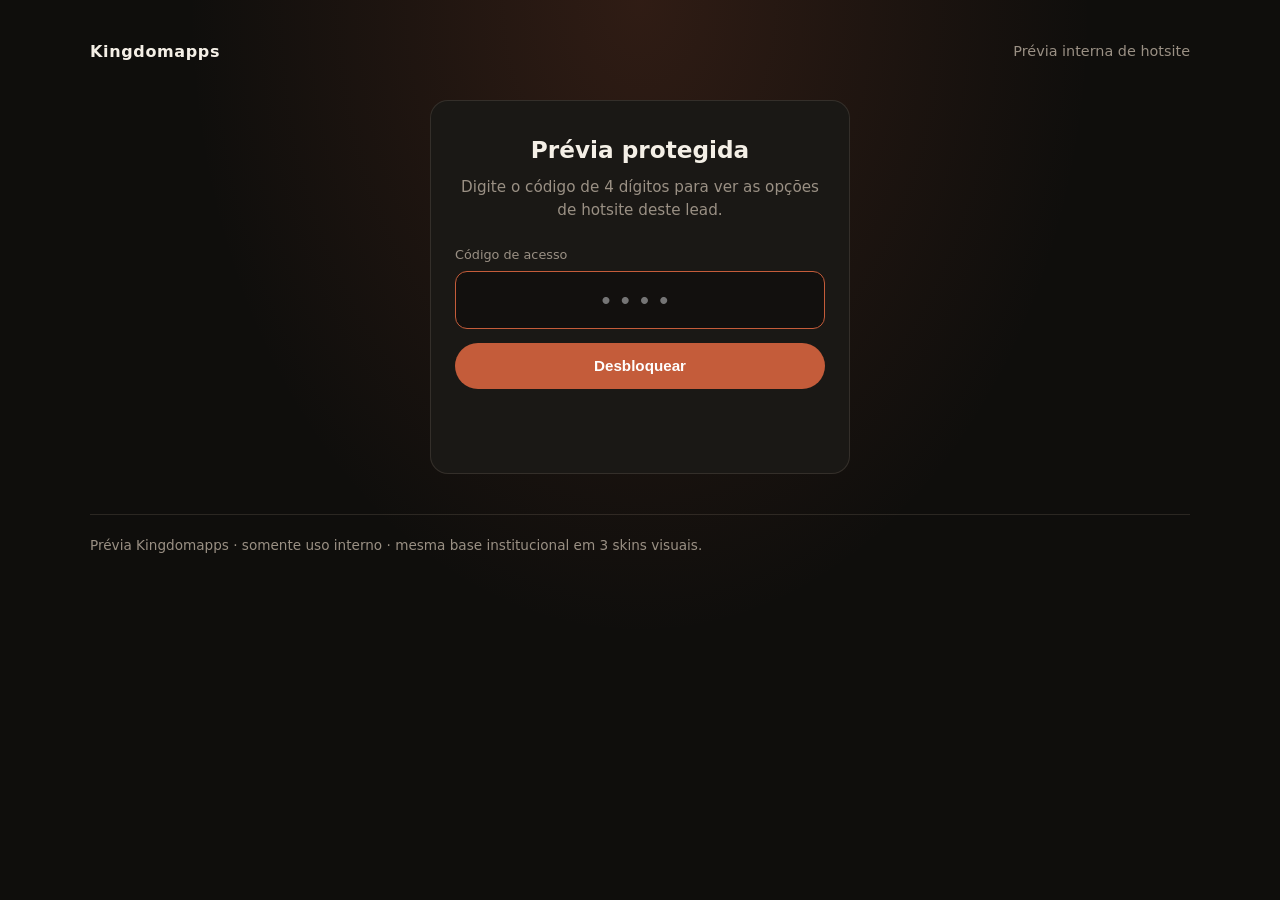
<file: index.html>
<!DOCTYPE html>
<html lang="pt-BR">
<head>
  <meta charset="UTF-8" />
  <meta name="viewport" content="width=device-width, initial-scale=1" />
  <meta name="robots" content="noindex, nofollow" />
  <title>Kingdomapps · Prévia Rango Lovers</title>
  <link rel="stylesheet" href="gate.css" />
<!-- Google tag (gtag.js) -->
<script async src="https://www.googletagmanager.com/gtag/js?id=G-NJ030BJ0Z8"></script>
<script>
  window.dataLayer = window.dataLayer || [];
  function gtag(){dataLayer.push(arguments);}
  gtag('js', new Date());
  gtag('config', 'G-NJ030BJ0Z8');
</script>
<script>/* Kingdomapps GA4 eventos CTA */(function(){try{var ev=function(n,p){try{if(typeof gtag==='function')gtag('event',n,p);}catch(e){}};document.addEventListener('click',function(e){var a=e.target&&e.target.closest?e.target.closest('a[href]'):null;if(!a)return;var h=a.href||'',p={link_url:h};if(a.dataset&&a.dataset.plan)p.plan=a.dataset.plan;if(/wa\.me|api\.whatsapp\.com|whatsapp:/i.test(h))ev('click_whatsapp',p);else if(/ifood/i.test(h))ev('click_ifood',p);else if(/99app|99food|\/\/(www\.)?99\.|food\.99/i.test(h))ev('click_99',p);},true);document.addEventListener('submit',function(e){var f=e.target;ev('generate_lead',{form_id:(f&&(f.id||f.getAttribute('name')))||'form',page_location:location.href});},true);}catch(e){}})();</script>
</head>
<body>
  <div class="shell">
    <div class="brand-row">
      <strong>Kingdomapps</strong>
      <span>Prévia interna de hotsite</span>
    </div>

    <!-- Locked state: no version paths, names, links or iframes -->
    <section id="lock" class="lock" aria-labelledby="lock-title">
      <h1 id="lock-title">Prévia protegida</h1>
      <p>Digite o código de 4 dígitos para ver as opções de hotsite deste lead.</p>
      <form id="pin-form" autocomplete="off">
        <label for="pin-input">Código de acesso</label>
        <input
          id="pin-input"
          name="pin"
          type="password"
          inputmode="numeric"
          pattern="[0-9]*"
          maxlength="4"
          placeholder="••••"
          required
          autofocus
        />
        <button type="submit">Desbloquear</button>
        <p class="err" id="pin-err" role="alert"></p>
      </form>
    </section>

    <!-- Unlocked: populated only by gate.js after auth -->
    <section id="gallery" class="hidden" aria-labelledby="gallery-title">
      <div class="toolbar">
        <button type="button" id="logout">Bloquear de novo</button>
      </div>
      <div class="gallery-head">
        <h1 id="gallery-title">Rango Lovers Restaurante e Hamburgueria Delivery</h1>
        <p>Mesmo conteúdo e comportamento nas três versões — muda só a direção visual. Abra em nova aba para navegar com calma.</p>
      </div>
      <div class="cards" id="cards"></div>
    </section>

    <footer>
      Prévia Kingdomapps · somente uso interno · mesma base institucional em 3 skins visuais.</footer>
  </div>
  <script src="gate.js"></script>
</body>
</html>
</file>
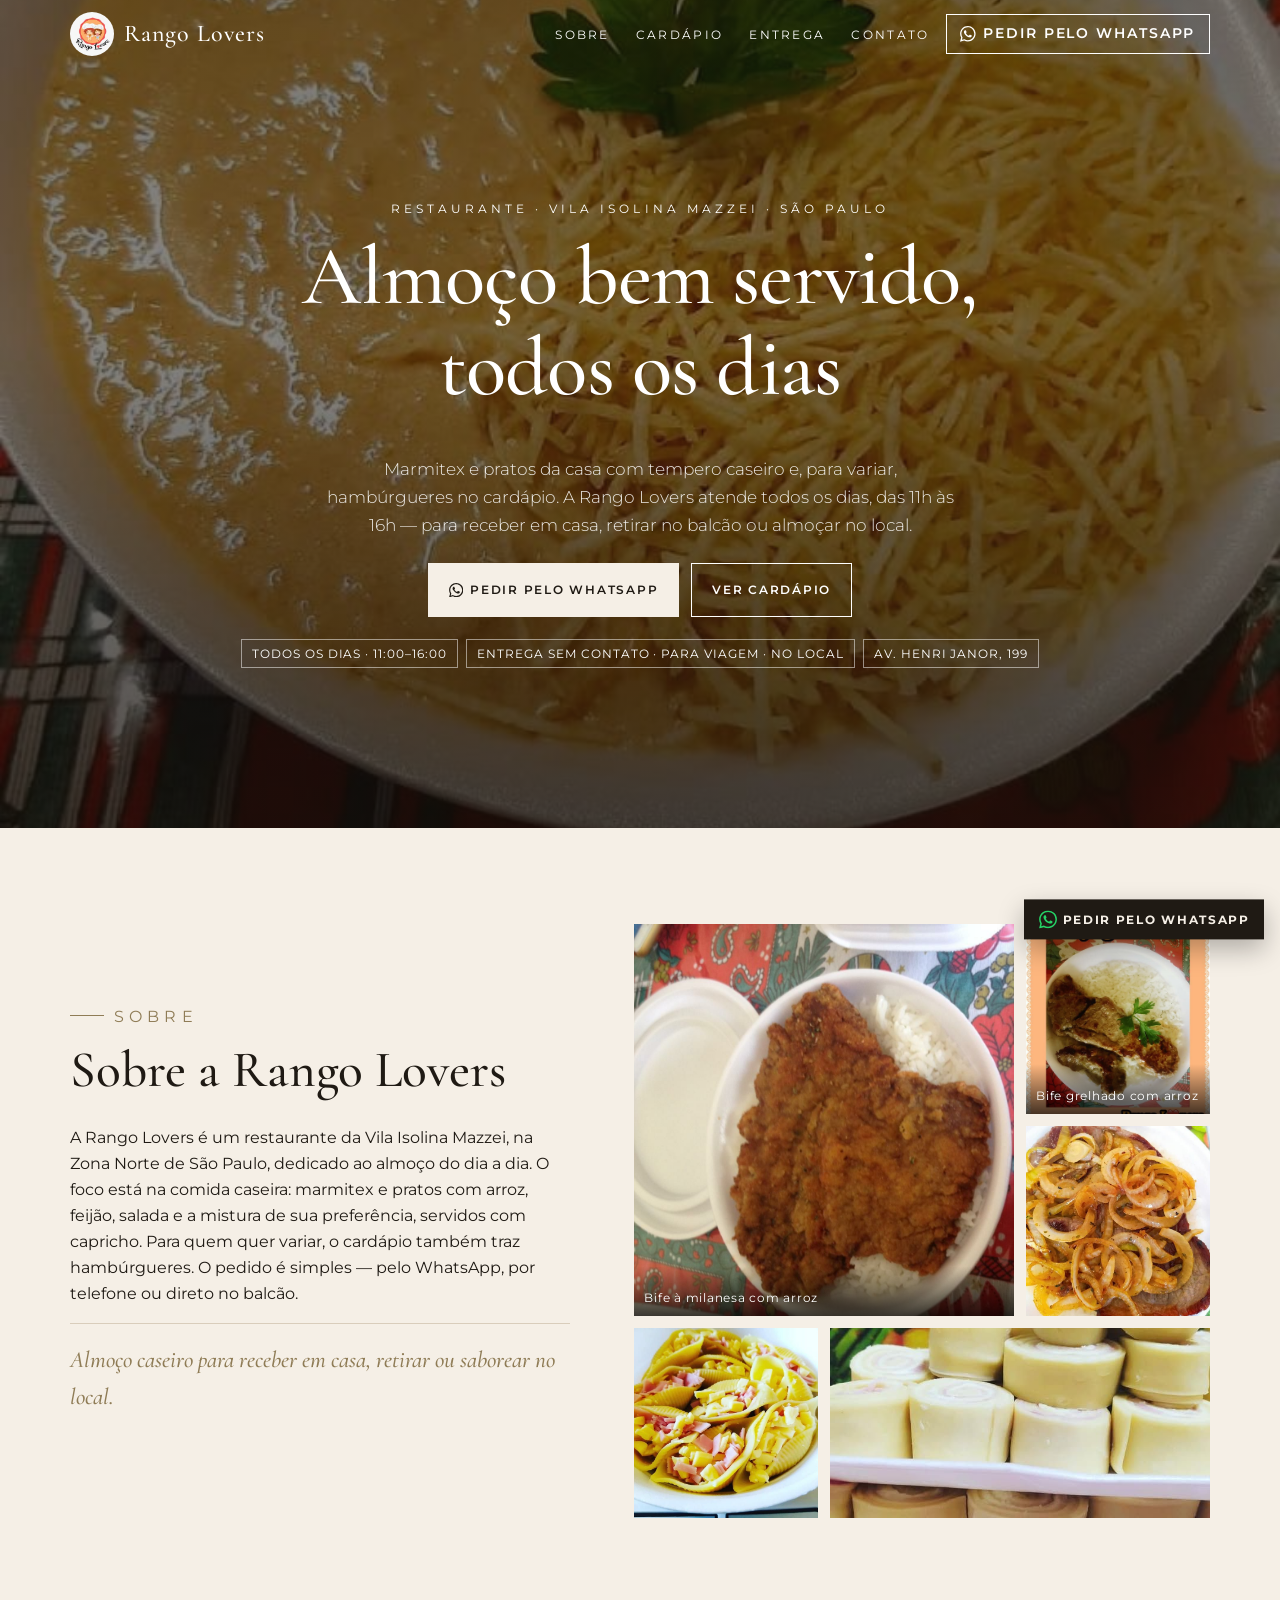
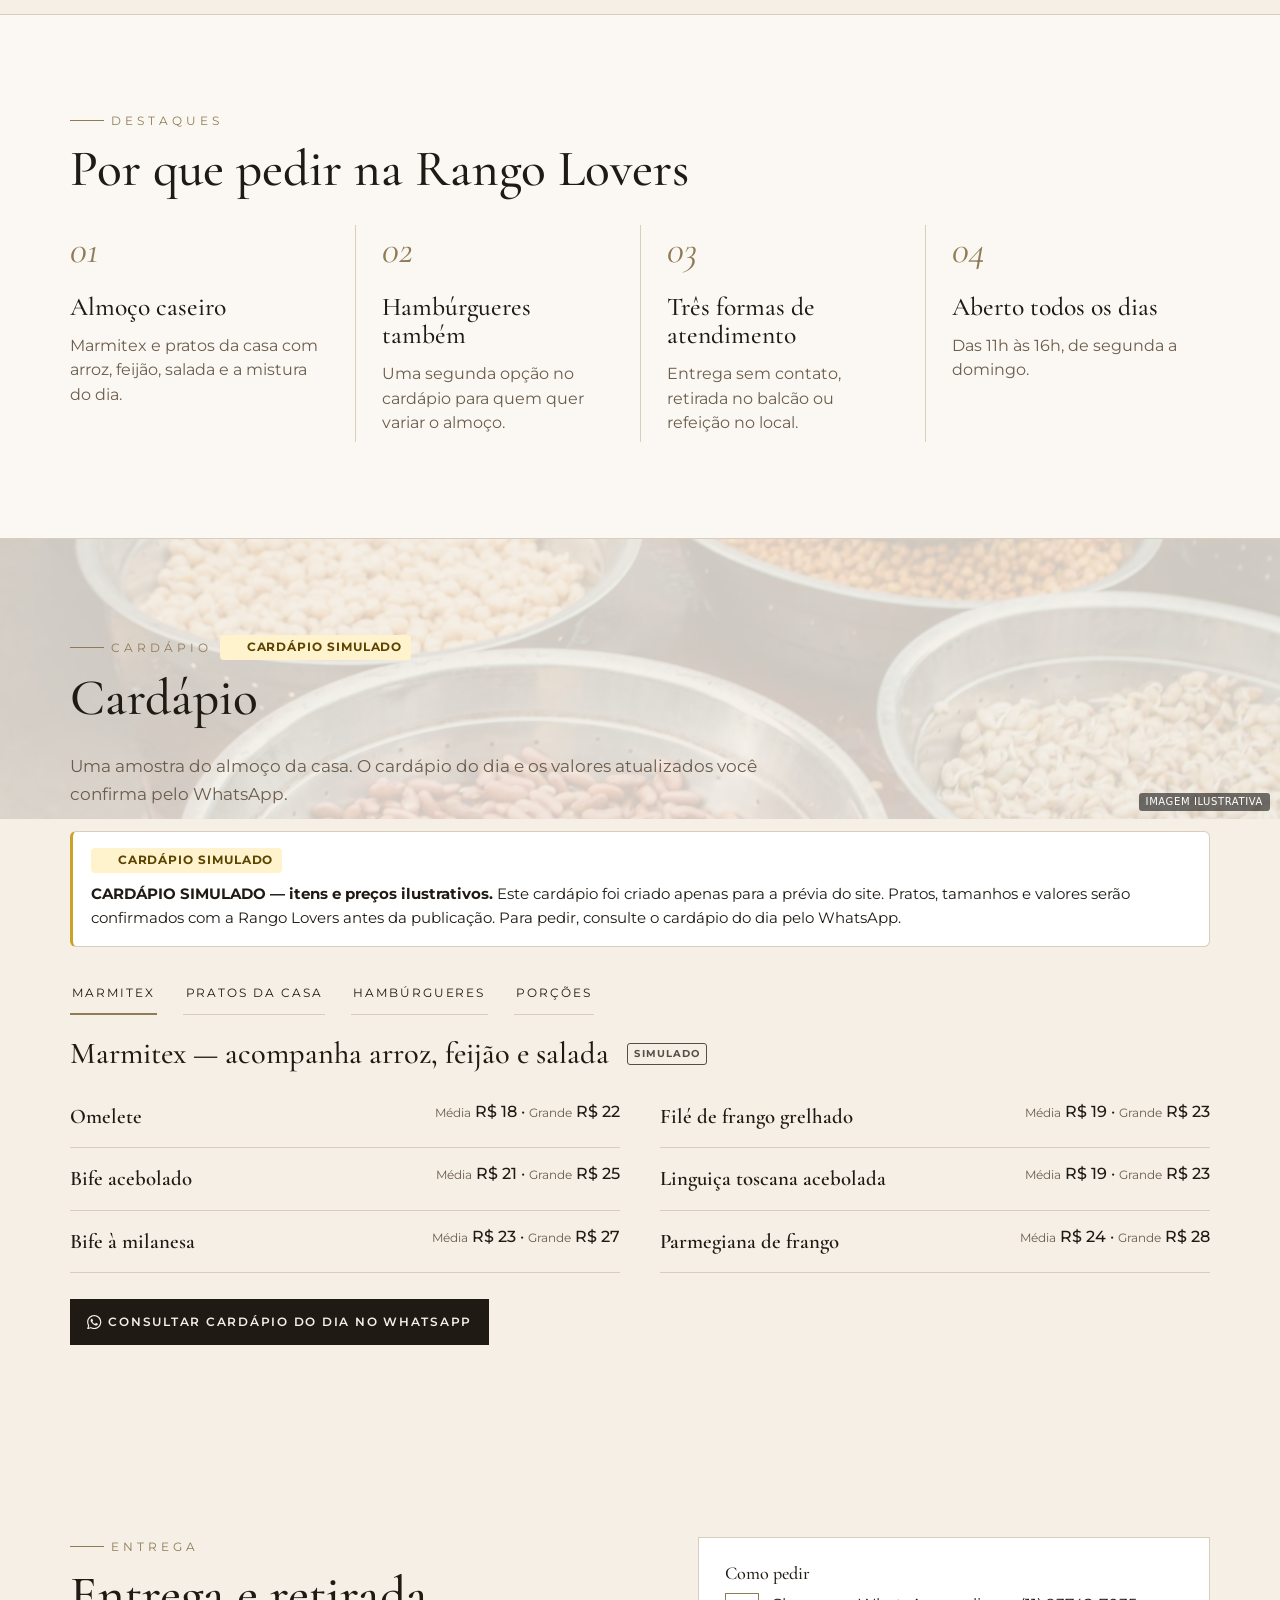
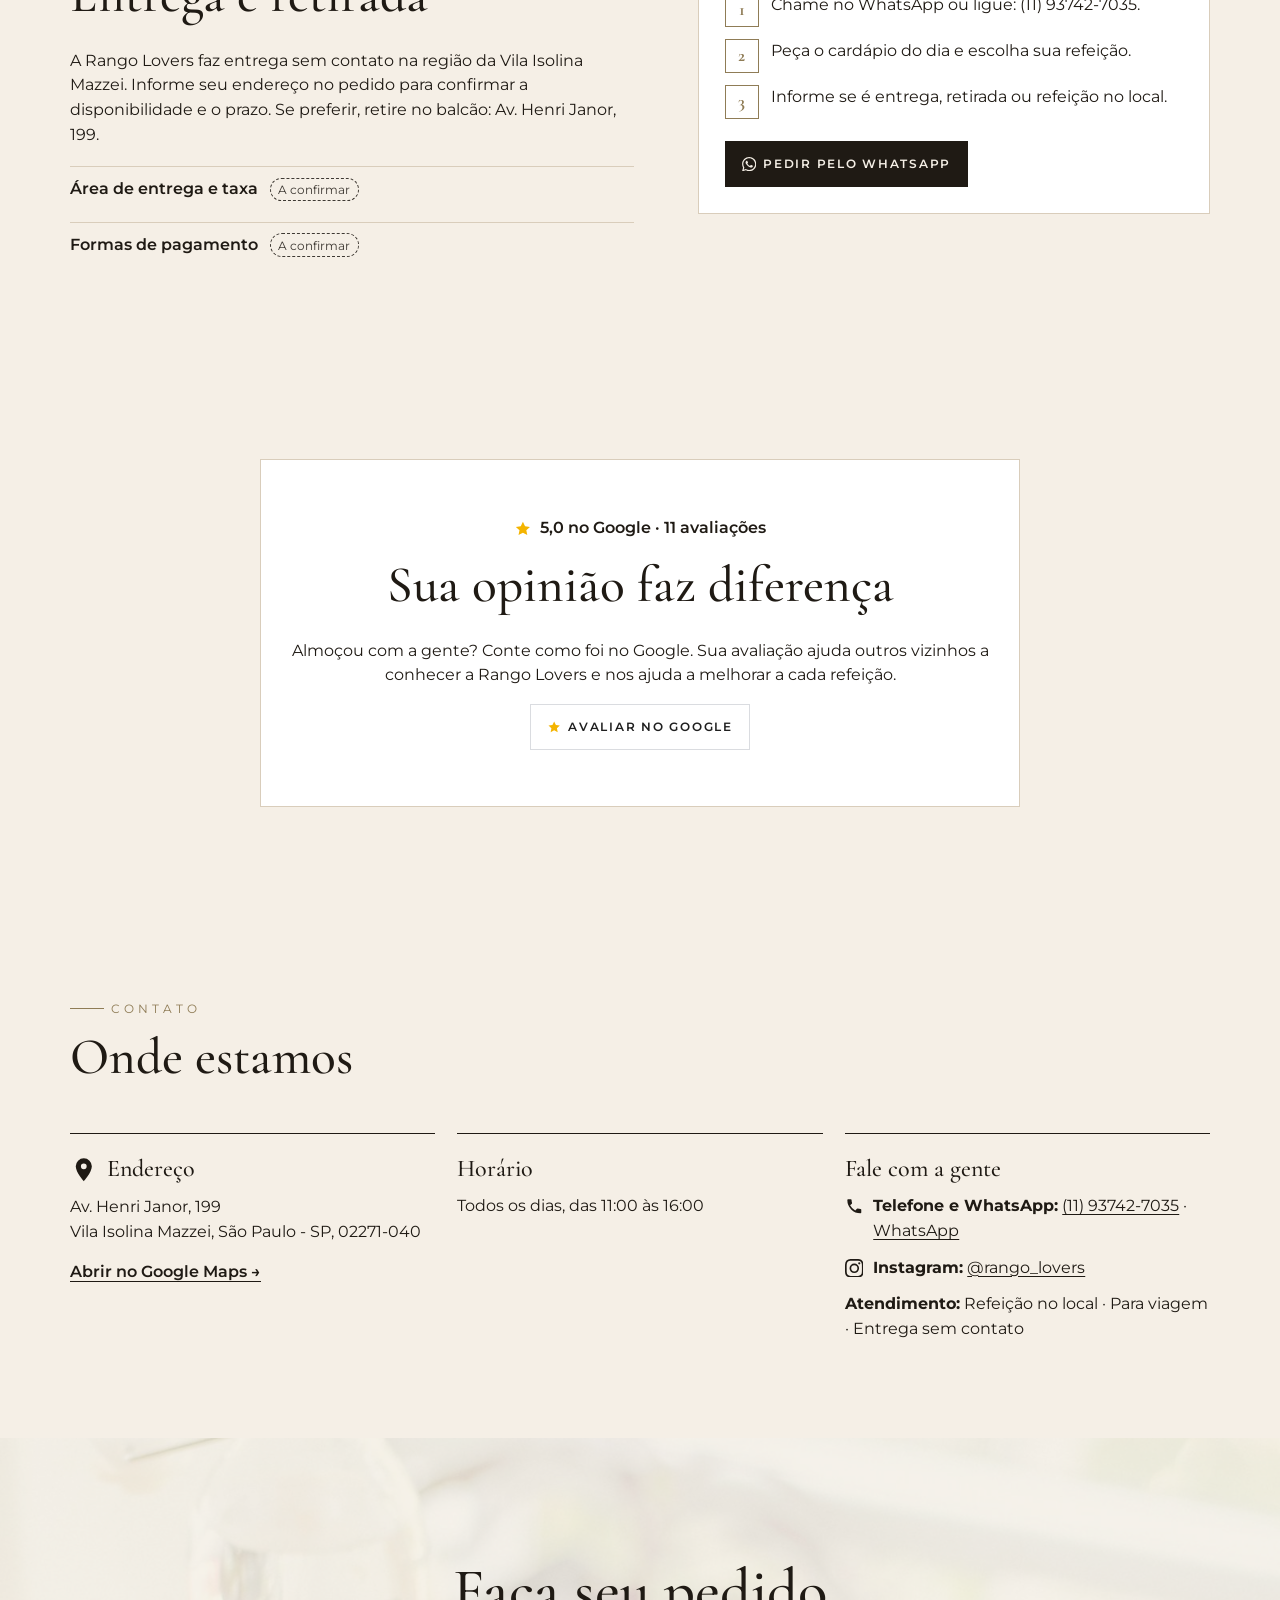
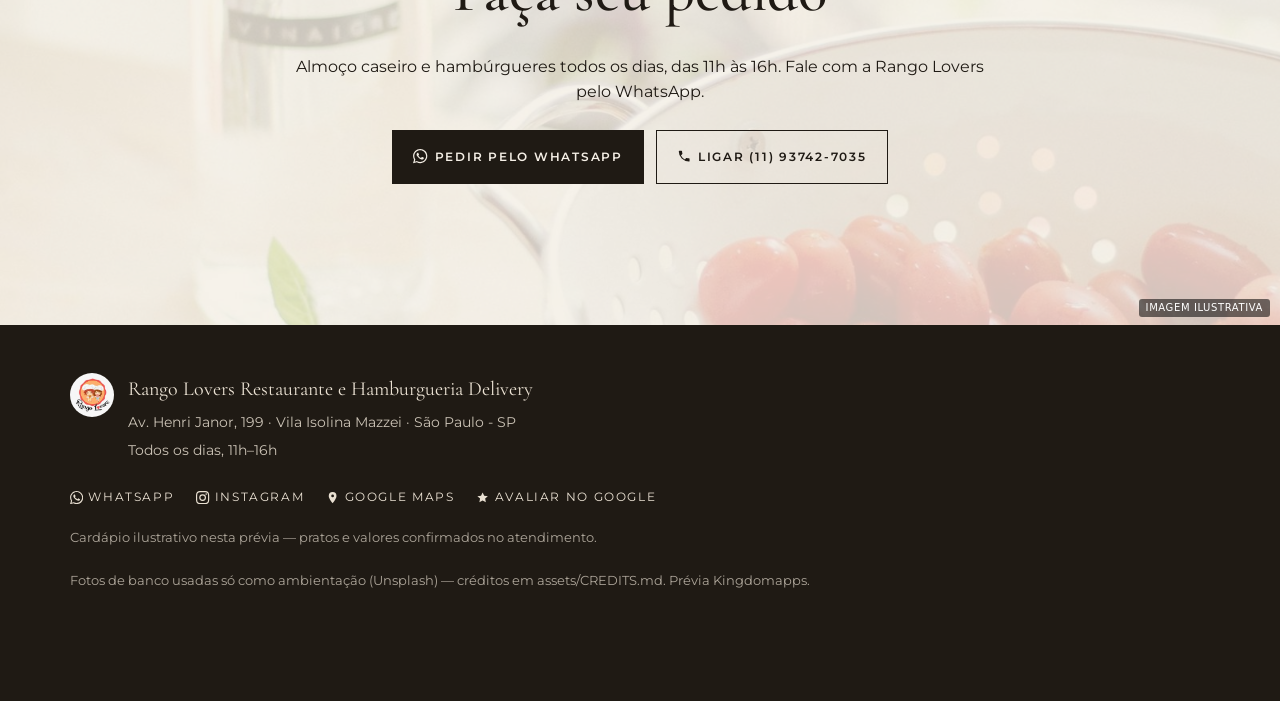
<file: v1/index.html>
<!DOCTYPE html>
<html lang="pt-BR">
<head>
<meta charset="UTF-8" />
<meta name="viewport" content="width=device-width, initial-scale=1" />
<meta name="robots" content="noindex, nofollow" />
<title>Rango Lovers | Almoço, marmitex e hambúrgueres na Vila Isolina Mazzei</title>
<meta name="description" content="Almoço caseiro, marmitex e hambúrgueres na Vila Isolina Mazzei, Zona Norte de São Paulo. Todos os dias, das 11h às 16h. Entrega sem contato, retirada e refeição no local. Peça pelo WhatsApp." />
<meta name="theme-color" content="#1c1714" />
<link rel="preconnect" href="https://fonts.googleapis.com" />
<link rel="preconnect" href="https://fonts.gstatic.com" crossorigin />
<link rel="stylesheet" href="https://fonts.googleapis.com/css2?family=Cormorant+Garamond:ital,wght@0,500;0,600;1,500&family=Montserrat:wght@300;400;500;600&display=swap" />
<link rel="stylesheet" href="../assets/base.css" />
<link rel="stylesheet" href="../assets/skin-a.css" />
<style>:root{--brand:#d9452f;--brand2:#e8a05a;--brand-ink:#1c1714}</style>
<!-- Google tag (gtag.js) -->
<script async src="https://www.googletagmanager.com/gtag/js?id=G-NJ030BJ0Z8"></script>
<script>
  window.dataLayer = window.dataLayer || [];
  function gtag(){dataLayer.push(arguments);}
  gtag('js', new Date());
  gtag('config', 'G-NJ030BJ0Z8');
</script>
<script>/* Kingdomapps GA4 eventos CTA */(function(){try{var ev=function(n,p){try{if(typeof gtag==='function')gtag('event',n,p);}catch(e){}};document.addEventListener('click',function(e){var a=e.target&&e.target.closest?e.target.closest('a[href]'):null;if(!a)return;var h=a.href||'',p={link_url:h};if(a.dataset&&a.dataset.plan)p.plan=a.dataset.plan;if(/wa\.me|api\.whatsapp\.com|whatsapp:/i.test(h))ev('click_whatsapp',p);else if(/ifood/i.test(h))ev('click_ifood',p);else if(/99app|99food|\/\/(www\.)?99\.|food\.99/i.test(h))ev('click_99',p);},true);document.addEventListener('submit',function(e){var f=e.target;ev('generate_lead',{form_id:(f&&(f.id||f.getAttribute('name')))||'form',page_location:location.href});},true);}catch(e){}})();</script>
</head>
<body class="skin-a" data-hours='{"0": [[11, 16]], "1": [[11, 16]], "2": [[11, 16]], "3": [[11, 16]], "4": [[11, 16]], "5": [[11, 16]], "6": [[11, 16]]}' data-hours-unknown='[]'>
<!-- Kingdomapps · base institucional única · skin A (Editorial clássico) · copy: copy.md -->
<a class="skip" href="#conteudo">Pular para o conteúdo</a>
<header class="site-header" id="header">
  <div class="wrap header-inner">
    <a class="brand" href="#topo" aria-label="Rango Lovers — início"><img class="brand-logo" src="../assets/img/logo.jpg" width="150" height="150" alt="Logotipo Rango Lovers" /><span class="brand-word">Rango Lovers</span></a>
    <nav class="site-nav" id="site-nav" aria-label="Principal">
      <ul><li><a href="#sobre">Sobre</a></li><li><a href="#cardapio">Cardápio</a></li><li><a href="#entrega">Entrega</a></li><li><a href="#contato">Contato</a></li></ul>
    </nav>
    <a class="btn btn-wa btn-sm header-cta" href="https://wa.me/5511937427035?text=Ol%C3%A1%21%20Vim%20pelo%20site%20e%20gostaria%20de%20ver%20o%20card%C3%A1pio%20do%20dia." target="_blank" rel="noopener"><svg viewBox="0 0 24 24" aria-hidden="true" focusable="false"><path fill="currentColor" d="M17.47 14.38c-.3-.15-1.76-.87-2.03-.97-.27-.1-.47-.15-.67.15-.2.3-.77.97-.94 1.16-.17.2-.35.22-.64.07-.3-.15-1.26-.46-2.39-1.47-.88-.79-1.48-1.76-1.65-2.06-.17-.3-.02-.46.13-.6.13-.14.3-.35.45-.52.15-.17.2-.3.3-.5.1-.2.05-.37-.03-.52-.07-.15-.67-1.61-.92-2.2-.24-.58-.49-.5-.67-.51h-.57c-.2 0-.52.07-.8.37-.27.3-1.04 1.02-1.04 2.48s1.07 2.88 1.21 3.07c.15.2 2.1 3.2 5.08 4.49.71.31 1.26.49 1.7.63.71.22 1.36.19 1.87.12.57-.09 1.76-.72 2-1.41.25-.7.25-1.29.18-1.41-.08-.13-.27-.2-.57-.35zM12.05 21.78a9.87 9.87 0 0 1-5.03-1.38l-.36-.21-3.74.98 1-3.65-.24-.37a9.86 9.86 0 0 1-1.51-5.26c0-5.45 4.44-9.88 9.89-9.88 2.64 0 5.12 1.03 6.99 2.9a9.83 9.83 0 0 1 2.89 6.99c0 5.45-4.44 9.88-9.89 9.88zm8.41-18.3A11.82 11.82 0 0 0 12.05 0C5.5 0 .16 5.34.16 11.89c0 2.1.55 4.14 1.59 5.95L.06 24l6.3-1.65a11.88 11.88 0 0 0 5.69 1.45c6.55 0 11.89-5.34 11.89-11.89 0-3.18-1.24-6.17-3.48-8.41z"/></svg><span>Pedir pelo WhatsApp</span></a>
    <button class="nav-toggle" type="button" aria-expanded="false" aria-controls="site-nav"><span class="sr-only">Abrir menu</span><span class="bars" aria-hidden="true"></span></button>
  </div>
</header>
<main id="conteudo">
<section class="hero" id="topo" aria-labelledby="hero-title">
  <figure class="hero-media"><img src="../assets/img/fotos-foto-1.jpg" width="768" height="1024" alt="Estrogonofe com arroz e batata palha" fetchpriority="high" /></figure>
  <div class="wrap hero-inner">
    <div class="hero-copy">
      <p class="eyebrow">Restaurante · Vila Isolina Mazzei · São Paulo</p>
      <h1 id="hero-title">Almoço bem servido, todos os dias</h1>
      <p class="lead">Marmitex e pratos da casa com tempero caseiro e, para variar, hambúrgueres no cardápio. A Rango Lovers atende todos os dias, das 11h às 16h — para receber em casa, retirar no balcão ou almoçar no local.</p>
      <p class="open-badge" data-open-badge hidden></p>
      <div class="hero-ctas">
        <a class="btn btn-wa btn-lg" href="https://wa.me/5511937427035?text=Ol%C3%A1%21%20Vim%20pelo%20site%20e%20gostaria%20de%20ver%20o%20card%C3%A1pio%20do%20dia." target="_blank" rel="noopener"><svg viewBox="0 0 24 24" aria-hidden="true" focusable="false"><path fill="currentColor" d="M17.47 14.38c-.3-.15-1.76-.87-2.03-.97-.27-.1-.47-.15-.67.15-.2.3-.77.97-.94 1.16-.17.2-.35.22-.64.07-.3-.15-1.26-.46-2.39-1.47-.88-.79-1.48-1.76-1.65-2.06-.17-.3-.02-.46.13-.6.13-.14.3-.35.45-.52.15-.17.2-.3.3-.5.1-.2.05-.37-.03-.52-.07-.15-.67-1.61-.92-2.2-.24-.58-.49-.5-.67-.51h-.57c-.2 0-.52.07-.8.37-.27.3-1.04 1.02-1.04 2.48s1.07 2.88 1.21 3.07c.15.2 2.1 3.2 5.08 4.49.71.31 1.26.49 1.7.63.71.22 1.36.19 1.87.12.57-.09 1.76-.72 2-1.41.25-.7.25-1.29.18-1.41-.08-.13-.27-.2-.57-.35zM12.05 21.78a9.87 9.87 0 0 1-5.03-1.38l-.36-.21-3.74.98 1-3.65-.24-.37a9.86 9.86 0 0 1-1.51-5.26c0-5.45 4.44-9.88 9.89-9.88 2.64 0 5.12 1.03 6.99 2.9a9.83 9.83 0 0 1 2.89 6.99c0 5.45-4.44 9.88-9.89 9.88zm8.41-18.3A11.82 11.82 0 0 0 12.05 0C5.5 0 .16 5.34.16 11.89c0 2.1.55 4.14 1.59 5.95L.06 24l6.3-1.65a11.88 11.88 0 0 0 5.69 1.45c6.55 0 11.89-5.34 11.89-11.89 0-3.18-1.24-6.17-3.48-8.41z"/></svg><span>Pedir pelo WhatsApp</span></a>
        <a class="btn btn-ghost btn-lg" href="#cardapio">Ver cardápio</a>
      </div>
      <ul class="chips"><li>Todos os dias · 11:00–16:00</li><li>Entrega sem contato · Para viagem · No local</li><li>Av. Henri Janor, 199</li></ul>
    </div>
  </div>
</section>
<section class="sec sobre" id="sobre" aria-labelledby="sobre-title">
  <div class="wrap sobre-grid">
    <div class="sobre-copy">
      <p class="kicker">Sobre</p>
      <h2 id="sobre-title">Sobre a Rango Lovers</h2>
      <p>A Rango Lovers é um restaurante da Vila Isolina Mazzei, na Zona Norte de São Paulo, dedicado ao almoço do dia a dia. O foco está na comida caseira: marmitex e pratos com arroz, feijão, salada e a mistura de sua preferência, servidos com capricho. Para quem quer variar, o cardápio também traz hambúrgueres. O pedido é simples — pelo WhatsApp, por telefone ou direto no balcão.</p>
      <p class="apoio">Almoço caseiro para receber em casa, retirar ou saborear no local.</p>
    </div>
    <div class="gallery" aria-label="Fotos de Rango Lovers"><figure class="g-item g-1"><img src="../assets/img/fotos-foto-3.jpg" width="960" height="960" alt="Bife à milanesa com arroz" loading="lazy" decoding="async" /><figcaption>Bife à milanesa com arroz</figcaption></figure><figure class="g-item g-2"><img src="../assets/img/fotos-foto-4.jpg" width="869" height="1024" alt="Bife grelhado com arroz" loading="lazy" decoding="async" /><figcaption>Bife grelhado com arroz</figcaption></figure><figure class="g-item g-3"><img src="../assets/img/fotos-foto-ig-1.jpg" width="640" height="640" alt="Prato da Rango Lovers (foto do Instagram @rango_lovers)" loading="lazy" decoding="async" /></figure><figure class="g-item g-4"><img src="../assets/img/fotos-foto-ig-2.jpg" width="640" height="640" alt="Prato da Rango Lovers (foto do Instagram @rango_lovers)" loading="lazy" decoding="async" /></figure><figure class="g-item g-5"><img src="../assets/img/fotos-foto-ig-3.jpg" width="640" height="640" alt="Prato da Rango Lovers (foto do Instagram @rango_lovers)" loading="lazy" decoding="async" /></figure></div>
  </div>
</section>
<section class="sec destaques" id="destaques" aria-labelledby="dest-title">
  <div class="wrap">
    <p class="kicker">Destaques</p>
    <h2 id="dest-title">Por que pedir na Rango Lovers</h2>
    <ul class="feats"><li class="feat"><span class="feat-n" aria-hidden="true">01</span><h3>Almoço caseiro</h3><p>Marmitex e pratos da casa com arroz, feijão, salada e a mistura do dia.</p></li><li class="feat"><span class="feat-n" aria-hidden="true">02</span><h3>Hambúrgueres também</h3><p>Uma segunda opção no cardápio para quem quer variar o almoço.</p></li><li class="feat"><span class="feat-n" aria-hidden="true">03</span><h3>Três formas de atendimento</h3><p>Entrega sem contato, retirada no balcão ou refeição no local.</p></li><li class="feat"><span class="feat-n" aria-hidden="true">04</span><h3>Aberto todos os dias</h3><p>Das 11h às 16h, de segunda a domingo.</p></li></ul>
  </div>
</section>
<section class="sec cardapio" id="cardapio" aria-labelledby="menu-title">
  <div class="amb amb-menu" style="--amb:url('../assets/img/ambiente-beans.jpg')" aria-hidden="true"><span class="amb-tag">Imagem ilustrativa</span></div>
  <div class="wrap">
    <div class="menu-head">
      <p class="kicker">Cardápio <span class="sim-badge">Cardápio simulado</span></p>
      <h2 id="menu-title">Cardápio</h2>
      <p class="lead">Uma amostra do almoço da casa. O cardápio do dia e os valores atualizados você confirma pelo WhatsApp.</p>
    </div>
    <div class="sim-notice" role="note"><span class="sim-badge">Cardápio simulado</span><p><strong>CARDÁPIO SIMULADO — itens e preços ilustrativos.</strong> Este cardápio foi criado apenas para a prévia do site. Pratos, tamanhos e valores serão confirmados com a Rango Lovers antes da publicação. Para pedir, consulte o cardápio do dia pelo WhatsApp.</p></div>
    <div class="menu-tabs" role="tablist" aria-label="Categorias do cardápio"><button type="button" role="tab" id="tab-0" aria-controls="menu-0" aria-selected="true">Marmitex</button><button type="button" role="tab" id="tab-1" aria-controls="menu-1" aria-selected="false" tabindex="-1">Pratos da casa</button><button type="button" role="tab" id="tab-2" aria-controls="menu-2" aria-selected="false" tabindex="-1">Hambúrgueres</button><button type="button" role="tab" id="tab-3" aria-controls="menu-3" aria-selected="false" tabindex="-1">Porções</button></div>
    <div class="menu-panel" role="tabpanel" id="menu-0" aria-labelledby="tab-0" tabindex="0"><h3 class="menu-cat">Marmitex — acompanha arroz, feijão e salada <span class="sim-tag">Simulado</span></h3><ul class="menu-list"><li class="mi"><span class="mi-name">Omelete</span><span class="mi-price"><span class="pl">Média</span> R$ 18 · <span class="pl">Grande</span> R$ 22</span></li><li class="mi"><span class="mi-name">Filé de frango grelhado</span><span class="mi-price"><span class="pl">Média</span> R$ 19 · <span class="pl">Grande</span> R$ 23</span></li><li class="mi"><span class="mi-name">Bife acebolado</span><span class="mi-price"><span class="pl">Média</span> R$ 21 · <span class="pl">Grande</span> R$ 25</span></li><li class="mi"><span class="mi-name">Linguiça toscana acebolada</span><span class="mi-price"><span class="pl">Média</span> R$ 19 · <span class="pl">Grande</span> R$ 23</span></li><li class="mi"><span class="mi-name">Bife à milanesa</span><span class="mi-price"><span class="pl">Média</span> R$ 23 · <span class="pl">Grande</span> R$ 27</span></li><li class="mi"><span class="mi-name">Parmegiana de frango</span><span class="mi-price"><span class="pl">Média</span> R$ 24 · <span class="pl">Grande</span> R$ 28</span></li></ul></div><div class="menu-panel" role="tabpanel" id="menu-1" aria-labelledby="tab-1" tabindex="0" hidden><h3 class="menu-cat">Pratos da casa <span class="sim-tag">Simulado</span></h3><ul class="menu-list"><li class="mi"><span class="mi-name">Estrogonofe de frango</span><span class="mi-desc">Com arroz e batata palha</span><span class="mi-price">R$ 25</span></li><li class="mi"><span class="mi-name">Bife grelhado</span><span class="mi-desc">Com arroz, feijão e salada</span><span class="mi-price">R$ 24</span></li><li class="mi"><span class="mi-name">Parmegiana da casa</span><span class="mi-desc">Bovina ou frango, com molho de tomate e mussarela gratinada</span><span class="mi-price">R$ 32</span></li></ul></div><div class="menu-panel" role="tabpanel" id="menu-2" aria-labelledby="tab-2" tabindex="0" hidden><h3 class="menu-cat">Hambúrgueres <span class="sim-tag">Simulado</span></h3><ul class="menu-list"><li class="mi"><span class="mi-name">Clássico</span><span class="mi-desc">Hambúrguer, queijo, alface, tomate e maionese</span><span class="mi-price">R$ 24</span></li><li class="mi"><span class="mi-name">Bacon</span><span class="mi-desc">Hambúrguer, queijo e bacon</span><span class="mi-price">R$ 28</span></li><li class="mi"><span class="mi-name">Completo</span><span class="mi-desc">Hambúrguer, queijo, presunto, ovo, bacon e salada</span><span class="mi-price">R$ 34</span></li><li class="mi"><span class="mi-name">Frango</span><span class="mi-desc">Filé de frango, queijo e salada</span><span class="mi-price">R$ 26</span></li></ul></div><div class="menu-panel" role="tabpanel" id="menu-3" aria-labelledby="tab-3" tabindex="0" hidden><h3 class="menu-cat">Porções <span class="sim-tag">Simulado</span></h3><ul class="menu-list"><li class="mi"><span class="mi-name">Batata frita</span><span class="mi-price">R$ 20</span></li><li class="mi"><span class="mi-name">Calabresa acebolada</span><span class="mi-price">R$ 26</span></li><li class="mi"><span class="mi-name">Frango a passarinho</span><span class="mi-price">R$ 35</span></li></ul></div>
    <div class="menu-cta"><a class="btn btn-wa" href="https://wa.me/5511937427035?text=Ol%C3%A1%21%20Vim%20pelo%20site%20e%20gostaria%20de%20ver%20o%20card%C3%A1pio%20do%20dia." target="_blank" rel="noopener"><svg viewBox="0 0 24 24" aria-hidden="true" focusable="false"><path fill="currentColor" d="M17.47 14.38c-.3-.15-1.76-.87-2.03-.97-.27-.1-.47-.15-.67.15-.2.3-.77.97-.94 1.16-.17.2-.35.22-.64.07-.3-.15-1.26-.46-2.39-1.47-.88-.79-1.48-1.76-1.65-2.06-.17-.3-.02-.46.13-.6.13-.14.3-.35.45-.52.15-.17.2-.3.3-.5.1-.2.05-.37-.03-.52-.07-.15-.67-1.61-.92-2.2-.24-.58-.49-.5-.67-.51h-.57c-.2 0-.52.07-.8.37-.27.3-1.04 1.02-1.04 2.48s1.07 2.88 1.21 3.07c.15.2 2.1 3.2 5.08 4.49.71.31 1.26.49 1.7.63.71.22 1.36.19 1.87.12.57-.09 1.76-.72 2-1.41.25-.7.25-1.29.18-1.41-.08-.13-.27-.2-.57-.35zM12.05 21.78a9.87 9.87 0 0 1-5.03-1.38l-.36-.21-3.74.98 1-3.65-.24-.37a9.86 9.86 0 0 1-1.51-5.26c0-5.45 4.44-9.88 9.89-9.88 2.64 0 5.12 1.03 6.99 2.9a9.83 9.83 0 0 1 2.89 6.99c0 5.45-4.44 9.88-9.89 9.88zm8.41-18.3A11.82 11.82 0 0 0 12.05 0C5.5 0 .16 5.34.16 11.89c0 2.1.55 4.14 1.59 5.95L.06 24l6.3-1.65a11.88 11.88 0 0 0 5.69 1.45c6.55 0 11.89-5.34 11.89-11.89 0-3.18-1.24-6.17-3.48-8.41z"/></svg><span>Consultar cardápio do dia no WhatsApp</span></a></div>
  </div>
</section>
<section class="sec entrega" id="entrega" aria-labelledby="ent-title">
  <div class="wrap entrega-grid">
    <div>
      <p class="kicker">Entrega</p>
      <h2 id="ent-title">Entrega e retirada</h2>
      <p>A Rango Lovers faz entrega sem contato na região da Vila Isolina Mazzei. Informe seu endereço no pedido para confirmar a disponibilidade e o prazo. Se preferir, retire no balcão: Av. Henri Janor, 199.</p>
      <dl class="kv"><div><dt>Área de entrega e taxa</dt><dd><span class="tbc">A confirmar</span></dd></div><div><dt>Formas de pagamento</dt><dd><span class="tbc">A confirmar</span></dd></div></dl>
    </div>
    <div class="steps-box">
      <h3>Como pedir</h3><ol class="steps"><li>Chame no WhatsApp ou ligue: (11) 93742-7035.</li><li>Peça o cardápio do dia e escolha sua refeição.</li><li>Informe se é entrega, retirada ou refeição no local.</li></ol>
      <div class="order-links"><a class="btn btn-wa" href="https://wa.me/5511937427035?text=Ol%C3%A1%21%20Vim%20pelo%20site%20e%20gostaria%20de%20ver%20o%20card%C3%A1pio%20do%20dia." target="_blank" rel="noopener"><svg viewBox="0 0 24 24" aria-hidden="true" focusable="false"><path fill="currentColor" d="M17.47 14.38c-.3-.15-1.76-.87-2.03-.97-.27-.1-.47-.15-.67.15-.2.3-.77.97-.94 1.16-.17.2-.35.22-.64.07-.3-.15-1.26-.46-2.39-1.47-.88-.79-1.48-1.76-1.65-2.06-.17-.3-.02-.46.13-.6.13-.14.3-.35.45-.52.15-.17.2-.3.3-.5.1-.2.05-.37-.03-.52-.07-.15-.67-1.61-.92-2.2-.24-.58-.49-.5-.67-.51h-.57c-.2 0-.52.07-.8.37-.27.3-1.04 1.02-1.04 2.48s1.07 2.88 1.21 3.07c.15.2 2.1 3.2 5.08 4.49.71.31 1.26.49 1.7.63.71.22 1.36.19 1.87.12.57-.09 1.76-.72 2-1.41.25-.7.25-1.29.18-1.41-.08-.13-.27-.2-.57-.35zM12.05 21.78a9.87 9.87 0 0 1-5.03-1.38l-.36-.21-3.74.98 1-3.65-.24-.37a9.86 9.86 0 0 1-1.51-5.26c0-5.45 4.44-9.88 9.89-9.88 2.64 0 5.12 1.03 6.99 2.9a9.83 9.83 0 0 1 2.89 6.99c0 5.45-4.44 9.88-9.89 9.88zm8.41-18.3A11.82 11.82 0 0 0 12.05 0C5.5 0 .16 5.34.16 11.89c0 2.1.55 4.14 1.59 5.95L.06 24l6.3-1.65a11.88 11.88 0 0 0 5.69 1.45c6.55 0 11.89-5.34 11.89-11.89 0-3.18-1.24-6.17-3.48-8.41z"/></svg><span>Pedir pelo WhatsApp</span></a></div>
    </div>
  </div>
</section>
<section class="sec avaliar review-band" id="avaliar" aria-labelledby="av-title">
  <div class="wrap avaliar-inner">
    <p class="selo"><svg viewBox="0 0 24 24" aria-hidden="true" focusable="false"><path fill="currentColor" d="M12 2.5l2.9 6 6.6.8-4.9 4.5 1.3 6.5L12 17.1l-5.9 3.2 1.3-6.5L2.5 9.3l6.6-.8z"/></svg><span>5,0 no Google · 11 avaliações</span></p>
    <h2 id="av-title">Sua opinião faz diferença</h2>
    <p>Almoçou com a gente? Conte como foi no Google. Sua avaliação ajuda outros vizinhos a conhecer a Rango Lovers e nos ajuda a melhorar a cada refeição.</p>
    <a class="btn btn-review" href="https://search.google.com/local/writereview?placeid=ChIJkTZjzln1zpQRoMhv1bwdOF4" target="_blank" rel="noopener"><svg viewBox="0 0 24 24" aria-hidden="true" focusable="false"><path fill="currentColor" d="M12 2.5l2.9 6 6.6.8-4.9 4.5 1.3 6.5L12 17.1l-5.9 3.2 1.3-6.5L2.5 9.3l6.6-.8z"/></svg><span>Avaliar no Google</span></a>
  </div>
</section>
<section class="sec contato" id="contato" aria-labelledby="ct-title">
  <div class="wrap contato-grid">
    <div class="ct-head">
      <p class="kicker">Contato</p>
      <h2 id="ct-title">Onde estamos</h2>
      
    </div>
    <div class="ct-card">
      <h3><svg viewBox="0 0 24 24" aria-hidden="true" focusable="false"><path fill="currentColor" d="M12 2a7 7 0 0 0-7 7c0 5.25 7 13 7 13s7-7.75 7-13a7 7 0 0 0-7-7zm0 9.5a2.5 2.5 0 1 1 0-5 2.5 2.5 0 0 1 0 5z"/></svg><span>Endereço</span></h3>
      <p>Av. Henri Janor, 199<br />Vila Isolina Mazzei, São Paulo - SP, 02271-040</p>
      <a class="text-link" href="https://www.google.com/maps/place/Rango+Lovers+Restaurante+e+Hamburgueria+Delivery/data=!4m7!3m6!1s0x94cef559ce633691:0x5e381dbcd56fc8a0!8m2!3d-23.4699314!4d-46.5895767!16s%2Fg%2F11lrlq2khb" target="_blank" rel="noopener">Abrir no Google Maps →</a>
    </div>
    <div class="ct-card">
      <h3>Horário</h3>
      <p>Todos os dias, das 11:00 às 16:00</p>
      <p class="open-badge" data-open-badge hidden></p>
    </div>
    <div class="ct-card">
      <h3>Fale com a gente</h3>
      <ul class="ct-list"><li><svg viewBox="0 0 24 24" aria-hidden="true" focusable="false"><path fill="currentColor" d="M6.6 10.8a15.1 15.1 0 0 0 6.6 6.6l2.2-2.2a1 1 0 0 1 1-.25 11.4 11.4 0 0 0 3.6.57 1 1 0 0 1 1 1V20a1 1 0 0 1-1 1A17 17 0 0 1 3 4a1 1 0 0 1 1-1h3.5a1 1 0 0 1 1 1c0 1.25.2 2.45.57 3.57a1 1 0 0 1-.25 1z"/></svg><span><strong>Telefone e WhatsApp:</strong> <a href="tel:+5511937427035">(11) 93742-7035</a> · <a href="https://wa.me/5511937427035?text=Ol%C3%A1%21%20Vim%20pelo%20site%20e%20gostaria%20de%20ver%20o%20card%C3%A1pio%20do%20dia." target="_blank" rel="noopener">WhatsApp</a></span></li><li><svg viewBox="0 0 24 24" aria-hidden="true" focusable="false"><path fill="currentColor" d="M12 2.2c3.2 0 3.58.01 4.85.07 3.25.15 4.77 1.69 4.92 4.92.06 1.27.07 1.65.07 4.85s-.01 3.58-.07 4.85c-.15 3.23-1.66 4.77-4.92 4.92-1.27.06-1.65.07-4.85.07s-3.58-.01-4.85-.07c-3.26-.15-4.77-1.7-4.92-4.92C2.17 15.58 2.16 15.2 2.16 12s.01-3.58.07-4.85C2.38 3.92 3.9 2.38 7.15 2.23 8.42 2.17 8.8 2.16 12 2.16zM12 0C8.74 0 8.33.01 7.05.07 2.7.27.27 2.69.07 7.05.01 8.33 0 8.74 0 12s.01 3.67.07 4.95c.2 4.36 2.62 6.78 6.98 6.98C8.33 23.99 8.74 24 12 24s3.67-.01 4.95-.07c4.35-.2 6.78-2.62 6.98-6.98.06-1.28.07-1.69.07-4.95s-.01-3.67-.07-4.95c-.2-4.35-2.62-6.78-6.98-6.98C15.67.01 15.26 0 12 0zm0 5.84a6.16 6.16 0 1 0 0 12.32 6.16 6.16 0 0 0 0-12.32zM12 16a4 4 0 1 1 0-8 4 4 0 0 1 0 8zm6.4-11.85a1.44 1.44 0 1 0 0 2.88 1.44 1.44 0 0 0 0-2.88z"/></svg><span><strong>Instagram:</strong> <a href="https://instagram.com/rango_lovers" target="_blank" rel="noopener">@rango_lovers</a></span></li><li class="atend"><span><strong>Atendimento:</strong> Refeição no local · Para viagem · Entrega sem contato</span></li></ul>
    </div>
  </div>
</section>
<section class="sec cta-final cta-band" id="cta-final" aria-labelledby="cta-title">
  <div class="amb amb-cta" style="--amb:url('../assets/img/ambiente-tomatoes-strainer.jpg')" aria-hidden="true"><span class="amb-tag">Imagem ilustrativa</span></div>
  <div class="wrap cta-inner">
    <h2 id="cta-title">Faça seu pedido</h2>
    <p>Almoço caseiro e hambúrgueres todos os dias, das 11h às 16h. Fale com a Rango Lovers pelo WhatsApp.</p>
    <div class="hero-ctas"><a class="btn btn-wa btn-lg" href="https://wa.me/5511937427035?text=Ol%C3%A1%21%20Vim%20pelo%20site%20e%20gostaria%20de%20ver%20o%20card%C3%A1pio%20do%20dia." target="_blank" rel="noopener"><svg viewBox="0 0 24 24" aria-hidden="true" focusable="false"><path fill="currentColor" d="M17.47 14.38c-.3-.15-1.76-.87-2.03-.97-.27-.1-.47-.15-.67.15-.2.3-.77.97-.94 1.16-.17.2-.35.22-.64.07-.3-.15-1.26-.46-2.39-1.47-.88-.79-1.48-1.76-1.65-2.06-.17-.3-.02-.46.13-.6.13-.14.3-.35.45-.52.15-.17.2-.3.3-.5.1-.2.05-.37-.03-.52-.07-.15-.67-1.61-.92-2.2-.24-.58-.49-.5-.67-.51h-.57c-.2 0-.52.07-.8.37-.27.3-1.04 1.02-1.04 2.48s1.07 2.88 1.21 3.07c.15.2 2.1 3.2 5.08 4.49.71.31 1.26.49 1.7.63.71.22 1.36.19 1.87.12.57-.09 1.76-.72 2-1.41.25-.7.25-1.29.18-1.41-.08-.13-.27-.2-.57-.35zM12.05 21.78a9.87 9.87 0 0 1-5.03-1.38l-.36-.21-3.74.98 1-3.65-.24-.37a9.86 9.86 0 0 1-1.51-5.26c0-5.45 4.44-9.88 9.89-9.88 2.64 0 5.12 1.03 6.99 2.9a9.83 9.83 0 0 1 2.89 6.99c0 5.45-4.44 9.88-9.89 9.88zm8.41-18.3A11.82 11.82 0 0 0 12.05 0C5.5 0 .16 5.34.16 11.89c0 2.1.55 4.14 1.59 5.95L.06 24l6.3-1.65a11.88 11.88 0 0 0 5.69 1.45c6.55 0 11.89-5.34 11.89-11.89 0-3.18-1.24-6.17-3.48-8.41z"/></svg><span>Pedir pelo WhatsApp</span></a><a class="btn btn-ghost btn-lg" href="tel:+5511937427035"><svg viewBox="0 0 24 24" aria-hidden="true" focusable="false"><path fill="currentColor" d="M6.6 10.8a15.1 15.1 0 0 0 6.6 6.6l2.2-2.2a1 1 0 0 1 1-.25 11.4 11.4 0 0 0 3.6.57 1 1 0 0 1 1 1V20a1 1 0 0 1-1 1A17 17 0 0 1 3 4a1 1 0 0 1 1-1h3.5a1 1 0 0 1 1 1c0 1.25.2 2.45.57 3.57a1 1 0 0 1-.25 1z"/></svg><span>Ligar (11) 93742-7035</span></a></div>
  </div>
</section>
</main>
<footer class="site-footer">
  <div class="wrap footer-inner">
    <div class="f-brand"><img class="brand-logo" src="../assets/img/logo.jpg" width="150" height="150" alt="Logotipo Rango Lovers" /><div><p class="f-name">Rango Lovers Restaurante e Hamburgueria Delivery</p><p>Av. Henri Janor, 199 · Vila Isolina Mazzei · São Paulo - SP</p><p>Todos os dias, 11h–16h</p></div></div>
    <nav class="f-links" aria-label="Links"><a href="https://wa.me/5511937427035?text=Ol%C3%A1%21%20Vim%20pelo%20site%20e%20gostaria%20de%20ver%20o%20card%C3%A1pio%20do%20dia." target="_blank" rel="noopener"><svg viewBox="0 0 24 24" aria-hidden="true" focusable="false"><path fill="currentColor" d="M17.47 14.38c-.3-.15-1.76-.87-2.03-.97-.27-.1-.47-.15-.67.15-.2.3-.77.97-.94 1.16-.17.2-.35.22-.64.07-.3-.15-1.26-.46-2.39-1.47-.88-.79-1.48-1.76-1.65-2.06-.17-.3-.02-.46.13-.6.13-.14.3-.35.45-.52.15-.17.2-.3.3-.5.1-.2.05-.37-.03-.52-.07-.15-.67-1.61-.92-2.2-.24-.58-.49-.5-.67-.51h-.57c-.2 0-.52.07-.8.37-.27.3-1.04 1.02-1.04 2.48s1.07 2.88 1.21 3.07c.15.2 2.1 3.2 5.08 4.49.71.31 1.26.49 1.7.63.71.22 1.36.19 1.87.12.57-.09 1.76-.72 2-1.41.25-.7.25-1.29.18-1.41-.08-.13-.27-.2-.57-.35zM12.05 21.78a9.87 9.87 0 0 1-5.03-1.38l-.36-.21-3.74.98 1-3.65-.24-.37a9.86 9.86 0 0 1-1.51-5.26c0-5.45 4.44-9.88 9.89-9.88 2.64 0 5.12 1.03 6.99 2.9a9.83 9.83 0 0 1 2.89 6.99c0 5.45-4.44 9.88-9.89 9.88zm8.41-18.3A11.82 11.82 0 0 0 12.05 0C5.5 0 .16 5.34.16 11.89c0 2.1.55 4.14 1.59 5.95L.06 24l6.3-1.65a11.88 11.88 0 0 0 5.69 1.45c6.55 0 11.89-5.34 11.89-11.89 0-3.18-1.24-6.17-3.48-8.41z"/></svg><span>WhatsApp</span></a><a href="https://instagram.com/rango_lovers" target="_blank" rel="noopener"><svg viewBox="0 0 24 24" aria-hidden="true" focusable="false"><path fill="currentColor" d="M12 2.2c3.2 0 3.58.01 4.85.07 3.25.15 4.77 1.69 4.92 4.92.06 1.27.07 1.65.07 4.85s-.01 3.58-.07 4.85c-.15 3.23-1.66 4.77-4.92 4.92-1.27.06-1.65.07-4.85.07s-3.58-.01-4.85-.07c-3.26-.15-4.77-1.7-4.92-4.92C2.17 15.58 2.16 15.2 2.16 12s.01-3.58.07-4.85C2.38 3.92 3.9 2.38 7.15 2.23 8.42 2.17 8.8 2.16 12 2.16zM12 0C8.74 0 8.33.01 7.05.07 2.7.27.27 2.69.07 7.05.01 8.33 0 8.74 0 12s.01 3.67.07 4.95c.2 4.36 2.62 6.78 6.98 6.98C8.33 23.99 8.74 24 12 24s3.67-.01 4.95-.07c4.35-.2 6.78-2.62 6.98-6.98.06-1.28.07-1.69.07-4.95s-.01-3.67-.07-4.95c-.2-4.35-2.62-6.78-6.98-6.98C15.67.01 15.26 0 12 0zm0 5.84a6.16 6.16 0 1 0 0 12.32 6.16 6.16 0 0 0 0-12.32zM12 16a4 4 0 1 1 0-8 4 4 0 0 1 0 8zm6.4-11.85a1.44 1.44 0 1 0 0 2.88 1.44 1.44 0 0 0 0-2.88z"/></svg><span>Instagram</span></a><a href="https://www.google.com/maps/place/Rango+Lovers+Restaurante+e+Hamburgueria+Delivery/data=!4m7!3m6!1s0x94cef559ce633691:0x5e381dbcd56fc8a0!8m2!3d-23.4699314!4d-46.5895767!16s%2Fg%2F11lrlq2khb" target="_blank" rel="noopener"><svg viewBox="0 0 24 24" aria-hidden="true" focusable="false"><path fill="currentColor" d="M12 2a7 7 0 0 0-7 7c0 5.25 7 13 7 13s7-7.75 7-13a7 7 0 0 0-7-7zm0 9.5a2.5 2.5 0 1 1 0-5 2.5 2.5 0 0 1 0 5z"/></svg><span>Google Maps</span></a><a href="https://search.google.com/local/writereview?placeid=ChIJkTZjzln1zpQRoMhv1bwdOF4" target="_blank" rel="noopener"><svg viewBox="0 0 24 24" aria-hidden="true" focusable="false"><path fill="currentColor" d="M12 2.5l2.9 6 6.6.8-4.9 4.5 1.3 6.5L12 17.1l-5.9 3.2 1.3-6.5L2.5 9.3l6.6-.8z"/></svg><span>Avaliar no Google</span></a></nav>
    <p class="f-note">Cardápio ilustrativo nesta prévia — pratos e valores confirmados no atendimento.</p>
    <p class="f-credit">Fotos de banco usadas só como ambientação (Unsplash) — créditos em assets/CREDITS.md. Prévia Kingdomapps.</p>
  </div>
</footer>
<a class="wa-float" href="https://wa.me/5511937427035?text=Ol%C3%A1%21%20Vim%20pelo%20site%20e%20gostaria%20de%20ver%20o%20card%C3%A1pio%20do%20dia." target="_blank" rel="noopener" aria-label="Fazer pedido pelo WhatsApp da Rango Lovers"><svg viewBox="0 0 24 24" aria-hidden="true" focusable="false"><path fill="currentColor" d="M17.47 14.38c-.3-.15-1.76-.87-2.03-.97-.27-.1-.47-.15-.67.15-.2.3-.77.97-.94 1.16-.17.2-.35.22-.64.07-.3-.15-1.26-.46-2.39-1.47-.88-.79-1.48-1.76-1.65-2.06-.17-.3-.02-.46.13-.6.13-.14.3-.35.45-.52.15-.17.2-.3.3-.5.1-.2.05-.37-.03-.52-.07-.15-.67-1.61-.92-2.2-.24-.58-.49-.5-.67-.51h-.57c-.2 0-.52.07-.8.37-.27.3-1.04 1.02-1.04 2.48s1.07 2.88 1.21 3.07c.15.2 2.1 3.2 5.08 4.49.71.31 1.26.49 1.7.63.71.22 1.36.19 1.87.12.57-.09 1.76-.72 2-1.41.25-.7.25-1.29.18-1.41-.08-.13-.27-.2-.57-.35zM12.05 21.78a9.87 9.87 0 0 1-5.03-1.38l-.36-.21-3.74.98 1-3.65-.24-.37a9.86 9.86 0 0 1-1.51-5.26c0-5.45 4.44-9.88 9.89-9.88 2.64 0 5.12 1.03 6.99 2.9a9.83 9.83 0 0 1 2.89 6.99c0 5.45-4.44 9.88-9.89 9.88zm8.41-18.3A11.82 11.82 0 0 0 12.05 0C5.5 0 .16 5.34.16 11.89c0 2.1.55 4.14 1.59 5.95L.06 24l6.3-1.65a11.88 11.88 0 0 0 5.69 1.45c6.55 0 11.89-5.34 11.89-11.89 0-3.18-1.24-6.17-3.48-8.41z"/></svg><span>Pedir pelo WhatsApp</span></a>
<script src="../assets/site.js" defer></script>
</body>
</html>
</file>
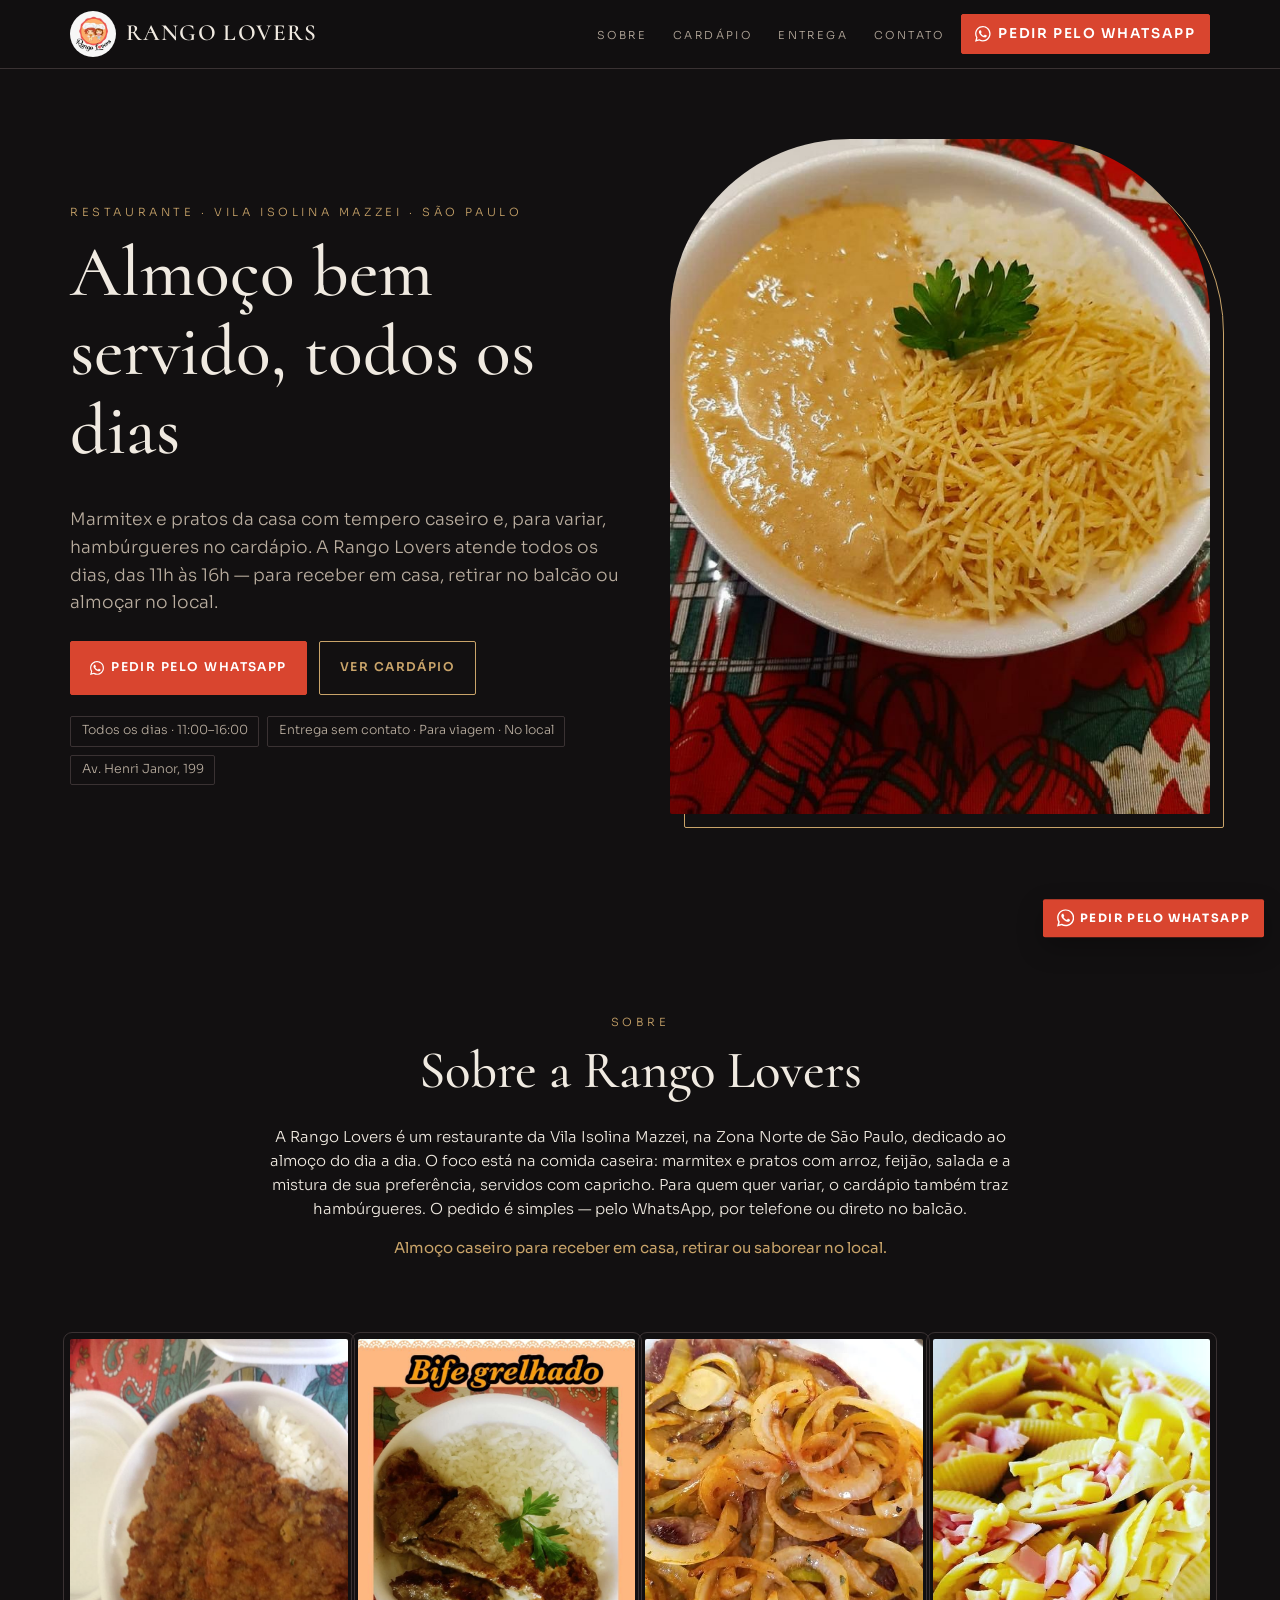
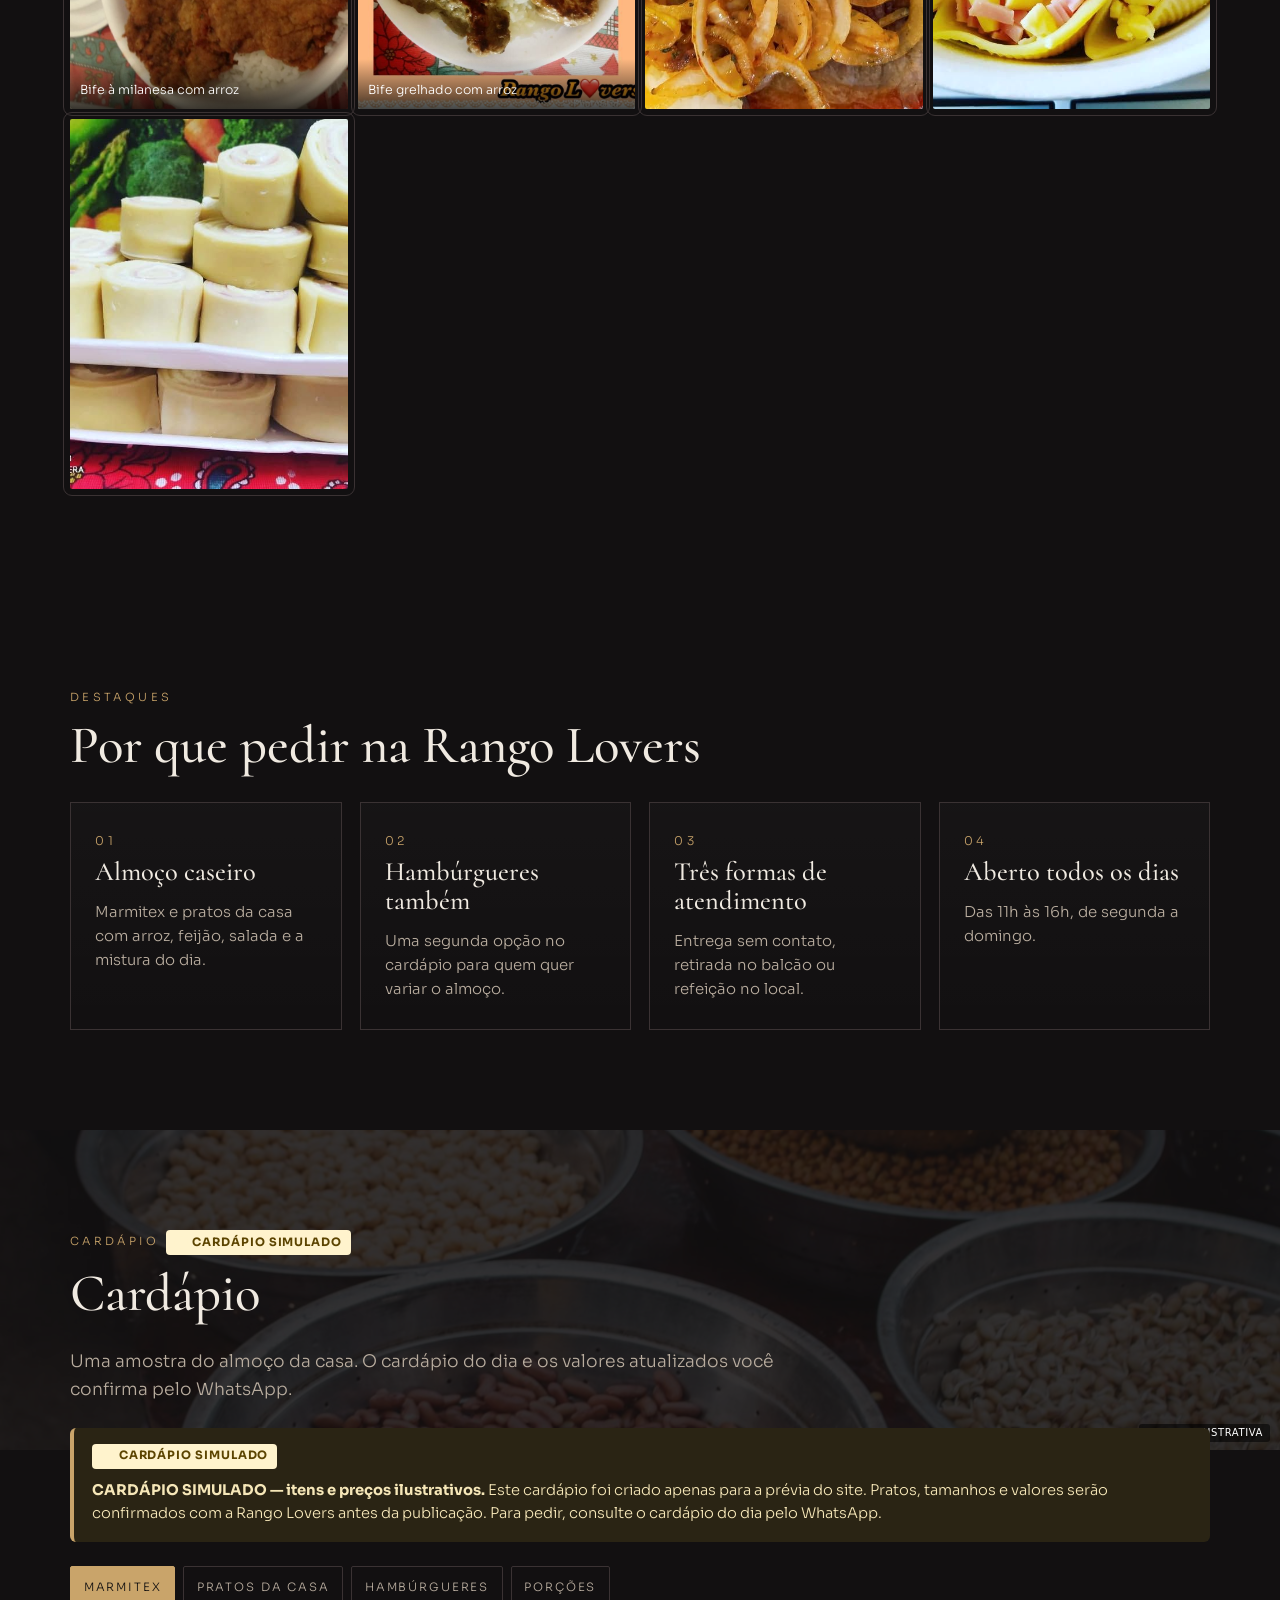
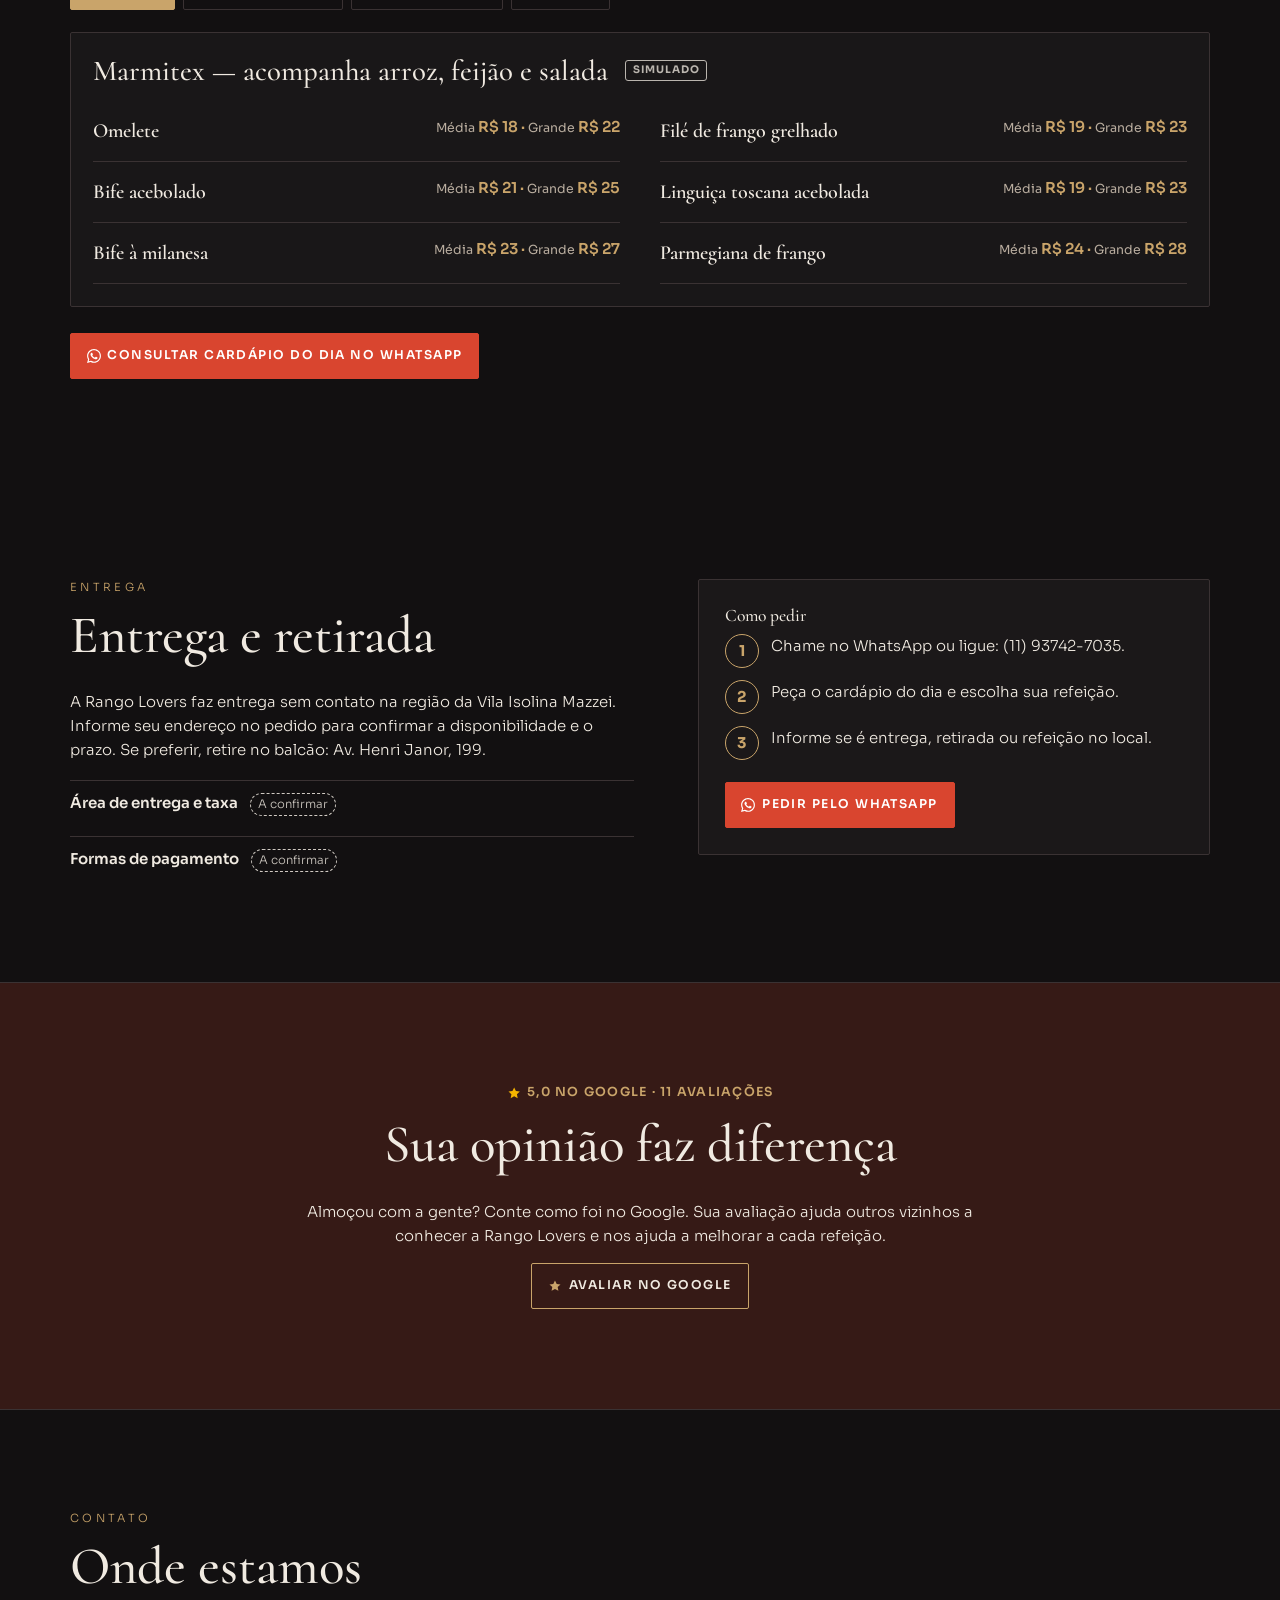
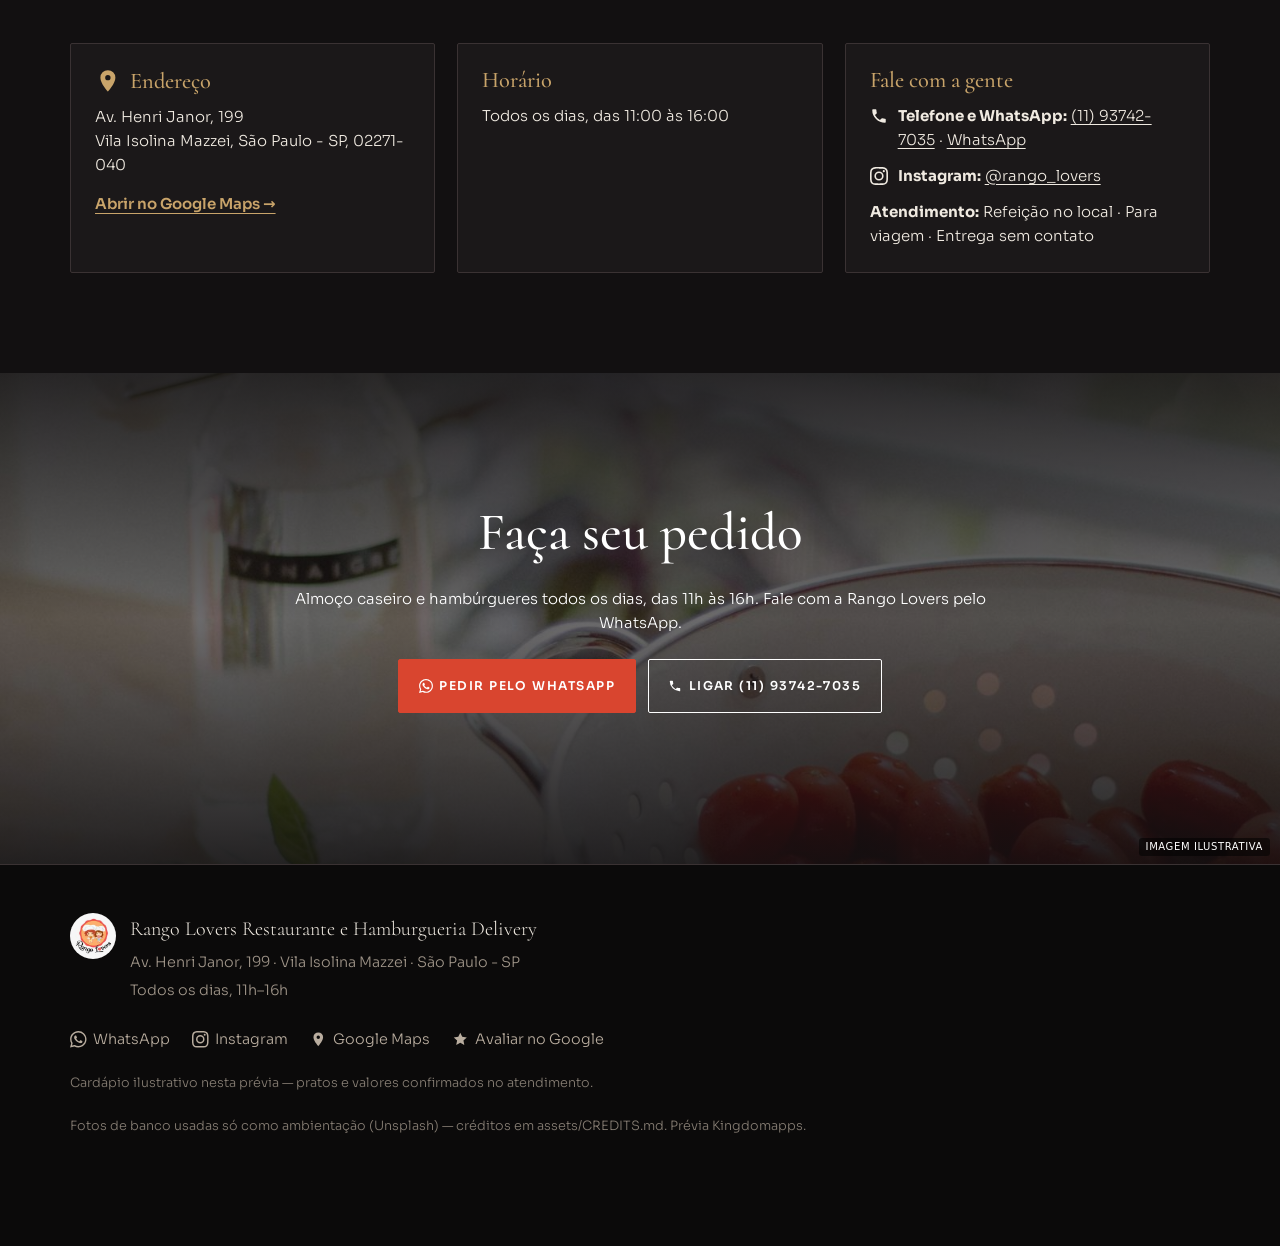
<file: v2/index.html>
<!DOCTYPE html>
<html lang="pt-BR">
<head>
<meta charset="UTF-8" />
<meta name="viewport" content="width=device-width, initial-scale=1" />
<meta name="robots" content="noindex, nofollow" />
<title>Rango Lovers | Almoço, marmitex e hambúrgueres na Vila Isolina Mazzei</title>
<meta name="description" content="Almoço caseiro, marmitex e hambúrgueres na Vila Isolina Mazzei, Zona Norte de São Paulo. Todos os dias, das 11h às 16h. Entrega sem contato, retirada e refeição no local. Peça pelo WhatsApp." />
<meta name="theme-color" content="#1c1714" />
<link rel="preconnect" href="https://fonts.googleapis.com" />
<link rel="preconnect" href="https://fonts.gstatic.com" crossorigin />
<link rel="stylesheet" href="https://fonts.googleapis.com/css2?family=Cormorant:ital,wght@0,500;0,600;1,500&family=Sora:wght@300;400;600&display=swap" />
<link rel="stylesheet" href="../assets/base.css" />
<link rel="stylesheet" href="../assets/skin-b.css" />
<style>:root{--brand:#d9452f;--brand2:#e8a05a;--brand-ink:#1c1714}</style>
<!-- Google tag (gtag.js) -->
<script async src="https://www.googletagmanager.com/gtag/js?id=G-NJ030BJ0Z8"></script>
<script>
  window.dataLayer = window.dataLayer || [];
  function gtag(){dataLayer.push(arguments);}
  gtag('js', new Date());
  gtag('config', 'G-NJ030BJ0Z8');
</script>
<script>/* Kingdomapps GA4 eventos CTA */(function(){try{var ev=function(n,p){try{if(typeof gtag==='function')gtag('event',n,p);}catch(e){}};document.addEventListener('click',function(e){var a=e.target&&e.target.closest?e.target.closest('a[href]'):null;if(!a)return;var h=a.href||'',p={link_url:h};if(a.dataset&&a.dataset.plan)p.plan=a.dataset.plan;if(/wa\.me|api\.whatsapp\.com|whatsapp:/i.test(h))ev('click_whatsapp',p);else if(/ifood/i.test(h))ev('click_ifood',p);else if(/99app|99food|\/\/(www\.)?99\.|food\.99/i.test(h))ev('click_99',p);},true);document.addEventListener('submit',function(e){var f=e.target;ev('generate_lead',{form_id:(f&&(f.id||f.getAttribute('name')))||'form',page_location:location.href});},true);}catch(e){}})();</script>
</head>
<body class="skin-b" data-hours='{"0": [[11, 16]], "1": [[11, 16]], "2": [[11, 16]], "3": [[11, 16]], "4": [[11, 16]], "5": [[11, 16]], "6": [[11, 16]]}' data-hours-unknown='[]'>
<!-- Kingdomapps · base institucional única · skin B (Noite premium) · copy: copy.md -->
<a class="skip" href="#conteudo">Pular para o conteúdo</a>
<header class="site-header" id="header">
  <div class="wrap header-inner">
    <a class="brand" href="#topo" aria-label="Rango Lovers — início"><img class="brand-logo" src="../assets/img/logo.jpg" width="150" height="150" alt="Logotipo Rango Lovers" /><span class="brand-word">Rango Lovers</span></a>
    <nav class="site-nav" id="site-nav" aria-label="Principal">
      <ul><li><a href="#sobre">Sobre</a></li><li><a href="#cardapio">Cardápio</a></li><li><a href="#entrega">Entrega</a></li><li><a href="#contato">Contato</a></li></ul>
    </nav>
    <a class="btn btn-wa btn-sm header-cta" href="https://wa.me/5511937427035?text=Ol%C3%A1%21%20Vim%20pelo%20site%20e%20gostaria%20de%20ver%20o%20card%C3%A1pio%20do%20dia." target="_blank" rel="noopener"><svg viewBox="0 0 24 24" aria-hidden="true" focusable="false"><path fill="currentColor" d="M17.47 14.38c-.3-.15-1.76-.87-2.03-.97-.27-.1-.47-.15-.67.15-.2.3-.77.97-.94 1.16-.17.2-.35.22-.64.07-.3-.15-1.26-.46-2.39-1.47-.88-.79-1.48-1.76-1.65-2.06-.17-.3-.02-.46.13-.6.13-.14.3-.35.45-.52.15-.17.2-.3.3-.5.1-.2.05-.37-.03-.52-.07-.15-.67-1.61-.92-2.2-.24-.58-.49-.5-.67-.51h-.57c-.2 0-.52.07-.8.37-.27.3-1.04 1.02-1.04 2.48s1.07 2.88 1.21 3.07c.15.2 2.1 3.2 5.08 4.49.71.31 1.26.49 1.7.63.71.22 1.36.19 1.87.12.57-.09 1.76-.72 2-1.41.25-.7.25-1.29.18-1.41-.08-.13-.27-.2-.57-.35zM12.05 21.78a9.87 9.87 0 0 1-5.03-1.38l-.36-.21-3.74.98 1-3.65-.24-.37a9.86 9.86 0 0 1-1.51-5.26c0-5.45 4.44-9.88 9.89-9.88 2.64 0 5.12 1.03 6.99 2.9a9.83 9.83 0 0 1 2.89 6.99c0 5.45-4.44 9.88-9.89 9.88zm8.41-18.3A11.82 11.82 0 0 0 12.05 0C5.5 0 .16 5.34.16 11.89c0 2.1.55 4.14 1.59 5.95L.06 24l6.3-1.65a11.88 11.88 0 0 0 5.69 1.45c6.55 0 11.89-5.34 11.89-11.89 0-3.18-1.24-6.17-3.48-8.41z"/></svg><span>Pedir pelo WhatsApp</span></a>
    <button class="nav-toggle" type="button" aria-expanded="false" aria-controls="site-nav"><span class="sr-only">Abrir menu</span><span class="bars" aria-hidden="true"></span></button>
  </div>
</header>
<main id="conteudo">
<section class="hero" id="topo" aria-labelledby="hero-title">
  <figure class="hero-media"><img src="../assets/img/fotos-foto-1.jpg" width="768" height="1024" alt="Estrogonofe com arroz e batata palha" fetchpriority="high" /></figure>
  <div class="wrap hero-inner">
    <div class="hero-copy">
      <p class="eyebrow">Restaurante · Vila Isolina Mazzei · São Paulo</p>
      <h1 id="hero-title">Almoço bem servido, todos os dias</h1>
      <p class="lead">Marmitex e pratos da casa com tempero caseiro e, para variar, hambúrgueres no cardápio. A Rango Lovers atende todos os dias, das 11h às 16h — para receber em casa, retirar no balcão ou almoçar no local.</p>
      <p class="open-badge" data-open-badge hidden></p>
      <div class="hero-ctas">
        <a class="btn btn-wa btn-lg" href="https://wa.me/5511937427035?text=Ol%C3%A1%21%20Vim%20pelo%20site%20e%20gostaria%20de%20ver%20o%20card%C3%A1pio%20do%20dia." target="_blank" rel="noopener"><svg viewBox="0 0 24 24" aria-hidden="true" focusable="false"><path fill="currentColor" d="M17.47 14.38c-.3-.15-1.76-.87-2.03-.97-.27-.1-.47-.15-.67.15-.2.3-.77.97-.94 1.16-.17.2-.35.22-.64.07-.3-.15-1.26-.46-2.39-1.47-.88-.79-1.48-1.76-1.65-2.06-.17-.3-.02-.46.13-.6.13-.14.3-.35.45-.52.15-.17.2-.3.3-.5.1-.2.05-.37-.03-.52-.07-.15-.67-1.61-.92-2.2-.24-.58-.49-.5-.67-.51h-.57c-.2 0-.52.07-.8.37-.27.3-1.04 1.02-1.04 2.48s1.07 2.88 1.21 3.07c.15.2 2.1 3.2 5.08 4.49.71.31 1.26.49 1.7.63.71.22 1.36.19 1.87.12.57-.09 1.76-.72 2-1.41.25-.7.25-1.29.18-1.41-.08-.13-.27-.2-.57-.35zM12.05 21.78a9.87 9.87 0 0 1-5.03-1.38l-.36-.21-3.74.98 1-3.65-.24-.37a9.86 9.86 0 0 1-1.51-5.26c0-5.45 4.44-9.88 9.89-9.88 2.64 0 5.12 1.03 6.99 2.9a9.83 9.83 0 0 1 2.89 6.99c0 5.45-4.44 9.88-9.89 9.88zm8.41-18.3A11.82 11.82 0 0 0 12.05 0C5.5 0 .16 5.34.16 11.89c0 2.1.55 4.14 1.59 5.95L.06 24l6.3-1.65a11.88 11.88 0 0 0 5.69 1.45c6.55 0 11.89-5.34 11.89-11.89 0-3.18-1.24-6.17-3.48-8.41z"/></svg><span>Pedir pelo WhatsApp</span></a>
        <a class="btn btn-ghost btn-lg" href="#cardapio">Ver cardápio</a>
      </div>
      <ul class="chips"><li>Todos os dias · 11:00–16:00</li><li>Entrega sem contato · Para viagem · No local</li><li>Av. Henri Janor, 199</li></ul>
    </div>
  </div>
</section>
<section class="sec sobre" id="sobre" aria-labelledby="sobre-title">
  <div class="wrap sobre-grid">
    <div class="sobre-copy">
      <p class="kicker">Sobre</p>
      <h2 id="sobre-title">Sobre a Rango Lovers</h2>
      <p>A Rango Lovers é um restaurante da Vila Isolina Mazzei, na Zona Norte de São Paulo, dedicado ao almoço do dia a dia. O foco está na comida caseira: marmitex e pratos com arroz, feijão, salada e a mistura de sua preferência, servidos com capricho. Para quem quer variar, o cardápio também traz hambúrgueres. O pedido é simples — pelo WhatsApp, por telefone ou direto no balcão.</p>
      <p class="apoio">Almoço caseiro para receber em casa, retirar ou saborear no local.</p>
    </div>
    <div class="gallery" aria-label="Fotos de Rango Lovers"><figure class="g-item g-1"><img src="../assets/img/fotos-foto-3.jpg" width="960" height="960" alt="Bife à milanesa com arroz" loading="lazy" decoding="async" /><figcaption>Bife à milanesa com arroz</figcaption></figure><figure class="g-item g-2"><img src="../assets/img/fotos-foto-4.jpg" width="869" height="1024" alt="Bife grelhado com arroz" loading="lazy" decoding="async" /><figcaption>Bife grelhado com arroz</figcaption></figure><figure class="g-item g-3"><img src="../assets/img/fotos-foto-ig-1.jpg" width="640" height="640" alt="Prato da Rango Lovers (foto do Instagram @rango_lovers)" loading="lazy" decoding="async" /></figure><figure class="g-item g-4"><img src="../assets/img/fotos-foto-ig-2.jpg" width="640" height="640" alt="Prato da Rango Lovers (foto do Instagram @rango_lovers)" loading="lazy" decoding="async" /></figure><figure class="g-item g-5"><img src="../assets/img/fotos-foto-ig-3.jpg" width="640" height="640" alt="Prato da Rango Lovers (foto do Instagram @rango_lovers)" loading="lazy" decoding="async" /></figure></div>
  </div>
</section>
<section class="sec destaques" id="destaques" aria-labelledby="dest-title">
  <div class="wrap">
    <p class="kicker">Destaques</p>
    <h2 id="dest-title">Por que pedir na Rango Lovers</h2>
    <ul class="feats"><li class="feat"><span class="feat-n" aria-hidden="true">01</span><h3>Almoço caseiro</h3><p>Marmitex e pratos da casa com arroz, feijão, salada e a mistura do dia.</p></li><li class="feat"><span class="feat-n" aria-hidden="true">02</span><h3>Hambúrgueres também</h3><p>Uma segunda opção no cardápio para quem quer variar o almoço.</p></li><li class="feat"><span class="feat-n" aria-hidden="true">03</span><h3>Três formas de atendimento</h3><p>Entrega sem contato, retirada no balcão ou refeição no local.</p></li><li class="feat"><span class="feat-n" aria-hidden="true">04</span><h3>Aberto todos os dias</h3><p>Das 11h às 16h, de segunda a domingo.</p></li></ul>
  </div>
</section>
<section class="sec cardapio" id="cardapio" aria-labelledby="menu-title">
  <div class="amb amb-menu" style="--amb:url('../assets/img/ambiente-beans.jpg')" aria-hidden="true"><span class="amb-tag">Imagem ilustrativa</span></div>
  <div class="wrap">
    <div class="menu-head">
      <p class="kicker">Cardápio <span class="sim-badge">Cardápio simulado</span></p>
      <h2 id="menu-title">Cardápio</h2>
      <p class="lead">Uma amostra do almoço da casa. O cardápio do dia e os valores atualizados você confirma pelo WhatsApp.</p>
    </div>
    <div class="sim-notice" role="note"><span class="sim-badge">Cardápio simulado</span><p><strong>CARDÁPIO SIMULADO — itens e preços ilustrativos.</strong> Este cardápio foi criado apenas para a prévia do site. Pratos, tamanhos e valores serão confirmados com a Rango Lovers antes da publicação. Para pedir, consulte o cardápio do dia pelo WhatsApp.</p></div>
    <div class="menu-tabs" role="tablist" aria-label="Categorias do cardápio"><button type="button" role="tab" id="tab-0" aria-controls="menu-0" aria-selected="true">Marmitex</button><button type="button" role="tab" id="tab-1" aria-controls="menu-1" aria-selected="false" tabindex="-1">Pratos da casa</button><button type="button" role="tab" id="tab-2" aria-controls="menu-2" aria-selected="false" tabindex="-1">Hambúrgueres</button><button type="button" role="tab" id="tab-3" aria-controls="menu-3" aria-selected="false" tabindex="-1">Porções</button></div>
    <div class="menu-panel" role="tabpanel" id="menu-0" aria-labelledby="tab-0" tabindex="0"><h3 class="menu-cat">Marmitex — acompanha arroz, feijão e salada <span class="sim-tag">Simulado</span></h3><ul class="menu-list"><li class="mi"><span class="mi-name">Omelete</span><span class="mi-price"><span class="pl">Média</span> R$ 18 · <span class="pl">Grande</span> R$ 22</span></li><li class="mi"><span class="mi-name">Filé de frango grelhado</span><span class="mi-price"><span class="pl">Média</span> R$ 19 · <span class="pl">Grande</span> R$ 23</span></li><li class="mi"><span class="mi-name">Bife acebolado</span><span class="mi-price"><span class="pl">Média</span> R$ 21 · <span class="pl">Grande</span> R$ 25</span></li><li class="mi"><span class="mi-name">Linguiça toscana acebolada</span><span class="mi-price"><span class="pl">Média</span> R$ 19 · <span class="pl">Grande</span> R$ 23</span></li><li class="mi"><span class="mi-name">Bife à milanesa</span><span class="mi-price"><span class="pl">Média</span> R$ 23 · <span class="pl">Grande</span> R$ 27</span></li><li class="mi"><span class="mi-name">Parmegiana de frango</span><span class="mi-price"><span class="pl">Média</span> R$ 24 · <span class="pl">Grande</span> R$ 28</span></li></ul></div><div class="menu-panel" role="tabpanel" id="menu-1" aria-labelledby="tab-1" tabindex="0" hidden><h3 class="menu-cat">Pratos da casa <span class="sim-tag">Simulado</span></h3><ul class="menu-list"><li class="mi"><span class="mi-name">Estrogonofe de frango</span><span class="mi-desc">Com arroz e batata palha</span><span class="mi-price">R$ 25</span></li><li class="mi"><span class="mi-name">Bife grelhado</span><span class="mi-desc">Com arroz, feijão e salada</span><span class="mi-price">R$ 24</span></li><li class="mi"><span class="mi-name">Parmegiana da casa</span><span class="mi-desc">Bovina ou frango, com molho de tomate e mussarela gratinada</span><span class="mi-price">R$ 32</span></li></ul></div><div class="menu-panel" role="tabpanel" id="menu-2" aria-labelledby="tab-2" tabindex="0" hidden><h3 class="menu-cat">Hambúrgueres <span class="sim-tag">Simulado</span></h3><ul class="menu-list"><li class="mi"><span class="mi-name">Clássico</span><span class="mi-desc">Hambúrguer, queijo, alface, tomate e maionese</span><span class="mi-price">R$ 24</span></li><li class="mi"><span class="mi-name">Bacon</span><span class="mi-desc">Hambúrguer, queijo e bacon</span><span class="mi-price">R$ 28</span></li><li class="mi"><span class="mi-name">Completo</span><span class="mi-desc">Hambúrguer, queijo, presunto, ovo, bacon e salada</span><span class="mi-price">R$ 34</span></li><li class="mi"><span class="mi-name">Frango</span><span class="mi-desc">Filé de frango, queijo e salada</span><span class="mi-price">R$ 26</span></li></ul></div><div class="menu-panel" role="tabpanel" id="menu-3" aria-labelledby="tab-3" tabindex="0" hidden><h3 class="menu-cat">Porções <span class="sim-tag">Simulado</span></h3><ul class="menu-list"><li class="mi"><span class="mi-name">Batata frita</span><span class="mi-price">R$ 20</span></li><li class="mi"><span class="mi-name">Calabresa acebolada</span><span class="mi-price">R$ 26</span></li><li class="mi"><span class="mi-name">Frango a passarinho</span><span class="mi-price">R$ 35</span></li></ul></div>
    <div class="menu-cta"><a class="btn btn-wa" href="https://wa.me/5511937427035?text=Ol%C3%A1%21%20Vim%20pelo%20site%20e%20gostaria%20de%20ver%20o%20card%C3%A1pio%20do%20dia." target="_blank" rel="noopener"><svg viewBox="0 0 24 24" aria-hidden="true" focusable="false"><path fill="currentColor" d="M17.47 14.38c-.3-.15-1.76-.87-2.03-.97-.27-.1-.47-.15-.67.15-.2.3-.77.97-.94 1.16-.17.2-.35.22-.64.07-.3-.15-1.26-.46-2.39-1.47-.88-.79-1.48-1.76-1.65-2.06-.17-.3-.02-.46.13-.6.13-.14.3-.35.45-.52.15-.17.2-.3.3-.5.1-.2.05-.37-.03-.52-.07-.15-.67-1.61-.92-2.2-.24-.58-.49-.5-.67-.51h-.57c-.2 0-.52.07-.8.37-.27.3-1.04 1.02-1.04 2.48s1.07 2.88 1.21 3.07c.15.2 2.1 3.2 5.08 4.49.71.31 1.26.49 1.7.63.71.22 1.36.19 1.87.12.57-.09 1.76-.72 2-1.41.25-.7.25-1.29.18-1.41-.08-.13-.27-.2-.57-.35zM12.05 21.78a9.87 9.87 0 0 1-5.03-1.38l-.36-.21-3.74.98 1-3.65-.24-.37a9.86 9.86 0 0 1-1.51-5.26c0-5.45 4.44-9.88 9.89-9.88 2.64 0 5.12 1.03 6.99 2.9a9.83 9.83 0 0 1 2.89 6.99c0 5.45-4.44 9.88-9.89 9.88zm8.41-18.3A11.82 11.82 0 0 0 12.05 0C5.5 0 .16 5.34.16 11.89c0 2.1.55 4.14 1.59 5.95L.06 24l6.3-1.65a11.88 11.88 0 0 0 5.69 1.45c6.55 0 11.89-5.34 11.89-11.89 0-3.18-1.24-6.17-3.48-8.41z"/></svg><span>Consultar cardápio do dia no WhatsApp</span></a></div>
  </div>
</section>
<section class="sec entrega" id="entrega" aria-labelledby="ent-title">
  <div class="wrap entrega-grid">
    <div>
      <p class="kicker">Entrega</p>
      <h2 id="ent-title">Entrega e retirada</h2>
      <p>A Rango Lovers faz entrega sem contato na região da Vila Isolina Mazzei. Informe seu endereço no pedido para confirmar a disponibilidade e o prazo. Se preferir, retire no balcão: Av. Henri Janor, 199.</p>
      <dl class="kv"><div><dt>Área de entrega e taxa</dt><dd><span class="tbc">A confirmar</span></dd></div><div><dt>Formas de pagamento</dt><dd><span class="tbc">A confirmar</span></dd></div></dl>
    </div>
    <div class="steps-box">
      <h3>Como pedir</h3><ol class="steps"><li>Chame no WhatsApp ou ligue: (11) 93742-7035.</li><li>Peça o cardápio do dia e escolha sua refeição.</li><li>Informe se é entrega, retirada ou refeição no local.</li></ol>
      <div class="order-links"><a class="btn btn-wa" href="https://wa.me/5511937427035?text=Ol%C3%A1%21%20Vim%20pelo%20site%20e%20gostaria%20de%20ver%20o%20card%C3%A1pio%20do%20dia." target="_blank" rel="noopener"><svg viewBox="0 0 24 24" aria-hidden="true" focusable="false"><path fill="currentColor" d="M17.47 14.38c-.3-.15-1.76-.87-2.03-.97-.27-.1-.47-.15-.67.15-.2.3-.77.97-.94 1.16-.17.2-.35.22-.64.07-.3-.15-1.26-.46-2.39-1.47-.88-.79-1.48-1.76-1.65-2.06-.17-.3-.02-.46.13-.6.13-.14.3-.35.45-.52.15-.17.2-.3.3-.5.1-.2.05-.37-.03-.52-.07-.15-.67-1.61-.92-2.2-.24-.58-.49-.5-.67-.51h-.57c-.2 0-.52.07-.8.37-.27.3-1.04 1.02-1.04 2.48s1.07 2.88 1.21 3.07c.15.2 2.1 3.2 5.08 4.49.71.31 1.26.49 1.7.63.71.22 1.36.19 1.87.12.57-.09 1.76-.72 2-1.41.25-.7.25-1.29.18-1.41-.08-.13-.27-.2-.57-.35zM12.05 21.78a9.87 9.87 0 0 1-5.03-1.38l-.36-.21-3.74.98 1-3.65-.24-.37a9.86 9.86 0 0 1-1.51-5.26c0-5.45 4.44-9.88 9.89-9.88 2.64 0 5.12 1.03 6.99 2.9a9.83 9.83 0 0 1 2.89 6.99c0 5.45-4.44 9.88-9.89 9.88zm8.41-18.3A11.82 11.82 0 0 0 12.05 0C5.5 0 .16 5.34.16 11.89c0 2.1.55 4.14 1.59 5.95L.06 24l6.3-1.65a11.88 11.88 0 0 0 5.69 1.45c6.55 0 11.89-5.34 11.89-11.89 0-3.18-1.24-6.17-3.48-8.41z"/></svg><span>Pedir pelo WhatsApp</span></a></div>
    </div>
  </div>
</section>
<section class="sec avaliar review-band" id="avaliar" aria-labelledby="av-title">
  <div class="wrap avaliar-inner">
    <p class="selo"><svg viewBox="0 0 24 24" aria-hidden="true" focusable="false"><path fill="currentColor" d="M12 2.5l2.9 6 6.6.8-4.9 4.5 1.3 6.5L12 17.1l-5.9 3.2 1.3-6.5L2.5 9.3l6.6-.8z"/></svg><span>5,0 no Google · 11 avaliações</span></p>
    <h2 id="av-title">Sua opinião faz diferença</h2>
    <p>Almoçou com a gente? Conte como foi no Google. Sua avaliação ajuda outros vizinhos a conhecer a Rango Lovers e nos ajuda a melhorar a cada refeição.</p>
    <a class="btn btn-review" href="https://search.google.com/local/writereview?placeid=ChIJkTZjzln1zpQRoMhv1bwdOF4" target="_blank" rel="noopener"><svg viewBox="0 0 24 24" aria-hidden="true" focusable="false"><path fill="currentColor" d="M12 2.5l2.9 6 6.6.8-4.9 4.5 1.3 6.5L12 17.1l-5.9 3.2 1.3-6.5L2.5 9.3l6.6-.8z"/></svg><span>Avaliar no Google</span></a>
  </div>
</section>
<section class="sec contato" id="contato" aria-labelledby="ct-title">
  <div class="wrap contato-grid">
    <div class="ct-head">
      <p class="kicker">Contato</p>
      <h2 id="ct-title">Onde estamos</h2>
      
    </div>
    <div class="ct-card">
      <h3><svg viewBox="0 0 24 24" aria-hidden="true" focusable="false"><path fill="currentColor" d="M12 2a7 7 0 0 0-7 7c0 5.25 7 13 7 13s7-7.75 7-13a7 7 0 0 0-7-7zm0 9.5a2.5 2.5 0 1 1 0-5 2.5 2.5 0 0 1 0 5z"/></svg><span>Endereço</span></h3>
      <p>Av. Henri Janor, 199<br />Vila Isolina Mazzei, São Paulo - SP, 02271-040</p>
      <a class="text-link" href="https://www.google.com/maps/place/Rango+Lovers+Restaurante+e+Hamburgueria+Delivery/data=!4m7!3m6!1s0x94cef559ce633691:0x5e381dbcd56fc8a0!8m2!3d-23.4699314!4d-46.5895767!16s%2Fg%2F11lrlq2khb" target="_blank" rel="noopener">Abrir no Google Maps →</a>
    </div>
    <div class="ct-card">
      <h3>Horário</h3>
      <p>Todos os dias, das 11:00 às 16:00</p>
      <p class="open-badge" data-open-badge hidden></p>
    </div>
    <div class="ct-card">
      <h3>Fale com a gente</h3>
      <ul class="ct-list"><li><svg viewBox="0 0 24 24" aria-hidden="true" focusable="false"><path fill="currentColor" d="M6.6 10.8a15.1 15.1 0 0 0 6.6 6.6l2.2-2.2a1 1 0 0 1 1-.25 11.4 11.4 0 0 0 3.6.57 1 1 0 0 1 1 1V20a1 1 0 0 1-1 1A17 17 0 0 1 3 4a1 1 0 0 1 1-1h3.5a1 1 0 0 1 1 1c0 1.25.2 2.45.57 3.57a1 1 0 0 1-.25 1z"/></svg><span><strong>Telefone e WhatsApp:</strong> <a href="tel:+5511937427035">(11) 93742-7035</a> · <a href="https://wa.me/5511937427035?text=Ol%C3%A1%21%20Vim%20pelo%20site%20e%20gostaria%20de%20ver%20o%20card%C3%A1pio%20do%20dia." target="_blank" rel="noopener">WhatsApp</a></span></li><li><svg viewBox="0 0 24 24" aria-hidden="true" focusable="false"><path fill="currentColor" d="M12 2.2c3.2 0 3.58.01 4.85.07 3.25.15 4.77 1.69 4.92 4.92.06 1.27.07 1.65.07 4.85s-.01 3.58-.07 4.85c-.15 3.23-1.66 4.77-4.92 4.92-1.27.06-1.65.07-4.85.07s-3.58-.01-4.85-.07c-3.26-.15-4.77-1.7-4.92-4.92C2.17 15.58 2.16 15.2 2.16 12s.01-3.58.07-4.85C2.38 3.92 3.9 2.38 7.15 2.23 8.42 2.17 8.8 2.16 12 2.16zM12 0C8.74 0 8.33.01 7.05.07 2.7.27.27 2.69.07 7.05.01 8.33 0 8.74 0 12s.01 3.67.07 4.95c.2 4.36 2.62 6.78 6.98 6.98C8.33 23.99 8.74 24 12 24s3.67-.01 4.95-.07c4.35-.2 6.78-2.62 6.98-6.98.06-1.28.07-1.69.07-4.95s-.01-3.67-.07-4.95c-.2-4.35-2.62-6.78-6.98-6.98C15.67.01 15.26 0 12 0zm0 5.84a6.16 6.16 0 1 0 0 12.32 6.16 6.16 0 0 0 0-12.32zM12 16a4 4 0 1 1 0-8 4 4 0 0 1 0 8zm6.4-11.85a1.44 1.44 0 1 0 0 2.88 1.44 1.44 0 0 0 0-2.88z"/></svg><span><strong>Instagram:</strong> <a href="https://instagram.com/rango_lovers" target="_blank" rel="noopener">@rango_lovers</a></span></li><li class="atend"><span><strong>Atendimento:</strong> Refeição no local · Para viagem · Entrega sem contato</span></li></ul>
    </div>
  </div>
</section>
<section class="sec cta-final cta-band" id="cta-final" aria-labelledby="cta-title">
  <div class="amb amb-cta" style="--amb:url('../assets/img/ambiente-tomatoes-strainer.jpg')" aria-hidden="true"><span class="amb-tag">Imagem ilustrativa</span></div>
  <div class="wrap cta-inner">
    <h2 id="cta-title">Faça seu pedido</h2>
    <p>Almoço caseiro e hambúrgueres todos os dias, das 11h às 16h. Fale com a Rango Lovers pelo WhatsApp.</p>
    <div class="hero-ctas"><a class="btn btn-wa btn-lg" href="https://wa.me/5511937427035?text=Ol%C3%A1%21%20Vim%20pelo%20site%20e%20gostaria%20de%20ver%20o%20card%C3%A1pio%20do%20dia." target="_blank" rel="noopener"><svg viewBox="0 0 24 24" aria-hidden="true" focusable="false"><path fill="currentColor" d="M17.47 14.38c-.3-.15-1.76-.87-2.03-.97-.27-.1-.47-.15-.67.15-.2.3-.77.97-.94 1.16-.17.2-.35.22-.64.07-.3-.15-1.26-.46-2.39-1.47-.88-.79-1.48-1.76-1.65-2.06-.17-.3-.02-.46.13-.6.13-.14.3-.35.45-.52.15-.17.2-.3.3-.5.1-.2.05-.37-.03-.52-.07-.15-.67-1.61-.92-2.2-.24-.58-.49-.5-.67-.51h-.57c-.2 0-.52.07-.8.37-.27.3-1.04 1.02-1.04 2.48s1.07 2.88 1.21 3.07c.15.2 2.1 3.2 5.08 4.49.71.31 1.26.49 1.7.63.71.22 1.36.19 1.87.12.57-.09 1.76-.72 2-1.41.25-.7.25-1.29.18-1.41-.08-.13-.27-.2-.57-.35zM12.05 21.78a9.87 9.87 0 0 1-5.03-1.38l-.36-.21-3.74.98 1-3.65-.24-.37a9.86 9.86 0 0 1-1.51-5.26c0-5.45 4.44-9.88 9.89-9.88 2.64 0 5.12 1.03 6.99 2.9a9.83 9.83 0 0 1 2.89 6.99c0 5.45-4.44 9.88-9.89 9.88zm8.41-18.3A11.82 11.82 0 0 0 12.05 0C5.5 0 .16 5.34.16 11.89c0 2.1.55 4.14 1.59 5.95L.06 24l6.3-1.65a11.88 11.88 0 0 0 5.69 1.45c6.55 0 11.89-5.34 11.89-11.89 0-3.18-1.24-6.17-3.48-8.41z"/></svg><span>Pedir pelo WhatsApp</span></a><a class="btn btn-ghost btn-lg" href="tel:+5511937427035"><svg viewBox="0 0 24 24" aria-hidden="true" focusable="false"><path fill="currentColor" d="M6.6 10.8a15.1 15.1 0 0 0 6.6 6.6l2.2-2.2a1 1 0 0 1 1-.25 11.4 11.4 0 0 0 3.6.57 1 1 0 0 1 1 1V20a1 1 0 0 1-1 1A17 17 0 0 1 3 4a1 1 0 0 1 1-1h3.5a1 1 0 0 1 1 1c0 1.25.2 2.45.57 3.57a1 1 0 0 1-.25 1z"/></svg><span>Ligar (11) 93742-7035</span></a></div>
  </div>
</section>
</main>
<footer class="site-footer">
  <div class="wrap footer-inner">
    <div class="f-brand"><img class="brand-logo" src="../assets/img/logo.jpg" width="150" height="150" alt="Logotipo Rango Lovers" /><div><p class="f-name">Rango Lovers Restaurante e Hamburgueria Delivery</p><p>Av. Henri Janor, 199 · Vila Isolina Mazzei · São Paulo - SP</p><p>Todos os dias, 11h–16h</p></div></div>
    <nav class="f-links" aria-label="Links"><a href="https://wa.me/5511937427035?text=Ol%C3%A1%21%20Vim%20pelo%20site%20e%20gostaria%20de%20ver%20o%20card%C3%A1pio%20do%20dia." target="_blank" rel="noopener"><svg viewBox="0 0 24 24" aria-hidden="true" focusable="false"><path fill="currentColor" d="M17.47 14.38c-.3-.15-1.76-.87-2.03-.97-.27-.1-.47-.15-.67.15-.2.3-.77.97-.94 1.16-.17.2-.35.22-.64.07-.3-.15-1.26-.46-2.39-1.47-.88-.79-1.48-1.76-1.65-2.06-.17-.3-.02-.46.13-.6.13-.14.3-.35.45-.52.15-.17.2-.3.3-.5.1-.2.05-.37-.03-.52-.07-.15-.67-1.61-.92-2.2-.24-.58-.49-.5-.67-.51h-.57c-.2 0-.52.07-.8.37-.27.3-1.04 1.02-1.04 2.48s1.07 2.88 1.21 3.07c.15.2 2.1 3.2 5.08 4.49.71.31 1.26.49 1.7.63.71.22 1.36.19 1.87.12.57-.09 1.76-.72 2-1.41.25-.7.25-1.29.18-1.41-.08-.13-.27-.2-.57-.35zM12.05 21.78a9.87 9.87 0 0 1-5.03-1.38l-.36-.21-3.74.98 1-3.65-.24-.37a9.86 9.86 0 0 1-1.51-5.26c0-5.45 4.44-9.88 9.89-9.88 2.64 0 5.12 1.03 6.99 2.9a9.83 9.83 0 0 1 2.89 6.99c0 5.45-4.44 9.88-9.89 9.88zm8.41-18.3A11.82 11.82 0 0 0 12.05 0C5.5 0 .16 5.34.16 11.89c0 2.1.55 4.14 1.59 5.95L.06 24l6.3-1.65a11.88 11.88 0 0 0 5.69 1.45c6.55 0 11.89-5.34 11.89-11.89 0-3.18-1.24-6.17-3.48-8.41z"/></svg><span>WhatsApp</span></a><a href="https://instagram.com/rango_lovers" target="_blank" rel="noopener"><svg viewBox="0 0 24 24" aria-hidden="true" focusable="false"><path fill="currentColor" d="M12 2.2c3.2 0 3.58.01 4.85.07 3.25.15 4.77 1.69 4.92 4.92.06 1.27.07 1.65.07 4.85s-.01 3.58-.07 4.85c-.15 3.23-1.66 4.77-4.92 4.92-1.27.06-1.65.07-4.85.07s-3.58-.01-4.85-.07c-3.26-.15-4.77-1.7-4.92-4.92C2.17 15.58 2.16 15.2 2.16 12s.01-3.58.07-4.85C2.38 3.92 3.9 2.38 7.15 2.23 8.42 2.17 8.8 2.16 12 2.16zM12 0C8.74 0 8.33.01 7.05.07 2.7.27.27 2.69.07 7.05.01 8.33 0 8.74 0 12s.01 3.67.07 4.95c.2 4.36 2.62 6.78 6.98 6.98C8.33 23.99 8.74 24 12 24s3.67-.01 4.95-.07c4.35-.2 6.78-2.62 6.98-6.98.06-1.28.07-1.69.07-4.95s-.01-3.67-.07-4.95c-.2-4.35-2.62-6.78-6.98-6.98C15.67.01 15.26 0 12 0zm0 5.84a6.16 6.16 0 1 0 0 12.32 6.16 6.16 0 0 0 0-12.32zM12 16a4 4 0 1 1 0-8 4 4 0 0 1 0 8zm6.4-11.85a1.44 1.44 0 1 0 0 2.88 1.44 1.44 0 0 0 0-2.88z"/></svg><span>Instagram</span></a><a href="https://www.google.com/maps/place/Rango+Lovers+Restaurante+e+Hamburgueria+Delivery/data=!4m7!3m6!1s0x94cef559ce633691:0x5e381dbcd56fc8a0!8m2!3d-23.4699314!4d-46.5895767!16s%2Fg%2F11lrlq2khb" target="_blank" rel="noopener"><svg viewBox="0 0 24 24" aria-hidden="true" focusable="false"><path fill="currentColor" d="M12 2a7 7 0 0 0-7 7c0 5.25 7 13 7 13s7-7.75 7-13a7 7 0 0 0-7-7zm0 9.5a2.5 2.5 0 1 1 0-5 2.5 2.5 0 0 1 0 5z"/></svg><span>Google Maps</span></a><a href="https://search.google.com/local/writereview?placeid=ChIJkTZjzln1zpQRoMhv1bwdOF4" target="_blank" rel="noopener"><svg viewBox="0 0 24 24" aria-hidden="true" focusable="false"><path fill="currentColor" d="M12 2.5l2.9 6 6.6.8-4.9 4.5 1.3 6.5L12 17.1l-5.9 3.2 1.3-6.5L2.5 9.3l6.6-.8z"/></svg><span>Avaliar no Google</span></a></nav>
    <p class="f-note">Cardápio ilustrativo nesta prévia — pratos e valores confirmados no atendimento.</p>
    <p class="f-credit">Fotos de banco usadas só como ambientação (Unsplash) — créditos em assets/CREDITS.md. Prévia Kingdomapps.</p>
  </div>
</footer>
<a class="wa-float" href="https://wa.me/5511937427035?text=Ol%C3%A1%21%20Vim%20pelo%20site%20e%20gostaria%20de%20ver%20o%20card%C3%A1pio%20do%20dia." target="_blank" rel="noopener" aria-label="Fazer pedido pelo WhatsApp da Rango Lovers"><svg viewBox="0 0 24 24" aria-hidden="true" focusable="false"><path fill="currentColor" d="M17.47 14.38c-.3-.15-1.76-.87-2.03-.97-.27-.1-.47-.15-.67.15-.2.3-.77.97-.94 1.16-.17.2-.35.22-.64.07-.3-.15-1.26-.46-2.39-1.47-.88-.79-1.48-1.76-1.65-2.06-.17-.3-.02-.46.13-.6.13-.14.3-.35.45-.52.15-.17.2-.3.3-.5.1-.2.05-.37-.03-.52-.07-.15-.67-1.61-.92-2.2-.24-.58-.49-.5-.67-.51h-.57c-.2 0-.52.07-.8.37-.27.3-1.04 1.02-1.04 2.48s1.07 2.88 1.21 3.07c.15.2 2.1 3.2 5.08 4.49.71.31 1.26.49 1.7.63.71.22 1.36.19 1.87.12.57-.09 1.76-.72 2-1.41.25-.7.25-1.29.18-1.41-.08-.13-.27-.2-.57-.35zM12.05 21.78a9.87 9.87 0 0 1-5.03-1.38l-.36-.21-3.74.98 1-3.65-.24-.37a9.86 9.86 0 0 1-1.51-5.26c0-5.45 4.44-9.88 9.89-9.88 2.64 0 5.12 1.03 6.99 2.9a9.83 9.83 0 0 1 2.89 6.99c0 5.45-4.44 9.88-9.89 9.88zm8.41-18.3A11.82 11.82 0 0 0 12.05 0C5.5 0 .16 5.34.16 11.89c0 2.1.55 4.14 1.59 5.95L.06 24l6.3-1.65a11.88 11.88 0 0 0 5.69 1.45c6.55 0 11.89-5.34 11.89-11.89 0-3.18-1.24-6.17-3.48-8.41z"/></svg><span>Pedir pelo WhatsApp</span></a>
<script src="../assets/site.js" defer></script>
</body>
</html>
</file>
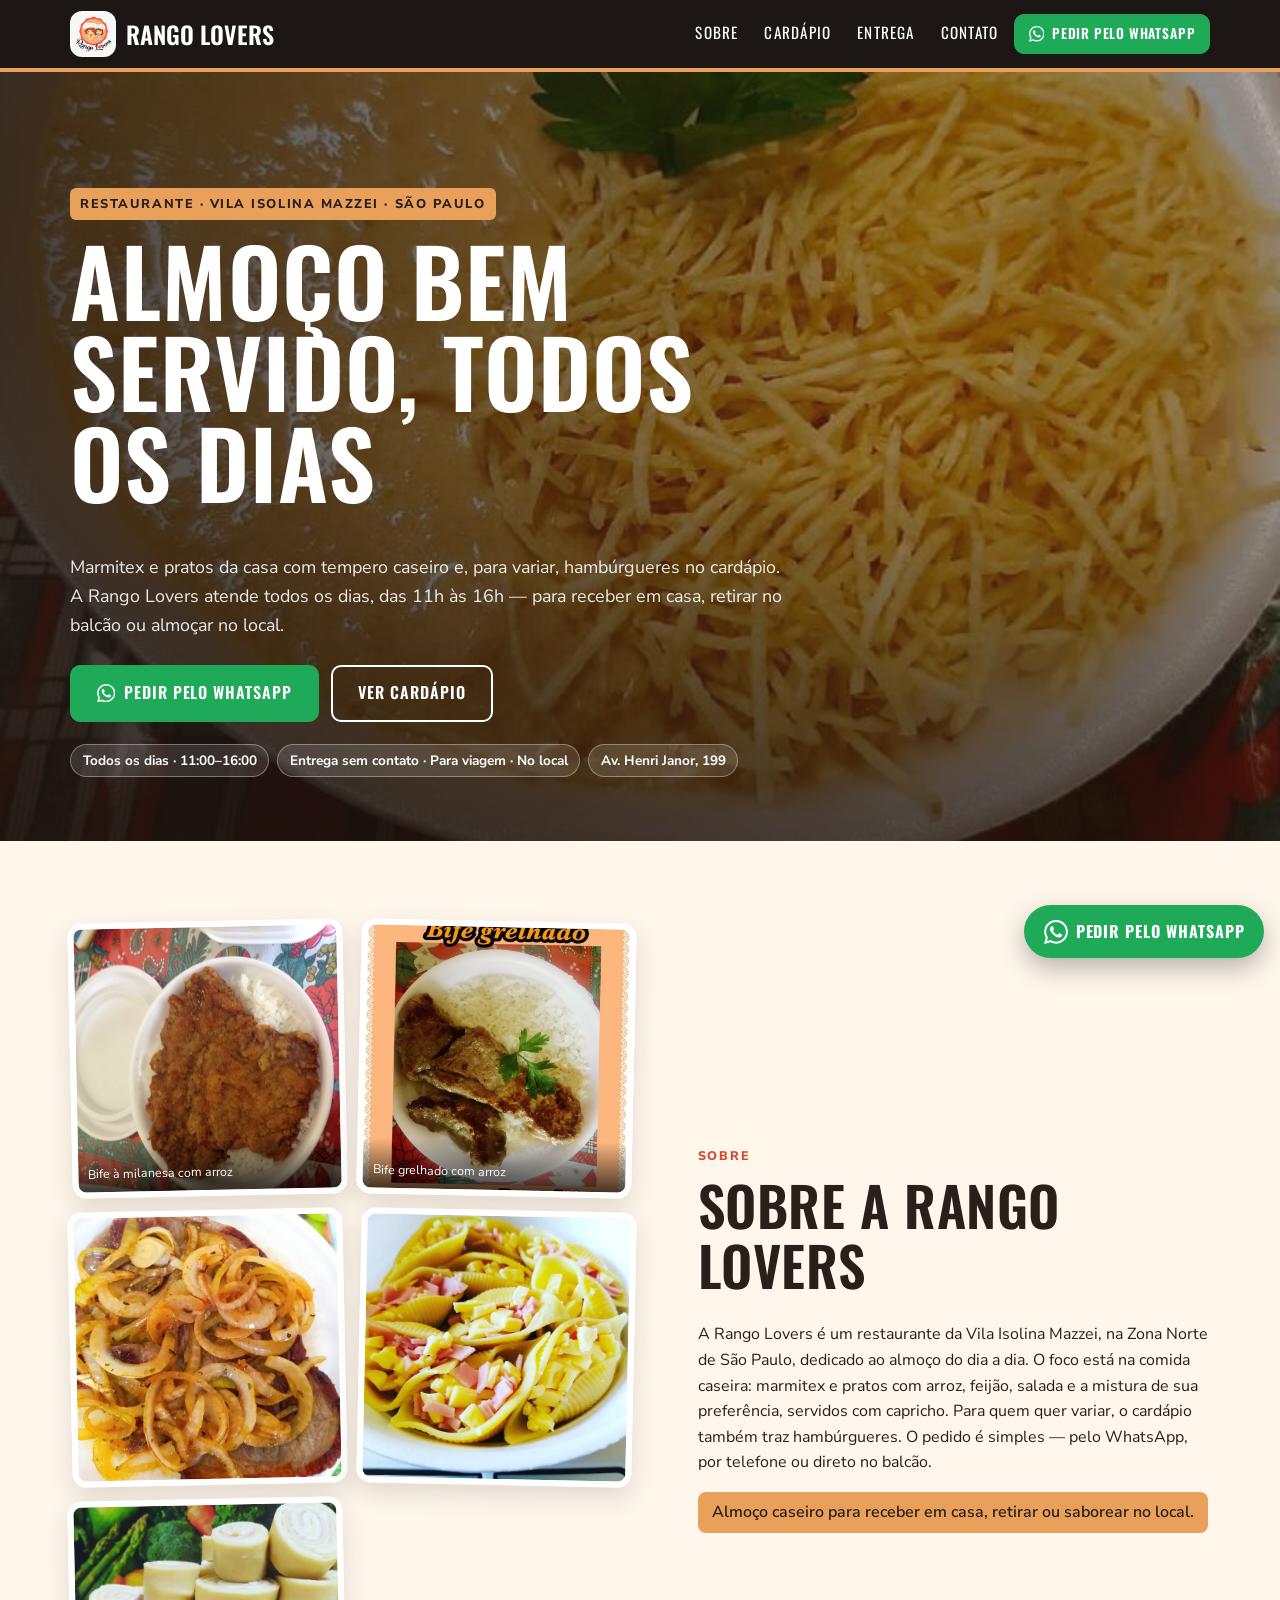
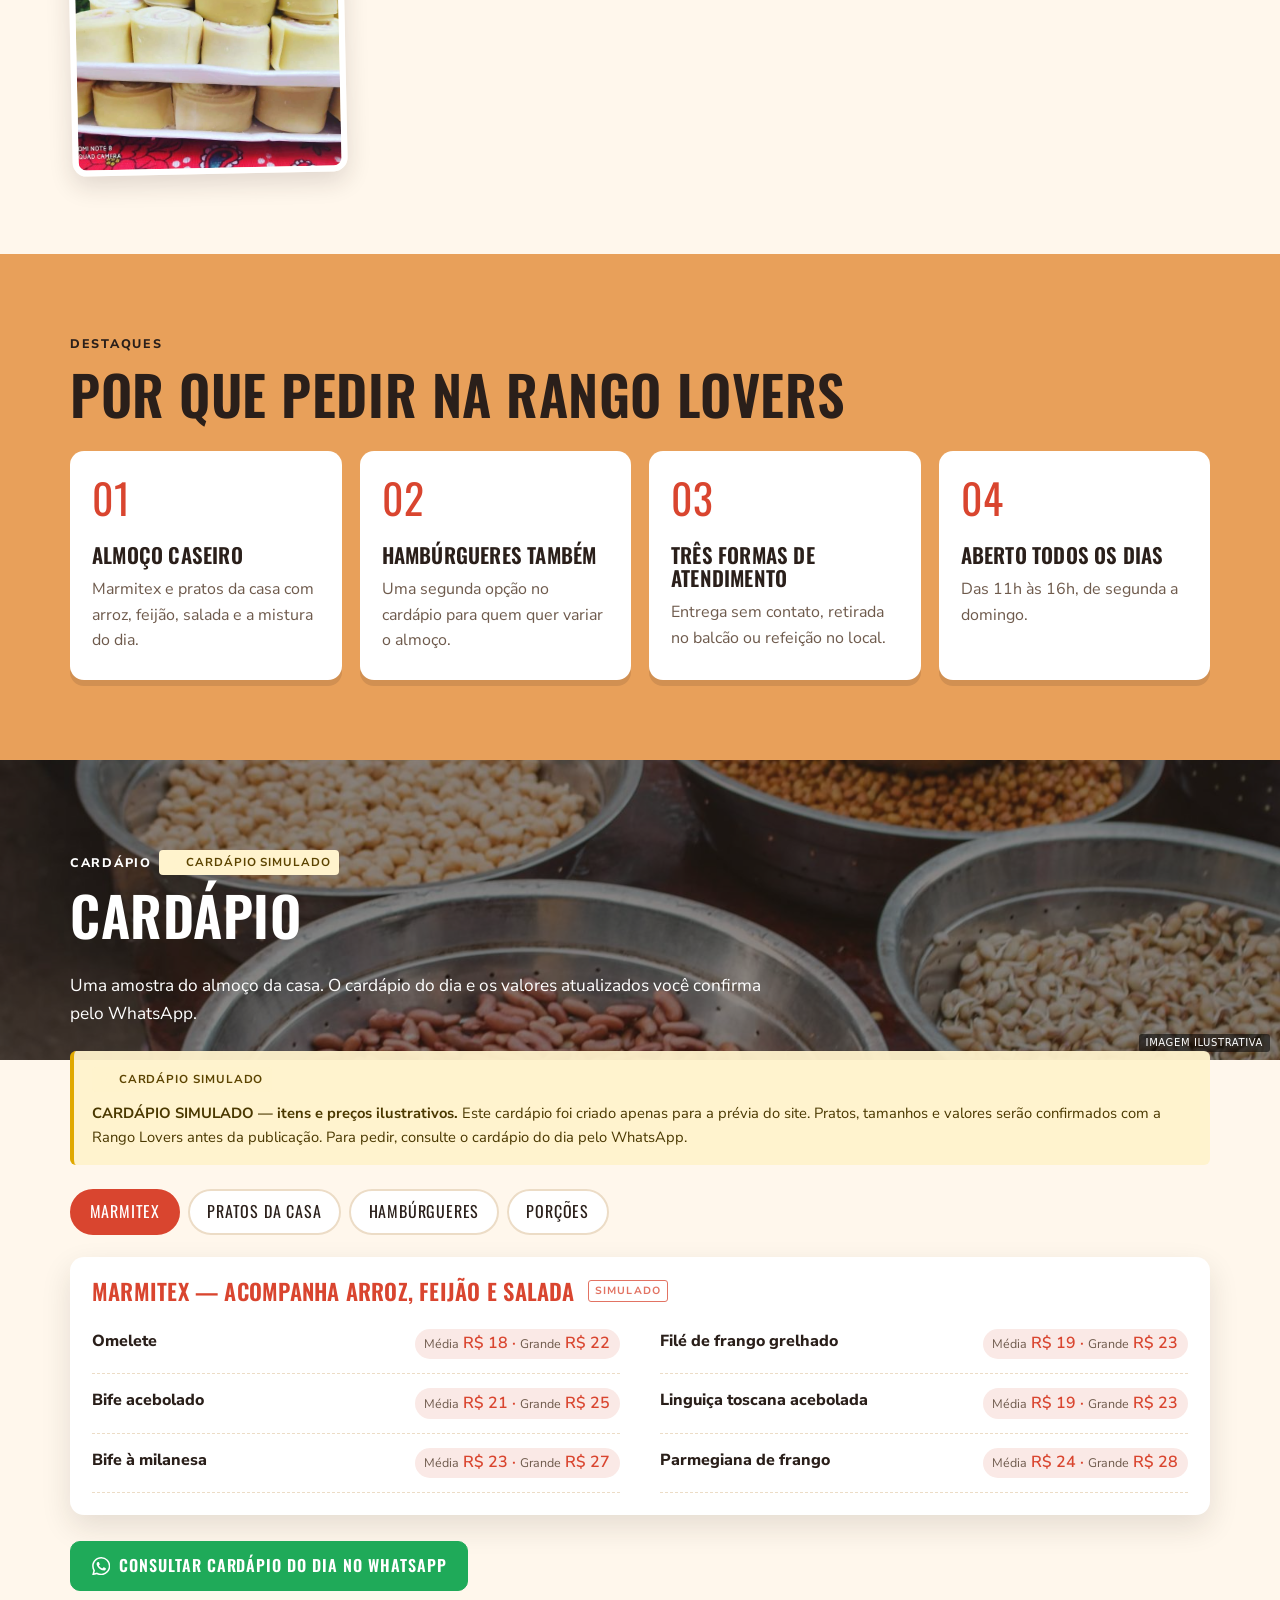
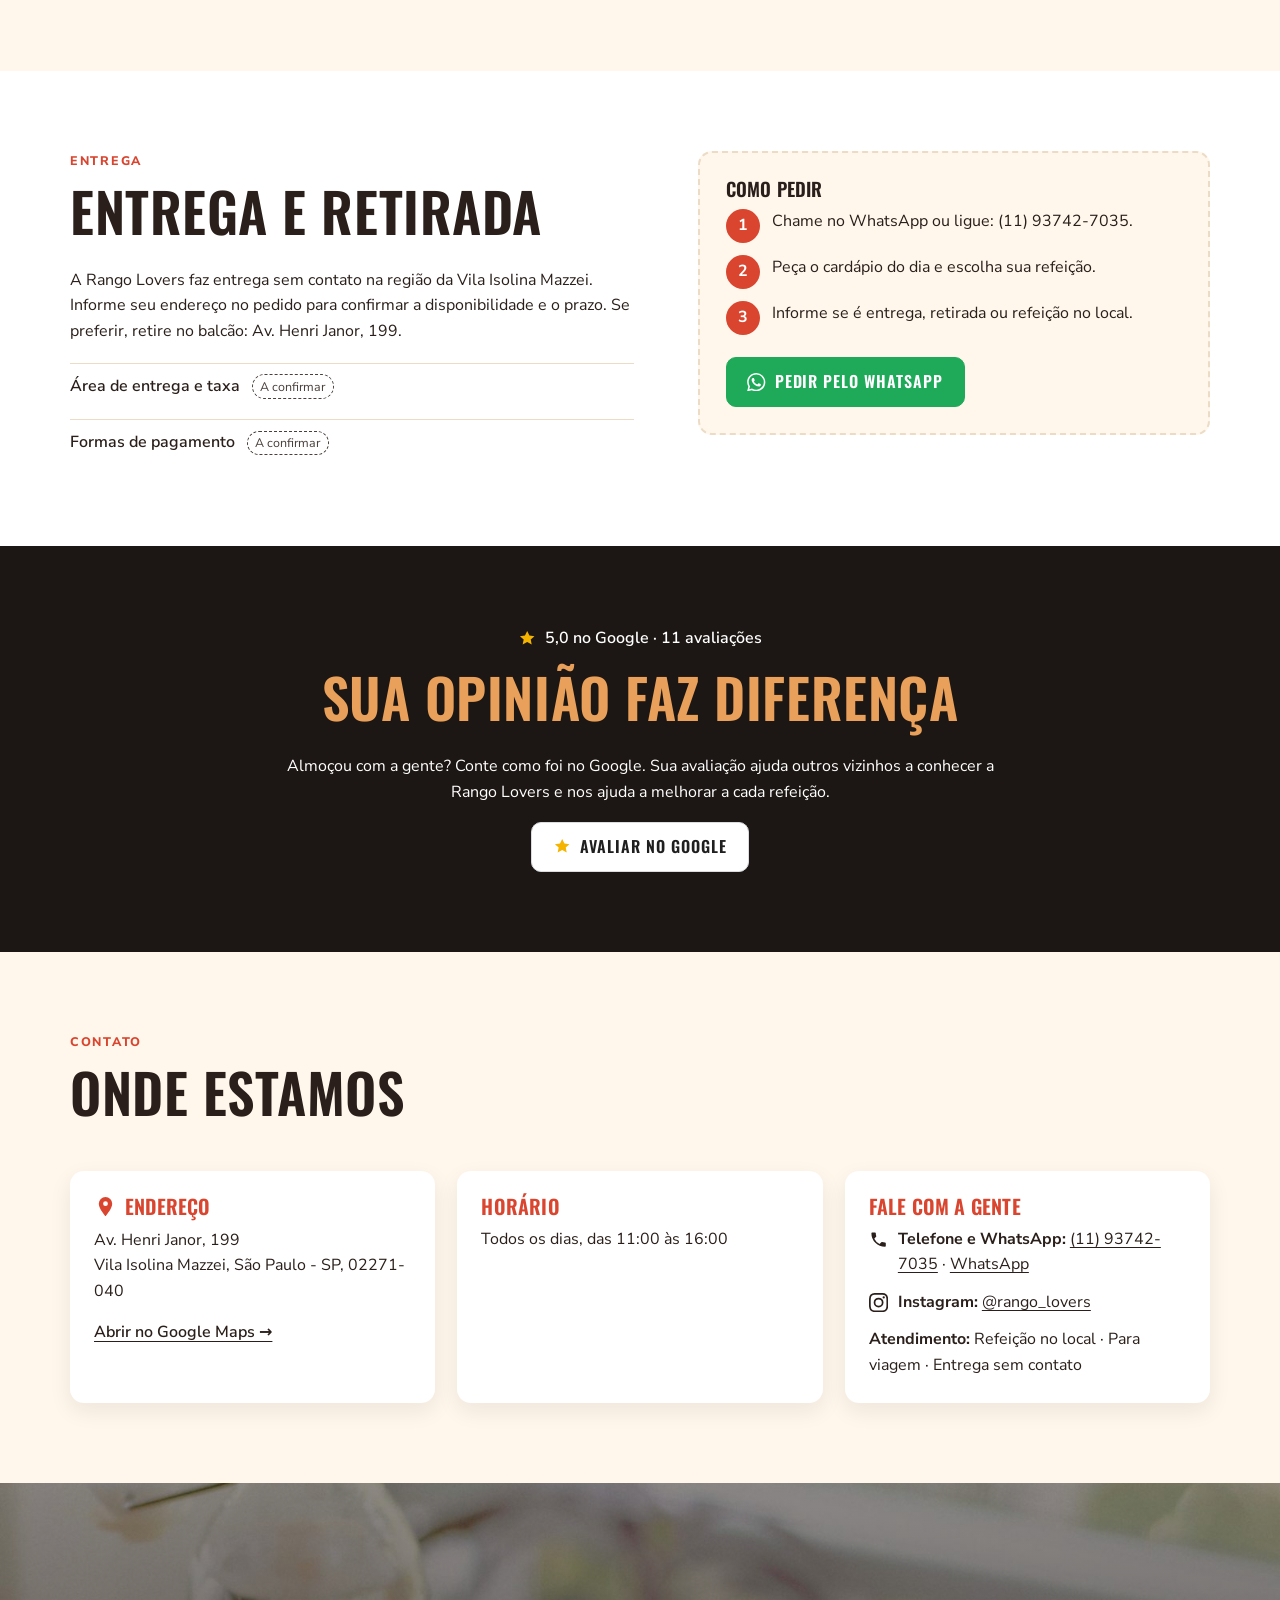
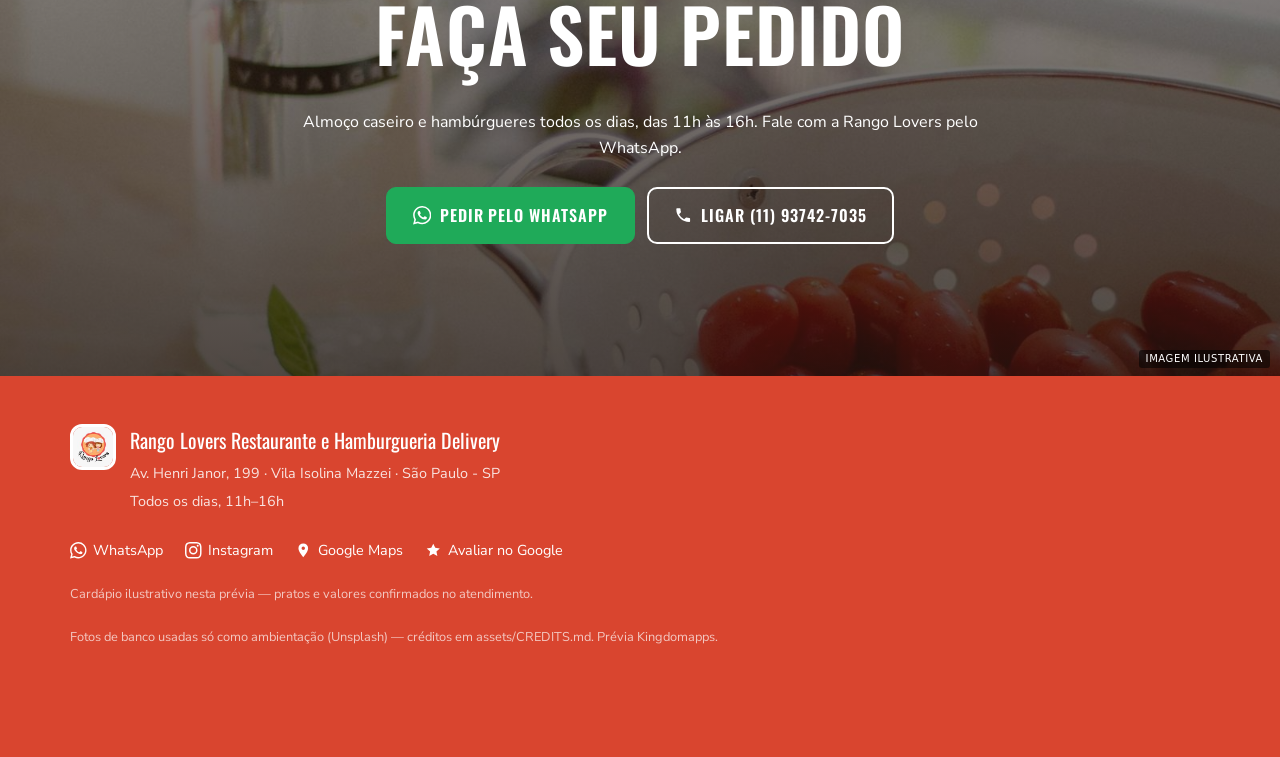
<file: v3/index.html>
<!DOCTYPE html>
<html lang="pt-BR">
<head>
<meta charset="UTF-8" />
<meta name="viewport" content="width=device-width, initial-scale=1" />
<meta name="robots" content="noindex, nofollow" />
<title>Rango Lovers | Almoço, marmitex e hambúrgueres na Vila Isolina Mazzei</title>
<meta name="description" content="Almoço caseiro, marmitex e hambúrgueres na Vila Isolina Mazzei, Zona Norte de São Paulo. Todos os dias, das 11h às 16h. Entrega sem contato, retirada e refeição no local. Peça pelo WhatsApp." />
<meta name="theme-color" content="#1c1714" />
<link rel="preconnect" href="https://fonts.googleapis.com" />
<link rel="preconnect" href="https://fonts.gstatic.com" crossorigin />
<link rel="stylesheet" href="https://fonts.googleapis.com/css2?family=Oswald:wght@500;600;700&family=Nunito+Sans:wght@400;600;700&display=swap" />
<link rel="stylesheet" href="../assets/base.css" />
<link rel="stylesheet" href="../assets/skin-c.css" />
<style>:root{--brand:#d9452f;--brand2:#e8a05a;--brand-ink:#1c1714}</style>
<!-- Google tag (gtag.js) -->
<script async src="https://www.googletagmanager.com/gtag/js?id=G-NJ030BJ0Z8"></script>
<script>
  window.dataLayer = window.dataLayer || [];
  function gtag(){dataLayer.push(arguments);}
  gtag('js', new Date());
  gtag('config', 'G-NJ030BJ0Z8');
</script>
<script>/* Kingdomapps GA4 eventos CTA */(function(){try{var ev=function(n,p){try{if(typeof gtag==='function')gtag('event',n,p);}catch(e){}};document.addEventListener('click',function(e){var a=e.target&&e.target.closest?e.target.closest('a[href]'):null;if(!a)return;var h=a.href||'',p={link_url:h};if(a.dataset&&a.dataset.plan)p.plan=a.dataset.plan;if(/wa\.me|api\.whatsapp\.com|whatsapp:/i.test(h))ev('click_whatsapp',p);else if(/ifood/i.test(h))ev('click_ifood',p);else if(/99app|99food|\/\/(www\.)?99\.|food\.99/i.test(h))ev('click_99',p);},true);document.addEventListener('submit',function(e){var f=e.target;ev('generate_lead',{form_id:(f&&(f.id||f.getAttribute('name')))||'form',page_location:location.href});},true);}catch(e){}})();</script>
</head>
<body class="skin-c" data-hours='{"0": [[11, 16]], "1": [[11, 16]], "2": [[11, 16]], "3": [[11, 16]], "4": [[11, 16]], "5": [[11, 16]], "6": [[11, 16]]}' data-hours-unknown='[]'>
<!-- Kingdomapps · base institucional única · skin C (Trattoria calorosa) · copy: copy.md -->
<a class="skip" href="#conteudo">Pular para o conteúdo</a>
<header class="site-header" id="header">
  <div class="wrap header-inner">
    <a class="brand" href="#topo" aria-label="Rango Lovers — início"><img class="brand-logo" src="../assets/img/logo.jpg" width="150" height="150" alt="Logotipo Rango Lovers" /><span class="brand-word">Rango Lovers</span></a>
    <nav class="site-nav" id="site-nav" aria-label="Principal">
      <ul><li><a href="#sobre">Sobre</a></li><li><a href="#cardapio">Cardápio</a></li><li><a href="#entrega">Entrega</a></li><li><a href="#contato">Contato</a></li></ul>
    </nav>
    <a class="btn btn-wa btn-sm header-cta" href="https://wa.me/5511937427035?text=Ol%C3%A1%21%20Vim%20pelo%20site%20e%20gostaria%20de%20ver%20o%20card%C3%A1pio%20do%20dia." target="_blank" rel="noopener"><svg viewBox="0 0 24 24" aria-hidden="true" focusable="false"><path fill="currentColor" d="M17.47 14.38c-.3-.15-1.76-.87-2.03-.97-.27-.1-.47-.15-.67.15-.2.3-.77.97-.94 1.16-.17.2-.35.22-.64.07-.3-.15-1.26-.46-2.39-1.47-.88-.79-1.48-1.76-1.65-2.06-.17-.3-.02-.46.13-.6.13-.14.3-.35.45-.52.15-.17.2-.3.3-.5.1-.2.05-.37-.03-.52-.07-.15-.67-1.61-.92-2.2-.24-.58-.49-.5-.67-.51h-.57c-.2 0-.52.07-.8.37-.27.3-1.04 1.02-1.04 2.48s1.07 2.88 1.21 3.07c.15.2 2.1 3.2 5.08 4.49.71.31 1.26.49 1.7.63.71.22 1.36.19 1.87.12.57-.09 1.76-.72 2-1.41.25-.7.25-1.29.18-1.41-.08-.13-.27-.2-.57-.35zM12.05 21.78a9.87 9.87 0 0 1-5.03-1.38l-.36-.21-3.74.98 1-3.65-.24-.37a9.86 9.86 0 0 1-1.51-5.26c0-5.45 4.44-9.88 9.89-9.88 2.64 0 5.12 1.03 6.99 2.9a9.83 9.83 0 0 1 2.89 6.99c0 5.45-4.44 9.88-9.89 9.88zm8.41-18.3A11.82 11.82 0 0 0 12.05 0C5.5 0 .16 5.34.16 11.89c0 2.1.55 4.14 1.59 5.95L.06 24l6.3-1.65a11.88 11.88 0 0 0 5.69 1.45c6.55 0 11.89-5.34 11.89-11.89 0-3.18-1.24-6.17-3.48-8.41z"/></svg><span>Pedir pelo WhatsApp</span></a>
    <button class="nav-toggle" type="button" aria-expanded="false" aria-controls="site-nav"><span class="sr-only">Abrir menu</span><span class="bars" aria-hidden="true"></span></button>
  </div>
</header>
<main id="conteudo">
<section class="hero" id="topo" aria-labelledby="hero-title">
  <figure class="hero-media"><img src="../assets/img/fotos-foto-1.jpg" width="768" height="1024" alt="Estrogonofe com arroz e batata palha" fetchpriority="high" /></figure>
  <div class="wrap hero-inner">
    <div class="hero-copy">
      <p class="eyebrow">Restaurante · Vila Isolina Mazzei · São Paulo</p>
      <h1 id="hero-title">Almoço bem servido, todos os dias</h1>
      <p class="lead">Marmitex e pratos da casa com tempero caseiro e, para variar, hambúrgueres no cardápio. A Rango Lovers atende todos os dias, das 11h às 16h — para receber em casa, retirar no balcão ou almoçar no local.</p>
      <p class="open-badge" data-open-badge hidden></p>
      <div class="hero-ctas">
        <a class="btn btn-wa btn-lg" href="https://wa.me/5511937427035?text=Ol%C3%A1%21%20Vim%20pelo%20site%20e%20gostaria%20de%20ver%20o%20card%C3%A1pio%20do%20dia." target="_blank" rel="noopener"><svg viewBox="0 0 24 24" aria-hidden="true" focusable="false"><path fill="currentColor" d="M17.47 14.38c-.3-.15-1.76-.87-2.03-.97-.27-.1-.47-.15-.67.15-.2.3-.77.97-.94 1.16-.17.2-.35.22-.64.07-.3-.15-1.26-.46-2.39-1.47-.88-.79-1.48-1.76-1.65-2.06-.17-.3-.02-.46.13-.6.13-.14.3-.35.45-.52.15-.17.2-.3.3-.5.1-.2.05-.37-.03-.52-.07-.15-.67-1.61-.92-2.2-.24-.58-.49-.5-.67-.51h-.57c-.2 0-.52.07-.8.37-.27.3-1.04 1.02-1.04 2.48s1.07 2.88 1.21 3.07c.15.2 2.1 3.2 5.08 4.49.71.31 1.26.49 1.7.63.71.22 1.36.19 1.87.12.57-.09 1.76-.72 2-1.41.25-.7.25-1.29.18-1.41-.08-.13-.27-.2-.57-.35zM12.05 21.78a9.87 9.87 0 0 1-5.03-1.38l-.36-.21-3.74.98 1-3.65-.24-.37a9.86 9.86 0 0 1-1.51-5.26c0-5.45 4.44-9.88 9.89-9.88 2.64 0 5.12 1.03 6.99 2.9a9.83 9.83 0 0 1 2.89 6.99c0 5.45-4.44 9.88-9.89 9.88zm8.41-18.3A11.82 11.82 0 0 0 12.05 0C5.5 0 .16 5.34.16 11.89c0 2.1.55 4.14 1.59 5.95L.06 24l6.3-1.65a11.88 11.88 0 0 0 5.69 1.45c6.55 0 11.89-5.34 11.89-11.89 0-3.18-1.24-6.17-3.48-8.41z"/></svg><span>Pedir pelo WhatsApp</span></a>
        <a class="btn btn-ghost btn-lg" href="#cardapio">Ver cardápio</a>
      </div>
      <ul class="chips"><li>Todos os dias · 11:00–16:00</li><li>Entrega sem contato · Para viagem · No local</li><li>Av. Henri Janor, 199</li></ul>
    </div>
  </div>
</section>
<section class="sec sobre" id="sobre" aria-labelledby="sobre-title">
  <div class="wrap sobre-grid">
    <div class="sobre-copy">
      <p class="kicker">Sobre</p>
      <h2 id="sobre-title">Sobre a Rango Lovers</h2>
      <p>A Rango Lovers é um restaurante da Vila Isolina Mazzei, na Zona Norte de São Paulo, dedicado ao almoço do dia a dia. O foco está na comida caseira: marmitex e pratos com arroz, feijão, salada e a mistura de sua preferência, servidos com capricho. Para quem quer variar, o cardápio também traz hambúrgueres. O pedido é simples — pelo WhatsApp, por telefone ou direto no balcão.</p>
      <p class="apoio">Almoço caseiro para receber em casa, retirar ou saborear no local.</p>
    </div>
    <div class="gallery" aria-label="Fotos de Rango Lovers"><figure class="g-item g-1"><img src="../assets/img/fotos-foto-3.jpg" width="960" height="960" alt="Bife à milanesa com arroz" loading="lazy" decoding="async" /><figcaption>Bife à milanesa com arroz</figcaption></figure><figure class="g-item g-2"><img src="../assets/img/fotos-foto-4.jpg" width="869" height="1024" alt="Bife grelhado com arroz" loading="lazy" decoding="async" /><figcaption>Bife grelhado com arroz</figcaption></figure><figure class="g-item g-3"><img src="../assets/img/fotos-foto-ig-1.jpg" width="640" height="640" alt="Prato da Rango Lovers (foto do Instagram @rango_lovers)" loading="lazy" decoding="async" /></figure><figure class="g-item g-4"><img src="../assets/img/fotos-foto-ig-2.jpg" width="640" height="640" alt="Prato da Rango Lovers (foto do Instagram @rango_lovers)" loading="lazy" decoding="async" /></figure><figure class="g-item g-5"><img src="../assets/img/fotos-foto-ig-3.jpg" width="640" height="640" alt="Prato da Rango Lovers (foto do Instagram @rango_lovers)" loading="lazy" decoding="async" /></figure></div>
  </div>
</section>
<section class="sec destaques" id="destaques" aria-labelledby="dest-title">
  <div class="wrap">
    <p class="kicker">Destaques</p>
    <h2 id="dest-title">Por que pedir na Rango Lovers</h2>
    <ul class="feats"><li class="feat"><span class="feat-n" aria-hidden="true">01</span><h3>Almoço caseiro</h3><p>Marmitex e pratos da casa com arroz, feijão, salada e a mistura do dia.</p></li><li class="feat"><span class="feat-n" aria-hidden="true">02</span><h3>Hambúrgueres também</h3><p>Uma segunda opção no cardápio para quem quer variar o almoço.</p></li><li class="feat"><span class="feat-n" aria-hidden="true">03</span><h3>Três formas de atendimento</h3><p>Entrega sem contato, retirada no balcão ou refeição no local.</p></li><li class="feat"><span class="feat-n" aria-hidden="true">04</span><h3>Aberto todos os dias</h3><p>Das 11h às 16h, de segunda a domingo.</p></li></ul>
  </div>
</section>
<section class="sec cardapio" id="cardapio" aria-labelledby="menu-title">
  <div class="amb amb-menu" style="--amb:url('../assets/img/ambiente-beans.jpg')" aria-hidden="true"><span class="amb-tag">Imagem ilustrativa</span></div>
  <div class="wrap">
    <div class="menu-head">
      <p class="kicker">Cardápio <span class="sim-badge">Cardápio simulado</span></p>
      <h2 id="menu-title">Cardápio</h2>
      <p class="lead">Uma amostra do almoço da casa. O cardápio do dia e os valores atualizados você confirma pelo WhatsApp.</p>
    </div>
    <div class="sim-notice" role="note"><span class="sim-badge">Cardápio simulado</span><p><strong>CARDÁPIO SIMULADO — itens e preços ilustrativos.</strong> Este cardápio foi criado apenas para a prévia do site. Pratos, tamanhos e valores serão confirmados com a Rango Lovers antes da publicação. Para pedir, consulte o cardápio do dia pelo WhatsApp.</p></div>
    <div class="menu-tabs" role="tablist" aria-label="Categorias do cardápio"><button type="button" role="tab" id="tab-0" aria-controls="menu-0" aria-selected="true">Marmitex</button><button type="button" role="tab" id="tab-1" aria-controls="menu-1" aria-selected="false" tabindex="-1">Pratos da casa</button><button type="button" role="tab" id="tab-2" aria-controls="menu-2" aria-selected="false" tabindex="-1">Hambúrgueres</button><button type="button" role="tab" id="tab-3" aria-controls="menu-3" aria-selected="false" tabindex="-1">Porções</button></div>
    <div class="menu-panel" role="tabpanel" id="menu-0" aria-labelledby="tab-0" tabindex="0"><h3 class="menu-cat">Marmitex — acompanha arroz, feijão e salada <span class="sim-tag">Simulado</span></h3><ul class="menu-list"><li class="mi"><span class="mi-name">Omelete</span><span class="mi-price"><span class="pl">Média</span> R$ 18 · <span class="pl">Grande</span> R$ 22</span></li><li class="mi"><span class="mi-name">Filé de frango grelhado</span><span class="mi-price"><span class="pl">Média</span> R$ 19 · <span class="pl">Grande</span> R$ 23</span></li><li class="mi"><span class="mi-name">Bife acebolado</span><span class="mi-price"><span class="pl">Média</span> R$ 21 · <span class="pl">Grande</span> R$ 25</span></li><li class="mi"><span class="mi-name">Linguiça toscana acebolada</span><span class="mi-price"><span class="pl">Média</span> R$ 19 · <span class="pl">Grande</span> R$ 23</span></li><li class="mi"><span class="mi-name">Bife à milanesa</span><span class="mi-price"><span class="pl">Média</span> R$ 23 · <span class="pl">Grande</span> R$ 27</span></li><li class="mi"><span class="mi-name">Parmegiana de frango</span><span class="mi-price"><span class="pl">Média</span> R$ 24 · <span class="pl">Grande</span> R$ 28</span></li></ul></div><div class="menu-panel" role="tabpanel" id="menu-1" aria-labelledby="tab-1" tabindex="0" hidden><h3 class="menu-cat">Pratos da casa <span class="sim-tag">Simulado</span></h3><ul class="menu-list"><li class="mi"><span class="mi-name">Estrogonofe de frango</span><span class="mi-desc">Com arroz e batata palha</span><span class="mi-price">R$ 25</span></li><li class="mi"><span class="mi-name">Bife grelhado</span><span class="mi-desc">Com arroz, feijão e salada</span><span class="mi-price">R$ 24</span></li><li class="mi"><span class="mi-name">Parmegiana da casa</span><span class="mi-desc">Bovina ou frango, com molho de tomate e mussarela gratinada</span><span class="mi-price">R$ 32</span></li></ul></div><div class="menu-panel" role="tabpanel" id="menu-2" aria-labelledby="tab-2" tabindex="0" hidden><h3 class="menu-cat">Hambúrgueres <span class="sim-tag">Simulado</span></h3><ul class="menu-list"><li class="mi"><span class="mi-name">Clássico</span><span class="mi-desc">Hambúrguer, queijo, alface, tomate e maionese</span><span class="mi-price">R$ 24</span></li><li class="mi"><span class="mi-name">Bacon</span><span class="mi-desc">Hambúrguer, queijo e bacon</span><span class="mi-price">R$ 28</span></li><li class="mi"><span class="mi-name">Completo</span><span class="mi-desc">Hambúrguer, queijo, presunto, ovo, bacon e salada</span><span class="mi-price">R$ 34</span></li><li class="mi"><span class="mi-name">Frango</span><span class="mi-desc">Filé de frango, queijo e salada</span><span class="mi-price">R$ 26</span></li></ul></div><div class="menu-panel" role="tabpanel" id="menu-3" aria-labelledby="tab-3" tabindex="0" hidden><h3 class="menu-cat">Porções <span class="sim-tag">Simulado</span></h3><ul class="menu-list"><li class="mi"><span class="mi-name">Batata frita</span><span class="mi-price">R$ 20</span></li><li class="mi"><span class="mi-name">Calabresa acebolada</span><span class="mi-price">R$ 26</span></li><li class="mi"><span class="mi-name">Frango a passarinho</span><span class="mi-price">R$ 35</span></li></ul></div>
    <div class="menu-cta"><a class="btn btn-wa" href="https://wa.me/5511937427035?text=Ol%C3%A1%21%20Vim%20pelo%20site%20e%20gostaria%20de%20ver%20o%20card%C3%A1pio%20do%20dia." target="_blank" rel="noopener"><svg viewBox="0 0 24 24" aria-hidden="true" focusable="false"><path fill="currentColor" d="M17.47 14.38c-.3-.15-1.76-.87-2.03-.97-.27-.1-.47-.15-.67.15-.2.3-.77.97-.94 1.16-.17.2-.35.22-.64.07-.3-.15-1.26-.46-2.39-1.47-.88-.79-1.48-1.76-1.65-2.06-.17-.3-.02-.46.13-.6.13-.14.3-.35.45-.52.15-.17.2-.3.3-.5.1-.2.05-.37-.03-.52-.07-.15-.67-1.61-.92-2.2-.24-.58-.49-.5-.67-.51h-.57c-.2 0-.52.07-.8.37-.27.3-1.04 1.02-1.04 2.48s1.07 2.88 1.21 3.07c.15.2 2.1 3.2 5.08 4.49.71.31 1.26.49 1.7.63.71.22 1.36.19 1.87.12.57-.09 1.76-.72 2-1.41.25-.7.25-1.29.18-1.41-.08-.13-.27-.2-.57-.35zM12.05 21.78a9.87 9.87 0 0 1-5.03-1.38l-.36-.21-3.74.98 1-3.65-.24-.37a9.86 9.86 0 0 1-1.51-5.26c0-5.45 4.44-9.88 9.89-9.88 2.64 0 5.12 1.03 6.99 2.9a9.83 9.83 0 0 1 2.89 6.99c0 5.45-4.44 9.88-9.89 9.88zm8.41-18.3A11.82 11.82 0 0 0 12.05 0C5.5 0 .16 5.34.16 11.89c0 2.1.55 4.14 1.59 5.95L.06 24l6.3-1.65a11.88 11.88 0 0 0 5.69 1.45c6.55 0 11.89-5.34 11.89-11.89 0-3.18-1.24-6.17-3.48-8.41z"/></svg><span>Consultar cardápio do dia no WhatsApp</span></a></div>
  </div>
</section>
<section class="sec entrega" id="entrega" aria-labelledby="ent-title">
  <div class="wrap entrega-grid">
    <div>
      <p class="kicker">Entrega</p>
      <h2 id="ent-title">Entrega e retirada</h2>
      <p>A Rango Lovers faz entrega sem contato na região da Vila Isolina Mazzei. Informe seu endereço no pedido para confirmar a disponibilidade e o prazo. Se preferir, retire no balcão: Av. Henri Janor, 199.</p>
      <dl class="kv"><div><dt>Área de entrega e taxa</dt><dd><span class="tbc">A confirmar</span></dd></div><div><dt>Formas de pagamento</dt><dd><span class="tbc">A confirmar</span></dd></div></dl>
    </div>
    <div class="steps-box">
      <h3>Como pedir</h3><ol class="steps"><li>Chame no WhatsApp ou ligue: (11) 93742-7035.</li><li>Peça o cardápio do dia e escolha sua refeição.</li><li>Informe se é entrega, retirada ou refeição no local.</li></ol>
      <div class="order-links"><a class="btn btn-wa" href="https://wa.me/5511937427035?text=Ol%C3%A1%21%20Vim%20pelo%20site%20e%20gostaria%20de%20ver%20o%20card%C3%A1pio%20do%20dia." target="_blank" rel="noopener"><svg viewBox="0 0 24 24" aria-hidden="true" focusable="false"><path fill="currentColor" d="M17.47 14.38c-.3-.15-1.76-.87-2.03-.97-.27-.1-.47-.15-.67.15-.2.3-.77.97-.94 1.16-.17.2-.35.22-.64.07-.3-.15-1.26-.46-2.39-1.47-.88-.79-1.48-1.76-1.65-2.06-.17-.3-.02-.46.13-.6.13-.14.3-.35.45-.52.15-.17.2-.3.3-.5.1-.2.05-.37-.03-.52-.07-.15-.67-1.61-.92-2.2-.24-.58-.49-.5-.67-.51h-.57c-.2 0-.52.07-.8.37-.27.3-1.04 1.02-1.04 2.48s1.07 2.88 1.21 3.07c.15.2 2.1 3.2 5.08 4.49.71.31 1.26.49 1.7.63.71.22 1.36.19 1.87.12.57-.09 1.76-.72 2-1.41.25-.7.25-1.29.18-1.41-.08-.13-.27-.2-.57-.35zM12.05 21.78a9.87 9.87 0 0 1-5.03-1.38l-.36-.21-3.74.98 1-3.65-.24-.37a9.86 9.86 0 0 1-1.51-5.26c0-5.45 4.44-9.88 9.89-9.88 2.64 0 5.12 1.03 6.99 2.9a9.83 9.83 0 0 1 2.89 6.99c0 5.45-4.44 9.88-9.89 9.88zm8.41-18.3A11.82 11.82 0 0 0 12.05 0C5.5 0 .16 5.34.16 11.89c0 2.1.55 4.14 1.59 5.95L.06 24l6.3-1.65a11.88 11.88 0 0 0 5.69 1.45c6.55 0 11.89-5.34 11.89-11.89 0-3.18-1.24-6.17-3.48-8.41z"/></svg><span>Pedir pelo WhatsApp</span></a></div>
    </div>
  </div>
</section>
<section class="sec avaliar review-band" id="avaliar" aria-labelledby="av-title">
  <div class="wrap avaliar-inner">
    <p class="selo"><svg viewBox="0 0 24 24" aria-hidden="true" focusable="false"><path fill="currentColor" d="M12 2.5l2.9 6 6.6.8-4.9 4.5 1.3 6.5L12 17.1l-5.9 3.2 1.3-6.5L2.5 9.3l6.6-.8z"/></svg><span>5,0 no Google · 11 avaliações</span></p>
    <h2 id="av-title">Sua opinião faz diferença</h2>
    <p>Almoçou com a gente? Conte como foi no Google. Sua avaliação ajuda outros vizinhos a conhecer a Rango Lovers e nos ajuda a melhorar a cada refeição.</p>
    <a class="btn btn-review" href="https://search.google.com/local/writereview?placeid=ChIJkTZjzln1zpQRoMhv1bwdOF4" target="_blank" rel="noopener"><svg viewBox="0 0 24 24" aria-hidden="true" focusable="false"><path fill="currentColor" d="M12 2.5l2.9 6 6.6.8-4.9 4.5 1.3 6.5L12 17.1l-5.9 3.2 1.3-6.5L2.5 9.3l6.6-.8z"/></svg><span>Avaliar no Google</span></a>
  </div>
</section>
<section class="sec contato" id="contato" aria-labelledby="ct-title">
  <div class="wrap contato-grid">
    <div class="ct-head">
      <p class="kicker">Contato</p>
      <h2 id="ct-title">Onde estamos</h2>
      
    </div>
    <div class="ct-card">
      <h3><svg viewBox="0 0 24 24" aria-hidden="true" focusable="false"><path fill="currentColor" d="M12 2a7 7 0 0 0-7 7c0 5.25 7 13 7 13s7-7.75 7-13a7 7 0 0 0-7-7zm0 9.5a2.5 2.5 0 1 1 0-5 2.5 2.5 0 0 1 0 5z"/></svg><span>Endereço</span></h3>
      <p>Av. Henri Janor, 199<br />Vila Isolina Mazzei, São Paulo - SP, 02271-040</p>
      <a class="text-link" href="https://www.google.com/maps/place/Rango+Lovers+Restaurante+e+Hamburgueria+Delivery/data=!4m7!3m6!1s0x94cef559ce633691:0x5e381dbcd56fc8a0!8m2!3d-23.4699314!4d-46.5895767!16s%2Fg%2F11lrlq2khb" target="_blank" rel="noopener">Abrir no Google Maps →</a>
    </div>
    <div class="ct-card">
      <h3>Horário</h3>
      <p>Todos os dias, das 11:00 às 16:00</p>
      <p class="open-badge" data-open-badge hidden></p>
    </div>
    <div class="ct-card">
      <h3>Fale com a gente</h3>
      <ul class="ct-list"><li><svg viewBox="0 0 24 24" aria-hidden="true" focusable="false"><path fill="currentColor" d="M6.6 10.8a15.1 15.1 0 0 0 6.6 6.6l2.2-2.2a1 1 0 0 1 1-.25 11.4 11.4 0 0 0 3.6.57 1 1 0 0 1 1 1V20a1 1 0 0 1-1 1A17 17 0 0 1 3 4a1 1 0 0 1 1-1h3.5a1 1 0 0 1 1 1c0 1.25.2 2.45.57 3.57a1 1 0 0 1-.25 1z"/></svg><span><strong>Telefone e WhatsApp:</strong> <a href="tel:+5511937427035">(11) 93742-7035</a> · <a href="https://wa.me/5511937427035?text=Ol%C3%A1%21%20Vim%20pelo%20site%20e%20gostaria%20de%20ver%20o%20card%C3%A1pio%20do%20dia." target="_blank" rel="noopener">WhatsApp</a></span></li><li><svg viewBox="0 0 24 24" aria-hidden="true" focusable="false"><path fill="currentColor" d="M12 2.2c3.2 0 3.58.01 4.85.07 3.25.15 4.77 1.69 4.92 4.92.06 1.27.07 1.65.07 4.85s-.01 3.58-.07 4.85c-.15 3.23-1.66 4.77-4.92 4.92-1.27.06-1.65.07-4.85.07s-3.58-.01-4.85-.07c-3.26-.15-4.77-1.7-4.92-4.92C2.17 15.58 2.16 15.2 2.16 12s.01-3.58.07-4.85C2.38 3.92 3.9 2.38 7.15 2.23 8.42 2.17 8.8 2.16 12 2.16zM12 0C8.74 0 8.33.01 7.05.07 2.7.27.27 2.69.07 7.05.01 8.33 0 8.74 0 12s.01 3.67.07 4.95c.2 4.36 2.62 6.78 6.98 6.98C8.33 23.99 8.74 24 12 24s3.67-.01 4.95-.07c4.35-.2 6.78-2.62 6.98-6.98.06-1.28.07-1.69.07-4.95s-.01-3.67-.07-4.95c-.2-4.35-2.62-6.78-6.98-6.98C15.67.01 15.26 0 12 0zm0 5.84a6.16 6.16 0 1 0 0 12.32 6.16 6.16 0 0 0 0-12.32zM12 16a4 4 0 1 1 0-8 4 4 0 0 1 0 8zm6.4-11.85a1.44 1.44 0 1 0 0 2.88 1.44 1.44 0 0 0 0-2.88z"/></svg><span><strong>Instagram:</strong> <a href="https://instagram.com/rango_lovers" target="_blank" rel="noopener">@rango_lovers</a></span></li><li class="atend"><span><strong>Atendimento:</strong> Refeição no local · Para viagem · Entrega sem contato</span></li></ul>
    </div>
  </div>
</section>
<section class="sec cta-final cta-band" id="cta-final" aria-labelledby="cta-title">
  <div class="amb amb-cta" style="--amb:url('../assets/img/ambiente-tomatoes-strainer.jpg')" aria-hidden="true"><span class="amb-tag">Imagem ilustrativa</span></div>
  <div class="wrap cta-inner">
    <h2 id="cta-title">Faça seu pedido</h2>
    <p>Almoço caseiro e hambúrgueres todos os dias, das 11h às 16h. Fale com a Rango Lovers pelo WhatsApp.</p>
    <div class="hero-ctas"><a class="btn btn-wa btn-lg" href="https://wa.me/5511937427035?text=Ol%C3%A1%21%20Vim%20pelo%20site%20e%20gostaria%20de%20ver%20o%20card%C3%A1pio%20do%20dia." target="_blank" rel="noopener"><svg viewBox="0 0 24 24" aria-hidden="true" focusable="false"><path fill="currentColor" d="M17.47 14.38c-.3-.15-1.76-.87-2.03-.97-.27-.1-.47-.15-.67.15-.2.3-.77.97-.94 1.16-.17.2-.35.22-.64.07-.3-.15-1.26-.46-2.39-1.47-.88-.79-1.48-1.76-1.65-2.06-.17-.3-.02-.46.13-.6.13-.14.3-.35.45-.52.15-.17.2-.3.3-.5.1-.2.05-.37-.03-.52-.07-.15-.67-1.61-.92-2.2-.24-.58-.49-.5-.67-.51h-.57c-.2 0-.52.07-.8.37-.27.3-1.04 1.02-1.04 2.48s1.07 2.88 1.21 3.07c.15.2 2.1 3.2 5.08 4.49.71.31 1.26.49 1.7.63.71.22 1.36.19 1.87.12.57-.09 1.76-.72 2-1.41.25-.7.25-1.29.18-1.41-.08-.13-.27-.2-.57-.35zM12.05 21.78a9.87 9.87 0 0 1-5.03-1.38l-.36-.21-3.74.98 1-3.65-.24-.37a9.86 9.86 0 0 1-1.51-5.26c0-5.45 4.44-9.88 9.89-9.88 2.64 0 5.12 1.03 6.99 2.9a9.83 9.83 0 0 1 2.89 6.99c0 5.45-4.44 9.88-9.89 9.88zm8.41-18.3A11.82 11.82 0 0 0 12.05 0C5.5 0 .16 5.34.16 11.89c0 2.1.55 4.14 1.59 5.95L.06 24l6.3-1.65a11.88 11.88 0 0 0 5.69 1.45c6.55 0 11.89-5.34 11.89-11.89 0-3.18-1.24-6.17-3.48-8.41z"/></svg><span>Pedir pelo WhatsApp</span></a><a class="btn btn-ghost btn-lg" href="tel:+5511937427035"><svg viewBox="0 0 24 24" aria-hidden="true" focusable="false"><path fill="currentColor" d="M6.6 10.8a15.1 15.1 0 0 0 6.6 6.6l2.2-2.2a1 1 0 0 1 1-.25 11.4 11.4 0 0 0 3.6.57 1 1 0 0 1 1 1V20a1 1 0 0 1-1 1A17 17 0 0 1 3 4a1 1 0 0 1 1-1h3.5a1 1 0 0 1 1 1c0 1.25.2 2.45.57 3.57a1 1 0 0 1-.25 1z"/></svg><span>Ligar (11) 93742-7035</span></a></div>
  </div>
</section>
</main>
<footer class="site-footer">
  <div class="wrap footer-inner">
    <div class="f-brand"><img class="brand-logo" src="../assets/img/logo.jpg" width="150" height="150" alt="Logotipo Rango Lovers" /><div><p class="f-name">Rango Lovers Restaurante e Hamburgueria Delivery</p><p>Av. Henri Janor, 199 · Vila Isolina Mazzei · São Paulo - SP</p><p>Todos os dias, 11h–16h</p></div></div>
    <nav class="f-links" aria-label="Links"><a href="https://wa.me/5511937427035?text=Ol%C3%A1%21%20Vim%20pelo%20site%20e%20gostaria%20de%20ver%20o%20card%C3%A1pio%20do%20dia." target="_blank" rel="noopener"><svg viewBox="0 0 24 24" aria-hidden="true" focusable="false"><path fill="currentColor" d="M17.47 14.38c-.3-.15-1.76-.87-2.03-.97-.27-.1-.47-.15-.67.15-.2.3-.77.97-.94 1.16-.17.2-.35.22-.64.07-.3-.15-1.26-.46-2.39-1.47-.88-.79-1.48-1.76-1.65-2.06-.17-.3-.02-.46.13-.6.13-.14.3-.35.45-.52.15-.17.2-.3.3-.5.1-.2.05-.37-.03-.52-.07-.15-.67-1.61-.92-2.2-.24-.58-.49-.5-.67-.51h-.57c-.2 0-.52.07-.8.37-.27.3-1.04 1.02-1.04 2.48s1.07 2.88 1.21 3.07c.15.2 2.1 3.2 5.08 4.49.71.31 1.26.49 1.7.63.71.22 1.36.19 1.87.12.57-.09 1.76-.72 2-1.41.25-.7.25-1.29.18-1.41-.08-.13-.27-.2-.57-.35zM12.05 21.78a9.87 9.87 0 0 1-5.03-1.38l-.36-.21-3.74.98 1-3.65-.24-.37a9.86 9.86 0 0 1-1.51-5.26c0-5.45 4.44-9.88 9.89-9.88 2.64 0 5.12 1.03 6.99 2.9a9.83 9.83 0 0 1 2.89 6.99c0 5.45-4.44 9.88-9.89 9.88zm8.41-18.3A11.82 11.82 0 0 0 12.05 0C5.5 0 .16 5.34.16 11.89c0 2.1.55 4.14 1.59 5.95L.06 24l6.3-1.65a11.88 11.88 0 0 0 5.69 1.45c6.55 0 11.89-5.34 11.89-11.89 0-3.18-1.24-6.17-3.48-8.41z"/></svg><span>WhatsApp</span></a><a href="https://instagram.com/rango_lovers" target="_blank" rel="noopener"><svg viewBox="0 0 24 24" aria-hidden="true" focusable="false"><path fill="currentColor" d="M12 2.2c3.2 0 3.58.01 4.85.07 3.25.15 4.77 1.69 4.92 4.92.06 1.27.07 1.65.07 4.85s-.01 3.58-.07 4.85c-.15 3.23-1.66 4.77-4.92 4.92-1.27.06-1.65.07-4.85.07s-3.58-.01-4.85-.07c-3.26-.15-4.77-1.7-4.92-4.92C2.17 15.58 2.16 15.2 2.16 12s.01-3.58.07-4.85C2.38 3.92 3.9 2.38 7.15 2.23 8.42 2.17 8.8 2.16 12 2.16zM12 0C8.74 0 8.33.01 7.05.07 2.7.27.27 2.69.07 7.05.01 8.33 0 8.74 0 12s.01 3.67.07 4.95c.2 4.36 2.62 6.78 6.98 6.98C8.33 23.99 8.74 24 12 24s3.67-.01 4.95-.07c4.35-.2 6.78-2.62 6.98-6.98.06-1.28.07-1.69.07-4.95s-.01-3.67-.07-4.95c-.2-4.35-2.62-6.78-6.98-6.98C15.67.01 15.26 0 12 0zm0 5.84a6.16 6.16 0 1 0 0 12.32 6.16 6.16 0 0 0 0-12.32zM12 16a4 4 0 1 1 0-8 4 4 0 0 1 0 8zm6.4-11.85a1.44 1.44 0 1 0 0 2.88 1.44 1.44 0 0 0 0-2.88z"/></svg><span>Instagram</span></a><a href="https://www.google.com/maps/place/Rango+Lovers+Restaurante+e+Hamburgueria+Delivery/data=!4m7!3m6!1s0x94cef559ce633691:0x5e381dbcd56fc8a0!8m2!3d-23.4699314!4d-46.5895767!16s%2Fg%2F11lrlq2khb" target="_blank" rel="noopener"><svg viewBox="0 0 24 24" aria-hidden="true" focusable="false"><path fill="currentColor" d="M12 2a7 7 0 0 0-7 7c0 5.25 7 13 7 13s7-7.75 7-13a7 7 0 0 0-7-7zm0 9.5a2.5 2.5 0 1 1 0-5 2.5 2.5 0 0 1 0 5z"/></svg><span>Google Maps</span></a><a href="https://search.google.com/local/writereview?placeid=ChIJkTZjzln1zpQRoMhv1bwdOF4" target="_blank" rel="noopener"><svg viewBox="0 0 24 24" aria-hidden="true" focusable="false"><path fill="currentColor" d="M12 2.5l2.9 6 6.6.8-4.9 4.5 1.3 6.5L12 17.1l-5.9 3.2 1.3-6.5L2.5 9.3l6.6-.8z"/></svg><span>Avaliar no Google</span></a></nav>
    <p class="f-note">Cardápio ilustrativo nesta prévia — pratos e valores confirmados no atendimento.</p>
    <p class="f-credit">Fotos de banco usadas só como ambientação (Unsplash) — créditos em assets/CREDITS.md. Prévia Kingdomapps.</p>
  </div>
</footer>
<a class="wa-float" href="https://wa.me/5511937427035?text=Ol%C3%A1%21%20Vim%20pelo%20site%20e%20gostaria%20de%20ver%20o%20card%C3%A1pio%20do%20dia." target="_blank" rel="noopener" aria-label="Fazer pedido pelo WhatsApp da Rango Lovers"><svg viewBox="0 0 24 24" aria-hidden="true" focusable="false"><path fill="currentColor" d="M17.47 14.38c-.3-.15-1.76-.87-2.03-.97-.27-.1-.47-.15-.67.15-.2.3-.77.97-.94 1.16-.17.2-.35.22-.64.07-.3-.15-1.26-.46-2.39-1.47-.88-.79-1.48-1.76-1.65-2.06-.17-.3-.02-.46.13-.6.13-.14.3-.35.45-.52.15-.17.2-.3.3-.5.1-.2.05-.37-.03-.52-.07-.15-.67-1.61-.92-2.2-.24-.58-.49-.5-.67-.51h-.57c-.2 0-.52.07-.8.37-.27.3-1.04 1.02-1.04 2.48s1.07 2.88 1.21 3.07c.15.2 2.1 3.2 5.08 4.49.71.31 1.26.49 1.7.63.71.22 1.36.19 1.87.12.57-.09 1.76-.72 2-1.41.25-.7.25-1.29.18-1.41-.08-.13-.27-.2-.57-.35zM12.05 21.78a9.87 9.87 0 0 1-5.03-1.38l-.36-.21-3.74.98 1-3.65-.24-.37a9.86 9.86 0 0 1-1.51-5.26c0-5.45 4.44-9.88 9.89-9.88 2.64 0 5.12 1.03 6.99 2.9a9.83 9.83 0 0 1 2.89 6.99c0 5.45-4.44 9.88-9.89 9.88zm8.41-18.3A11.82 11.82 0 0 0 12.05 0C5.5 0 .16 5.34.16 11.89c0 2.1.55 4.14 1.59 5.95L.06 24l6.3-1.65a11.88 11.88 0 0 0 5.69 1.45c6.55 0 11.89-5.34 11.89-11.89 0-3.18-1.24-6.17-3.48-8.41z"/></svg><span>Pedir pelo WhatsApp</span></a>
<script src="../assets/site.js" defer></script>
</body>
</html>
</file>
<file: gate.css>
:root {
  --bg: #0f0e0c;
  --card: #1a1815;
  --text: #f4efe6;
  --muted: #9a9084;
  --accent: #c45c3a;
  --line: rgba(200, 180, 160, 0.15);
  --ok: #25d366;
  --font: "Segoe UI", system-ui, -apple-system, sans-serif;
}
*, *::before, *::after { box-sizing: border-box; margin: 0; padding: 0; }
body {
  min-height: 100vh;
  font-family: var(--font);
  background:
    radial-gradient(ellipse at top, rgba(196, 92, 58, 0.18), transparent 50%),
    var(--bg);
  color: var(--text);
  line-height: 1.5;
  -webkit-font-smoothing: antialiased;
}
.shell {
  width: min(100% - 2rem, 1100px);
  margin: 0 auto;
  padding: 2.5rem 0 3rem;
}
.brand-row {
  display: flex; align-items: center; justify-content: space-between;
  gap: 1rem; margin-bottom: 2rem;
}
.brand-row strong { letter-spacing: 0.04em; }
.brand-row span { color: var(--muted); font-size: 0.9rem; }

.lock {
  max-width: 420px;
  margin: 4vh auto 0;
  background: var(--card);
  border: 1px solid var(--line);
  border-radius: 18px;
  padding: 2rem 1.5rem;
  text-align: center;
}
.lock h1 {
  font-size: 1.45rem;
  margin-bottom: 0.5rem;
}
.lock p {
  color: var(--muted);
  font-size: 0.95rem;
  margin-bottom: 1.5rem;
}
.lock label {
  display: block; text-align: left; font-size: 0.8rem;
  color: var(--muted); margin-bottom: 0.4rem;
}
.lock input {
  width: 100%;
  font-size: 1.6rem;
  letter-spacing: 0.4em;
  text-align: center;
  padding: 0.85rem;
  border-radius: 12px;
  border: 1px solid var(--line);
  background: #12100e;
  color: var(--text);
  outline: none;
  margin-bottom: 0.85rem;
}
.lock input:focus { border-color: var(--accent); }
.lock button {
  width: 100%;
  padding: 0.9rem;
  border: none; border-radius: 999px;
  background: var(--accent); color: #fff;
  font-weight: 700; font-size: 0.95rem; cursor: pointer;
}
.lock button:hover { filter: brightness(1.08); }
.lock .err {
  color: #ff8a7a; font-size: 0.88rem; min-height: 1.2em;
  margin-top: 0.75rem;
}
.hidden { display: none !important; }

.gallery-head {
  margin-bottom: 1.5rem;
}
.gallery-head h1 { font-size: clamp(1.5rem, 3vw, 2rem); margin-bottom: 0.35rem; }
.gallery-head p { color: var(--muted); }

.cards {
  display: grid; gap: 1.25rem;
  grid-template-columns: 1fr;
}
.card {
  background: var(--card);
  border: 1px solid var(--line);
  border-radius: 16px;
  overflow: hidden;
  display: flex; flex-direction: column;
}
.card-preview {
  background: #0a0908;
  border-bottom: 1px solid var(--line);
  aspect-ratio: 16/10;
  position: relative;
}
.card-preview iframe {
  width: 200%; height: 200%;
  transform: scale(0.5);
  transform-origin: 0 0;
  border: 0;
  pointer-events: none;
  background: #fff;
}
.card-body { padding: 1.15rem 1.2rem 1.35rem; }
.card-body h2 { font-size: 1.1rem; margin-bottom: 0.35rem; }
.card-body p { color: var(--muted); font-size: 0.9rem; margin-bottom: 1rem; }
.card-actions { display: flex; flex-wrap: wrap; gap: 0.6rem; }
.card-actions a {
  display: inline-flex; align-items: center;
  padding: 0.6rem 1rem; border-radius: 999px;
  font-size: 0.85rem; font-weight: 650; text-decoration: none;
}
.card-actions .open {
  background: var(--accent); color: #fff;
}
.card-actions .open:hover { filter: brightness(1.08); }
.toolbar {
  display: flex; justify-content: flex-end; margin-bottom: 1rem;
}
.toolbar button {
  background: transparent; border: 1px solid var(--line);
  color: var(--muted); border-radius: 999px;
  padding: 0.45rem 0.9rem; cursor: pointer; font-size: 0.8rem;
}
.toolbar button:hover { color: var(--text); }

footer {
  margin-top: 2.5rem;
  color: var(--muted);
  font-size: 0.85rem;
  border-top: 1px solid var(--line);
  padding-top: 1.25rem;
}

@media (min-width: 900px) {
  .cards { grid-template-columns: repeat(3, 1fr); }
}
</file>
<file: assets/base.css>
/* Kingdomapps — base institucional (estrutura e mecânica comuns às 3 skins) */
*,*::before,*::after{box-sizing:border-box}
html{scroll-behavior:smooth;-webkit-text-size-adjust:100%}
body{margin:0;background:var(--bg);color:var(--ink);font-family:var(--font-body);font-size:16px;line-height:1.6;text-rendering:optimizeLegibility}
img{max-width:100%;height:auto;display:block}
a{color:inherit}
h1,h2,h3{font-family:var(--font-display);line-height:1.1;margin:0 0 .5em;font-weight:var(--display-weight,600)}
p{margin:0 0 1em}
ul,ol{margin:0;padding:0}
svg{width:1.15em;height:1.15em;flex:none}
.sr-only{position:absolute;width:1px;height:1px;overflow:hidden;clip:rect(0 0 0 0);white-space:nowrap}
.skip{position:absolute;left:12px;top:-60px;z-index:100;background:var(--ink);color:var(--bg);padding:10px 14px}
.skip:focus{top:12px}
:focus-visible{outline:3px solid var(--focus,var(--brand2));outline-offset:3px}
.wrap{width:100%;max-width:1180px;margin:0 auto;padding:0 20px}
.sec{padding:var(--sec-pad,72px) 0;position:relative}
.kicker{font-size:.78rem;letter-spacing:.18em;text-transform:uppercase;color:var(--muted);margin-bottom:.8em;display:flex;align-items:center;gap:.6em;flex-wrap:wrap}
.lead{font-size:1.08rem;color:var(--muted)}
.tbc{display:inline-block;font-size:.78em;padding:.1em .6em;border:1px dashed currentColor;border-radius:99px;opacity:.85;white-space:nowrap}
.interim-flag{margin:0;padding:8px 20px;background:#fff3cd;color:#5c4400;font:600 13px/1.4 system-ui,sans-serif;text-align:center}
/* botões */
.btn{display:inline-flex;align-items:center;justify-content:center;gap:.55em;min-height:46px;padding:.7em 1.3em;text-decoration:none;font-weight:600;border:1px solid transparent;border-radius:var(--btn-radius,6px);cursor:pointer;transition:transform .15s ease,background .2s ease,color .2s ease,border-color .2s ease;font-family:var(--font-btn,var(--font-body));letter-spacing:var(--btn-track,0);text-transform:var(--btn-case,none);font-size:var(--btn-size,.95rem)}
.btn:hover{transform:translateY(-1px)}
.btn-lg{min-height:54px;padding:.85em 1.6em}
.btn-sm{min-height:40px;padding:.5em 1em;font-size:.85rem}
.btn-wa{background:var(--wa-bg);color:var(--wa-ink);border-color:var(--wa-bg)}
.btn-wa:hover{background:var(--wa-hover,var(--wa-bg))}
.btn-ghost{background:transparent;color:inherit;border-color:currentColor}
.btn-review{background:var(--review-bg,#fff);color:var(--review-ink,#1f1f1f);border-color:var(--review-line,#dadce0)}
.btn-review svg{color:#f4b400}
/* header */
.site-header{position:sticky;top:0;z-index:50;background:var(--header-bg,var(--bg));color:var(--header-ink,var(--ink));transition:background .25s ease,box-shadow .25s ease}
.header-inner{display:flex;align-items:center;gap:16px;min-height:68px}
.brand{display:flex;align-items:center;gap:10px;text-decoration:none;margin-right:auto}
.brand-logo{width:46px;height:46px;object-fit:cover;border-radius:var(--logo-radius,50%);background:#fff}
.brand-word{font-family:var(--font-display);font-size:1.35rem;font-weight:var(--display-weight,600);line-height:1}
.site-nav ul{list-style:none;display:flex;gap:26px}
.site-nav a{text-decoration:none;font-size:.9rem}
.site-nav a:hover{text-decoration:underline;text-underline-offset:6px}
.nav-toggle{display:none;background:none;border:0;color:inherit;width:44px;height:44px;cursor:pointer;padding:0}
.nav-toggle .bars,.nav-toggle .bars::before,.nav-toggle .bars::after{display:block;width:22px;height:2px;background:currentColor;margin:auto;position:relative;transition:transform .2s ease}
.nav-toggle .bars::before,.nav-toggle .bars::after{content:"";position:absolute;left:0}
.nav-toggle .bars::before{top:-7px}.nav-toggle .bars::after{top:7px}
.nav-open .nav-toggle .bars{background:transparent}
.nav-open .nav-toggle .bars::before{transform:translateY(7px) rotate(45deg)}
.nav-open .nav-toggle .bars::after{transform:translateY(-7px) rotate(-45deg)}
@media (max-width:880px){
  .nav-toggle{display:block}
  .header-cta span{display:none}
  .header-cta{padding:.5em .7em}
  .site-nav{position:fixed;inset:68px 0 auto 0;background:var(--nav-mobile-bg,var(--bg));color:var(--ink);padding:12px 20px 24px;box-shadow:0 18px 30px rgba(0,0,0,.18);transform:translateY(-12px);opacity:0;visibility:hidden;transition:.2s ease}
  .nav-open .site-nav{transform:none;opacity:1;visibility:visible}
  .site-nav ul{flex-direction:column;gap:0}
  .site-nav a{display:block;padding:14px 0;font-size:1.05rem;border-bottom:1px solid var(--line)}
}
/* hero */
.hero{position:relative;overflow:hidden}
.hero-media{margin:0}
.hero-media img{width:100%;height:100%;object-fit:cover}
.hero-copy{position:relative}
.hero h1{font-size:clamp(2.3rem,6vw,4.4rem)}
.eyebrow{font-size:.8rem;letter-spacing:.2em;text-transform:uppercase;margin-bottom:1.1em}
.hero-ctas{display:flex;flex-wrap:wrap;gap:12px;margin:1.6em 0 1.4em}
.chips{list-style:none;display:flex;flex-wrap:wrap;gap:8px}
.chips li{font-size:.85rem;padding:.35em .85em;border:1px solid var(--chip-line,currentColor);border-radius:var(--chip-radius,99px)}
.open-badge{display:inline-flex;align-items:center;gap:.5em;font-size:.85rem;font-weight:600;margin:0}
.open-badge::before{content:"";width:9px;height:9px;border-radius:50%;background:#2fbf71;box-shadow:0 0 0 4px rgba(47,191,113,.2)}
.open-badge[hidden]{display:none}
/* sobre + galeria */
.sobre-grid{display:grid;gap:40px}
.apoio{font-weight:600}
.gallery{display:grid;grid-template-columns:repeat(2,1fr);gap:var(--gal-gap,10px)}
.g-item{margin:0;position:relative;overflow:hidden;border-radius:var(--img-radius,0)}
.g-item img{width:100%;height:100%;object-fit:cover;aspect-ratio:1/1}
.g-item figcaption{position:absolute;left:0;right:0;bottom:0;padding:22px 10px 8px;font-size:.78rem;color:#fff;background:linear-gradient(transparent,rgba(0,0,0,.72))}
@media (min-width:900px){.sobre-grid{grid-template-columns:1fr 1.15fr;align-items:center;gap:64px}}
/* destaques */
.feats{list-style:none;display:grid;gap:18px;grid-template-columns:1fr;margin-top:28px}
@media (min-width:640px){.feats{grid-template-columns:repeat(2,1fr)}}
@media (min-width:1000px){.feats{grid-template-columns:repeat(4,1fr)}}
.feat h3{font-size:1.3rem}
.feat p{margin:0;color:var(--muted)}
.feat-n{display:block;font-family:var(--font-display);font-size:1.1rem;margin-bottom:.6em;color:var(--accent)}
/* cardápio */
.cardapio{overflow:hidden}
.amb{position:absolute;inset:0;background-image:var(--amb);background-size:cover;background-position:center;z-index:0}
.amb::after{content:"";position:absolute;inset:0;background:var(--amb-overlay,rgba(0,0,0,.6))}
.amb-tag{position:absolute;right:10px;bottom:8px;z-index:2;font:500 10px/1 system-ui,sans-serif;letter-spacing:.06em;text-transform:uppercase;color:#fff;background:rgba(0,0,0,.55);padding:4px 7px;border-radius:3px}
.amb-menu{bottom:auto;height:var(--amb-menu-h,320px)}
.cardapio .wrap,.cta-final .wrap{position:relative;z-index:1}
.menu-head{max-width:720px}
.sim-badge{display:inline-flex;align-items:center;gap:.4em;font:700 .72rem/1 var(--font-body);letter-spacing:.08em;text-transform:uppercase;background:var(--sim-bg,#fff3cd);color:var(--sim-ink,#5c4400);padding:.5em .75em;border-radius:4px}
.sim-badge::before{content:"!";display:inline-grid;place-items:center;width:1.3em;height:1.3em;border-radius:50%;background:currentColor;color:var(--sim-bg,#fff3cd);font-size:.9em}
.sim-notice{display:flex;flex-direction:column;gap:10px;align-items:flex-start;margin:24px 0;padding:16px 18px;background:var(--notice-bg,rgba(255,243,205,.95));color:var(--notice-ink,#4a3800);border-left:4px solid #e0a800;border-radius:6px;font-size:.92rem}
.sim-notice p{margin:0}
.menu-tabs{display:flex;flex-wrap:wrap;gap:8px;margin:8px 0 22px}
.menu-tabs [role=tab]{font:inherit;cursor:pointer;min-height:44px;padding:.5em 1.1em;border:1px solid var(--line);background:transparent;color:inherit;border-radius:var(--btn-radius,6px)}
.menu-tabs [role=tab][aria-selected=true]{background:var(--tab-on-bg,var(--ink));color:var(--tab-on-ink,var(--bg));border-color:var(--tab-on-bg,var(--ink))}
.menu-panel{padding:22px;background:var(--surface);border:1px solid var(--line);border-radius:var(--card-radius,8px)}
.menu-cat{font-size:1.4rem;display:flex;align-items:center;gap:.6em;flex-wrap:wrap}
.sim-tag{font:700 .65rem/1 var(--font-body);letter-spacing:.1em;text-transform:uppercase;padding:.45em .6em;border:1px solid currentColor;border-radius:3px;opacity:.75}
.menu-list{list-style:none;display:grid;gap:0}
@media (min-width:820px){.menu-list{grid-template-columns:1fr 1fr;column-gap:40px}}
.mi{display:grid;grid-template-columns:1fr auto;gap:2px 16px;padding:14px 0;border-bottom:1px dashed var(--line)}
.mi-name{font-weight:600}
.mi-desc{grid-column:1/2;grid-row:2;font-size:.9rem;color:var(--muted)}
.mi-price{grid-column:2;grid-row:1;white-space:nowrap;font-weight:600;color:var(--price,var(--accent))}
.mi-price .pl{font-weight:400;font-size:.78rem;color:var(--muted)}
.menu-note{margin:14px 0 0;color:var(--muted)}
.menu-cta{margin-top:26px}
/* entrega */
.entrega-grid{display:grid;gap:36px}
@media (min-width:900px){.entrega-grid{grid-template-columns:1.1fr 1fr;align-items:start;gap:64px}}
.kv{display:grid;gap:10px;margin:18px 0 0}
.kv div{display:flex;flex-wrap:wrap;gap:6px 12px;align-items:center;padding:10px 0;border-top:1px solid var(--line)}
.kv dt{font-weight:600}.kv dd{margin:0}
.steps-box{padding:26px;background:var(--surface);border:1px solid var(--line);border-radius:var(--card-radius,8px)}
.steps{counter-reset:s;list-style:none;display:grid;gap:12px;margin-bottom:22px}
.steps li{counter-increment:s;display:grid;grid-template-columns:34px 1fr;gap:12px;align-items:start}
.steps li::before{content:counter(s);display:grid;place-items:center;width:34px;height:34px;border-radius:50%;background:var(--accent);color:var(--accent-ink);font-weight:700}
.order-links{display:flex;flex-wrap:wrap;gap:12px;align-items:center}
.app-link{display:inline-flex;align-items:center;gap:.55em;min-height:46px;padding:.5em 1em;border:1px solid var(--line);border-radius:var(--btn-radius,6px);text-decoration:none;font-weight:600;background:var(--surface)}
.app-link svg{width:28px;height:28px}
/* avaliar */
.avaliar-inner{max-width:760px;text-align:center;margin:0 auto}
.selo{display:inline-flex;align-items:center;gap:.5em;font-weight:600;margin-bottom:1em}
.selo svg{color:#f4b400}
/* contato */
.contato-grid{display:grid;gap:22px}
@media (min-width:900px){.contato-grid{grid-template-columns:repeat(3,1fr)}.ct-head{grid-column:1/-1}}
.ct-card{padding:24px;background:var(--surface);border:1px solid var(--line);border-radius:var(--card-radius,8px)}
.ct-card h3{display:flex;align-items:center;gap:.4em;font-size:1.25rem}
.ct-list{list-style:none;display:grid;gap:12px}
.ct-list li{display:flex;gap:10px;align-items:flex-start}
.ct-list li svg{margin-top:.2em;width:1.2em;height:1.2em}
.ct-list a{text-underline-offset:3px}
.text-link{font-weight:600;text-underline-offset:4px}
/* cta final */
.cta-final{overflow:hidden;color:#fff}
.cta-inner{text-align:center;max-width:760px}
.cta-inner .hero-ctas{justify-content:center}
.amb-cta::after{background:var(--amb-cta-overlay,rgba(0,0,0,.62))}
/* footer */
.site-footer{padding:48px 0 110px;background:var(--footer-bg,var(--ink));color:var(--footer-ink,var(--bg))}
.footer-inner{display:grid;gap:22px}
.f-brand{display:flex;gap:14px;align-items:flex-start}
.f-brand p{margin:0 0 .3em;font-size:.9rem;opacity:.85}
.f-name{font-family:var(--font-display);font-size:1.25rem!important;opacity:1!important}
.f-links{display:flex;flex-wrap:wrap;gap:10px 22px}
.f-links a{display:inline-flex;align-items:center;gap:.45em;text-decoration:none;font-size:.9rem}
.f-links a:hover{text-decoration:underline}
.f-note,.f-credit{margin:0;font-size:.8rem;opacity:.7}
/* WhatsApp flutuante */
.wa-float{position:fixed;right:16px;bottom:16px;z-index:60;display:inline-flex;align-items:center;gap:.5em;padding:.85em 1.2em;background:#25d366;color:#0b3d1f;font-weight:700;text-decoration:none;border-radius:99px;box-shadow:0 10px 26px rgba(0,0,0,.28);transform:translateY(140%);transition:transform .3s ease}
.wa-float svg{width:1.5em;height:1.5em}
.show-float .wa-float{transform:none}
@media (max-width:600px){.wa-float{left:16px;right:16px;justify-content:center}}
@media (prefers-reduced-motion:reduce){*{transition:none!important;scroll-behavior:auto!important}}
</file>
<file: assets/skin-a.css>
/* Skin A — Editorial clássico · refs: Fasano Bistrot Parigi (creme/marrom, caixa-alta estendida, fotos cheias),
   Terraço Itália (dourado #8f7c56, caixa-alta espaçada, fileira de cards de foto), 1900 (hero foto + título central) */
:root{--bg:#f5efe6;--surface:#fbf8f3;--ink:#1f1a14;--muted:#6b5d4d;--line:#d9cdbb;--accent:#8f7c56;--accent-ink:#fff;
  --font-display:"Cormorant Garamond",Georgia,serif;--font-body:"Montserrat",system-ui,sans-serif;--display-weight:500;
  --btn-radius:0;--btn-track:.14em;--btn-case:uppercase;--btn-size:.78rem;--wa-bg:#1f1a14;--wa-ink:#f5efe6;--wa-hover:#3a3026;
  --sec-pad:96px;--card-radius:0;--chip-radius:0;--img-radius:0;--tab-on-bg:#1f1a14;--tab-on-ink:#f5efe6;--amb-overlay:rgba(245,239,230,.84);--amb-menu-h:280px;--gal-gap:12px}
body{font-weight:400;font-size:15.5px}
h2{font-size:clamp(2rem,4.2vw,3.2rem)}
.kicker{color:var(--accent);letter-spacing:.32em}
.kicker::before{content:"";width:34px;height:1px;background:currentColor}
/* header translúcido sobre o hero, sólido ao rolar */
.site-header{position:fixed;left:0;right:0;background:transparent;color:#fff}
.scrolled .site-header,.nav-open .site-header{background:var(--bg);color:var(--ink);box-shadow:0 1px 0 var(--line)}
.site-nav a{text-transform:uppercase;letter-spacing:.2em;font-size:.72rem}
.brand-word{font-size:1.5rem;letter-spacing:.04em}
.brand-logo{width:44px;height:44px}
.header-cta{background:transparent;border-color:currentColor;color:inherit}
/* hero: foto cheia + título central (1900 / Fasano) */
.hero{min-height:min(92vh,880px);display:flex;align-items:center;color:#fff;text-align:center}
.hero-media{position:absolute;inset:0}
.hero-media::after{content:"";position:absolute;inset:0;background:linear-gradient(180deg,rgba(20,15,10,.55),rgba(20,15,10,.5) 40%,rgba(20,15,10,.75))}
.hero-inner{position:relative;z-index:1;padding-top:110px;padding-bottom:70px}
.hero-copy{max-width:860px;margin:0 auto}
.hero h1{font-weight:500;font-size:clamp(2.6rem,7vw,5.2rem);letter-spacing:-.01em}
.hero .lead{color:rgba(255,255,255,.88);max-width:640px;margin:0 auto 1em;font-weight:300}
.hero .eyebrow{letter-spacing:.35em;font-size:.72rem}
.hero-ctas{justify-content:center}
.hero .btn-wa{background:#f5efe6;color:#1f1a14;border-color:#f5efe6}
.hero .btn-ghost{color:#fff}
.chips{justify-content:center}
.chips li{border-color:rgba(255,255,255,.5);font-size:.75rem;letter-spacing:.08em;text-transform:uppercase}
.hero .open-badge{margin-bottom:.4em}
/* sobre: texto + grade assimétrica */
.sobre-copy p{font-size:1.02rem}
.sobre-copy .apoio{font-family:var(--font-display);font-style:italic;font-size:1.45rem;font-weight:500;color:var(--accent);border-top:1px solid var(--line);padding-top:.8em}
.gallery{grid-template-columns:repeat(3,1fr);grid-auto-rows:150px}
.g-item img{aspect-ratio:auto}
.g-1{grid-column:span 2;grid-row:span 2}
.g-item:last-child:nth-child(4){grid-column:span 3}.g-item:last-child:nth-child(5){grid-column:span 2}
.g-item figcaption{font-family:var(--font-body);letter-spacing:.06em}
@media (min-width:900px){.gallery{grid-auto-rows:190px}}
/* destaques: colunas com fios verticais */
.destaques{background:var(--surface);border-top:1px solid var(--line);border-bottom:1px solid var(--line)}
.feats{gap:0}
.feat{padding:22px 24px 22px 0;border-top:1px solid var(--line)}
@media (min-width:1000px){.feat{border-top:0;border-left:1px solid var(--line);padding:6px 26px}.feat:first-child{border-left:0;padding-left:0}}
.feat-n{font-style:italic;font-size:2.4rem;line-height:1;color:var(--accent)}
.feat h3{font-size:1.6rem}
/* cardápio: lista com fios, abas sublinhadas */
.amb-menu{opacity:1}
.menu-tabs [role=tab]{border:0;border-bottom:1px solid var(--line);border-radius:0;text-transform:uppercase;letter-spacing:.16em;font-size:.75rem;padding:.8em .2em;margin-right:18px}
.menu-tabs [role=tab][aria-selected=true]{background:transparent;color:var(--ink);border-bottom:2px solid var(--accent)}
.menu-panel{background:transparent;border:0;padding:0}
.menu-cat{font-size:1.9rem}
.mi{border-bottom:1px solid var(--line)}
.mi-name{font-family:var(--font-display);font-size:1.3rem;font-weight:600}
.mi-price{color:var(--ink);font-weight:500}
.sim-notice{background:#fff;border:1px solid var(--line);border-left:3px solid #c9a227;color:var(--ink)}
/* entrega */
.steps-box{background:#fff}
.steps li::before{border-radius:0;background:transparent;color:var(--accent);border:1px solid var(--accent);font-family:var(--font-display);font-size:1.1rem}
.app-link{border-radius:0;text-transform:uppercase;letter-spacing:.12em;font-size:.75rem}
/* avaliar */
.avaliar{background:var(--bg)}
.avaliar-inner{border:1px solid var(--line);padding:56px 28px;background:#fff}
.btn-review{border-radius:0}
/* contato: colunas com fios */
.ct-card{background:transparent;border:0;border-top:1px solid var(--ink);padding:22px 0 0}
.ct-card h3{font-size:1.5rem}
/* cta final */
.cta-final{color:var(--ink);padding:120px 0}
.amb-cta::after{background:rgba(245,239,230,.82)}
.cta-final h2{font-size:clamp(2.4rem,5vw,3.8rem)}
.cta-final .btn-ghost{color:var(--ink)}
/* footer */
.site-footer{background:#1f1a14;color:#e9e0d2}
.f-links a{text-transform:uppercase;letter-spacing:.14em;font-size:.72rem}
.wa-float{background:#1f1a14;color:#f5efe6;border-radius:0;text-transform:uppercase;letter-spacing:.14em;font-size:.75rem}
.wa-float svg{color:#25d366}
</file>
<file: assets/skin-b.css>
/* Skin B — Noite premium · refs: Ouê Sushi Bourbon (fundo profundo, Cormorant + sans, botões de contorno, grade 4-up de fotos),
   Ahy Prime Sushi (creme #f0eae1 sobre #131313, muito respiro, split texto/foto, caixa-alta espaçada) */
:root{--bg:#121011;--surface:#1b1819;--ink:#f0eae1;--muted:#b9ad9f;--line:#3a3233;--accent:#c9a46a;--accent-ink:#121011;
  --font-display:"Cormorant",Georgia,serif;--font-body:"Sora",system-ui,sans-serif;--display-weight:500;
  --btn-radius:2px;--btn-track:.12em;--btn-case:uppercase;--btn-size:.76rem;--wa-bg:var(--brand);--wa-ink:#fff;
  --sec-pad:100px;--card-radius:2px;--img-radius:2px;--tab-on-bg:#c9a46a;--tab-on-ink:#121011;--amb-overlay:rgba(18,16,17,.86);
  --notice-bg:#2a2414;--notice-ink:#f6e7b8;--review-bg:transparent;--review-ink:#f0eae1;--review-line:#c9a46a;--focus:#c9a46a;--header-bg:rgba(18,16,17,.92);--nav-mobile-bg:#121011;--price:#c9a46a}
body{font-weight:300;font-size:15px;background:radial-gradient(1200px 600px at 85% -10%,color-mix(in srgb,var(--brand) 22%,transparent),transparent 60%),var(--bg)}
h2{font-size:clamp(2.1rem,4.4vw,3.3rem);font-weight:500}
.kicker{color:var(--accent);letter-spacing:.3em;font-size:.7rem}
.site-header{backdrop-filter:blur(8px);border-bottom:1px solid var(--line)}
.site-nav a{text-transform:uppercase;letter-spacing:.22em;font-size:.68rem;color:var(--muted)}
.site-nav a:hover{color:var(--ink)}
.brand-word{font-size:1.45rem;letter-spacing:.06em;text-transform:uppercase;font-weight:600}
.btn-ghost{border-color:var(--accent);color:var(--accent)}
/* hero split: texto à esquerda, foto emoldurada à direita */
.hero{display:grid;padding:40px 0 70px}
.hero-inner{order:2}
.hero-media{order:1;margin:0 20px;position:relative;aspect-ratio:4/5;max-height:62vh}
.hero-media img{border-radius:180px 180px 2px 2px}
.hero-media::after{content:"";position:absolute;inset:14px -14px -14px 14px;border:1px solid var(--accent);border-radius:180px 180px 2px 2px;z-index:-1}
.hero-copy{padding-top:36px}
.hero h1{font-weight:500;font-size:clamp(2.5rem,5.6vw,4.6rem)}
.hero .eyebrow{color:var(--accent);letter-spacing:.32em;font-size:.7rem}
.chips li{border-color:var(--line);color:var(--muted);font-size:.78rem;border-radius:2px}
@media (min-width:900px){
  .hero{grid-template-columns:minmax(0,1fr) minmax(0,1fr);align-items:center;max-width:1180px;margin:0 auto;padding:70px 20px 100px;min-height:min(86vh,860px)}
  .hero-inner{order:1;padding:0}.hero-media{order:2;margin:0 0 0 30px;max-height:none}
}
/* sobre: grade 4-up uniforme */
.sobre-copy .apoio{color:var(--accent);font-weight:400}
.gallery{grid-template-columns:repeat(2,1fr)}
@media (min-width:640px){.gallery{grid-template-columns:repeat(4,1fr)}}
@media (min-width:900px){.sobre-grid{grid-template-columns:1fr}.sobre-copy{max-width:760px;text-align:center;margin:0 auto}.sobre-copy .kicker{justify-content:center}}
.g-item img{aspect-ratio:3/4;filter:saturate(.95) contrast(1.03)}
.g-item{outline:1px solid var(--line);outline-offset:6px}
/* destaques: cards finos */
.feat{padding:28px 24px;border:1px solid var(--line);background:linear-gradient(180deg,rgba(255,255,255,.02),transparent)}
.feat-n{font-size:.75rem;letter-spacing:.3em;font-family:var(--font-body)}
.feat h3{font-size:1.65rem}
/* cardápio */
.menu-tabs [role=tab]{text-transform:uppercase;letter-spacing:.16em;font-size:.72rem;border-color:var(--line);color:var(--muted)}
.menu-panel{background:rgba(27,24,25,.92);backdrop-filter:blur(4px)}
.menu-cat{font-size:1.8rem;color:var(--ink)}
.mi{border-bottom:1px solid var(--line)}
.mi-name{font-family:var(--font-display);font-size:1.25rem;font-weight:600}
.sim-notice{border-left-color:var(--accent)}
/* entrega */
.steps li::before{background:transparent;color:var(--accent);border:1px solid var(--accent)}
.app-link{background:#fff;color:#1f1f1f;border-color:#fff}
/* avaliar */
.avaliar{background:color-mix(in srgb,var(--brand) 18%,#121011);border-top:1px solid var(--line);border-bottom:1px solid var(--line)}
.btn-review svg{color:var(--accent)}
.selo{color:var(--accent);letter-spacing:.1em;text-transform:uppercase;font-size:.78rem}
/* contato */
.ct-card{background:var(--surface)}
.ct-card h3{color:var(--accent);font-size:1.4rem}
.ct-list a{color:var(--ink)}
.text-link{color:var(--accent)}
/* cta */
.cta-final{padding:130px 0}
.amb-cta::after{background:linear-gradient(180deg,rgba(18,16,17,.9),rgba(18,16,17,.62),rgba(18,16,17,.92))}
.cta-final .btn-ghost{color:#fff;border-color:#fff}
/* footer */
.site-footer{background:#0b0a0a;color:var(--muted);border-top:1px solid var(--line)}
.f-name{color:var(--ink)}
.wa-float{background:var(--brand);color:#fff;border-radius:2px;text-transform:uppercase;letter-spacing:.14em;font-size:.72rem}
</file>
<file: assets/skin-c.css>
/* Skin C — Trattoria calorosa · refs: Famiglia Mancini (blocos de cor fortes, amarelo/vermelho, alegria),
   Cucina Pizza Trattoria (títulos condensados em caixa-alta sobre foto, bloco verde-escuro, split imagem/texto, papel #fef6ed),
   Quinoa Restobar (fundo quente texturizado, caixa-alta serifada, fotos emolduradas, botões laranja) */
:root{--bg:#fff7ec;--surface:#fff;--ink:#2a1f1a;--muted:#6e5a4c;--line:#ecdcc6;--accent:var(--brand);--accent-ink:#fff;
  --font-display:"Oswald",Impact,sans-serif;--font-body:"Nunito Sans",system-ui,sans-serif;--display-weight:600;--font-btn:"Oswald",sans-serif;
  --btn-radius:10px;--btn-track:.06em;--btn-case:uppercase;--btn-size:1rem;--wa-bg:#1faa59;--wa-ink:#fff;--wa-hover:#178c49;
  --sec-pad:80px;--card-radius:14px;--img-radius:14px;--tab-on-bg:var(--brand);--tab-on-ink:#fff;--amb-overlay:rgba(42,31,26,.55);--amb-menu-h:300px;
  --header-bg:var(--brand-ink);--header-ink:#fff;--nav-mobile-bg:#fff7ec;--logo-radius:12px;--price:var(--brand)}
h1,h2,h3{text-transform:uppercase;letter-spacing:.01em}
h2{font-size:clamp(2.1rem,5vw,3.4rem)}
.kicker{font-weight:800;color:var(--brand);letter-spacing:.14em}
.site-header{box-shadow:0 4px 0 var(--brand2)}
.site-nav a{font-family:var(--font-display);text-transform:uppercase;letter-spacing:.08em;font-size:.95rem}
.brand-word{text-transform:uppercase;font-size:1.5rem}
/* hero: foto cheia, título condensado grande embaixo à esquerda (Cucina "NOSSA CASA") */
.hero{min-height:min(84vh,820px);display:flex;align-items:flex-end;color:#fff}
.hero-media{position:absolute;inset:0}
.hero-media::after{content:"";position:absolute;inset:0;background:linear-gradient(90deg,rgba(30,20,14,.82),rgba(30,20,14,.35) 70%),linear-gradient(0deg,rgba(30,20,14,.6),transparent 50%)}
.hero-inner{position:relative;z-index:1;padding-top:120px;padding-bottom:64px}
.hero-copy{max-width:720px}
.hero h1{font-size:clamp(2.8rem,8vw,5.8rem);line-height:.98}
.hero .eyebrow{display:inline-block;background:var(--brand2);color:var(--ink);font-weight:800;letter-spacing:.12em;padding:.45em .8em;border-radius:6px}
.hero .lead{color:rgba(255,255,255,.9);font-size:1.12rem}
.hero .btn-ghost{color:#fff;border-width:2px}
.chips li{background:rgba(255,255,255,.12);border-color:rgba(255,255,255,.35);font-weight:700}
/* sobre: split imagem/texto em bloco de papel */
.sobre{background:var(--bg)}
.sobre-copy .apoio{display:inline-block;background:var(--brand2);color:var(--ink);padding:.5em .9em;border-radius:8px}
.gallery{grid-template-columns:repeat(2,1fr);gap:14px}
@media (min-width:900px){.sobre-grid{grid-template-columns:1.1fr 1fr}.sobre-copy{order:2}.gallery{order:1}}
.g-item{border:6px solid #fff;box-shadow:0 10px 24px rgba(42,31,26,.14)}
.g-item:nth-child(odd){transform:rotate(-1.2deg)}.g-item:nth-child(even){transform:rotate(1.2deg)}
/* destaques: bloco de cor da marca (Mancini) */
.destaques{background:var(--brand2);color:var(--ink)}
.destaques .kicker{color:var(--ink)}
.feat{background:#fff;padding:26px 22px;border-radius:14px;box-shadow:0 6px 0 rgba(42,31,26,.12)}
.feat-n{font-size:2.6rem;line-height:1;color:var(--brand)}
.feat p{color:var(--muted)}
/* cardápio */
.menu-head h2,.menu-head .lead,.menu-head .kicker{color:#fff}
.menu-head{padding-top:10px}
.menu-tabs [role=tab]{background:#fff;font-family:var(--font-display);text-transform:uppercase;letter-spacing:.05em;border:2px solid var(--line);border-radius:99px}
.menu-panel{box-shadow:0 12px 30px rgba(42,31,26,.12);border:0}
.mi-name{font-weight:800}
.mi-price{background:color-mix(in srgb,var(--brand) 12%,#fff);padding:.15em .6em;border-radius:99px;align-self:start}
.menu-cat{color:var(--brand)}
/* entrega */
.entrega{background:#fff}
.steps-box{background:var(--bg);border:2px dashed var(--line)}
.steps li::before{background:var(--brand)}
/* avaliar: bloco escuro (verde Cucina → tom escuro da marca) */
.avaliar{background:var(--brand-ink);color:#fff}
.avaliar h2{color:var(--brand2)}
.btn-review{border-radius:10px;font-family:var(--font-display);text-transform:uppercase;letter-spacing:.06em}
/* contato */
.ct-card{border:0;box-shadow:0 8px 22px rgba(42,31,26,.08)}
.ct-card h3{color:var(--brand)}
/* cta */
.cta-final{padding:110px 0}
.amb-cta::after{background:linear-gradient(0deg,rgba(30,20,14,.78),rgba(30,20,14,.5))}
.cta-final h2{font-size:clamp(2.6rem,7vw,4.6rem);color:#fff}
.cta-final .btn-ghost{color:#fff;border-width:2px}
/* footer */
.site-footer{background:var(--brand);color:#fff}
.site-footer .brand-logo{border:3px solid #fff}
.wa-float{background:#1faa59;color:#fff;font-family:var(--font-display);text-transform:uppercase;letter-spacing:.06em}
</file>
